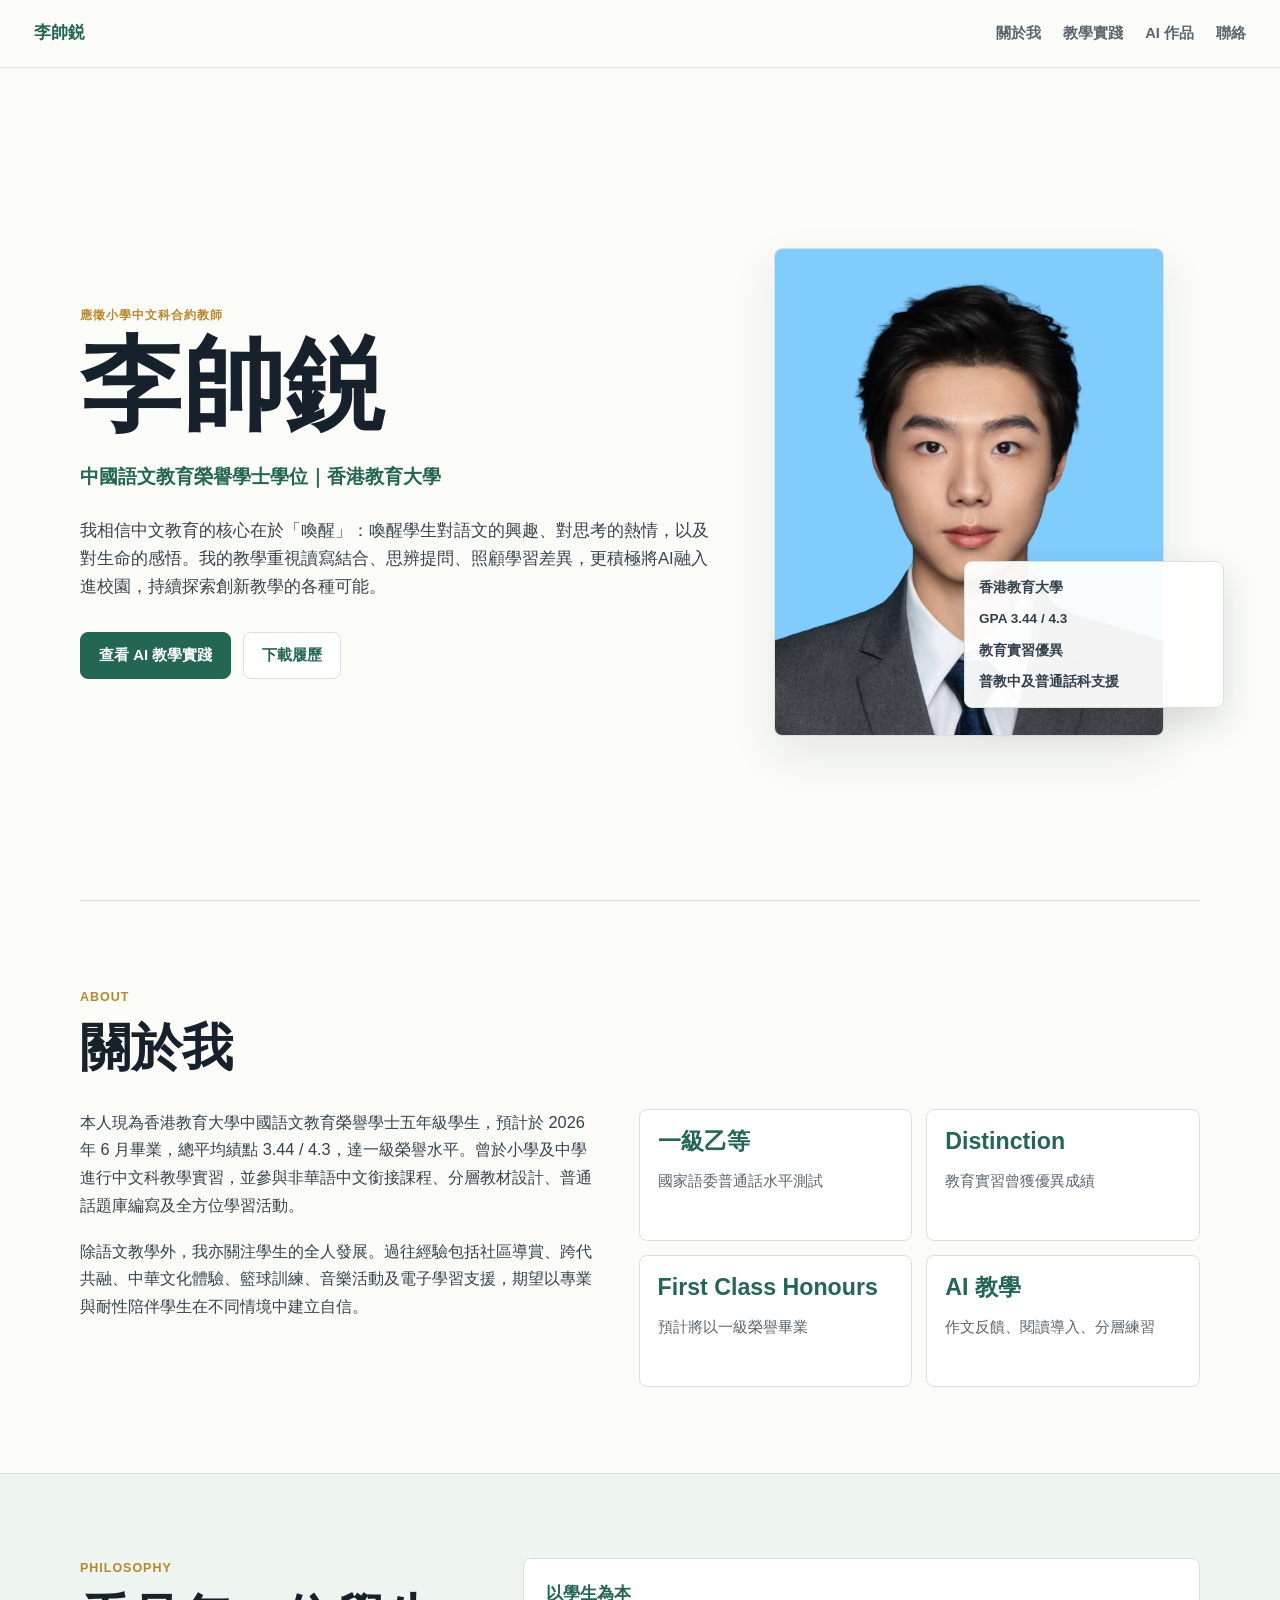
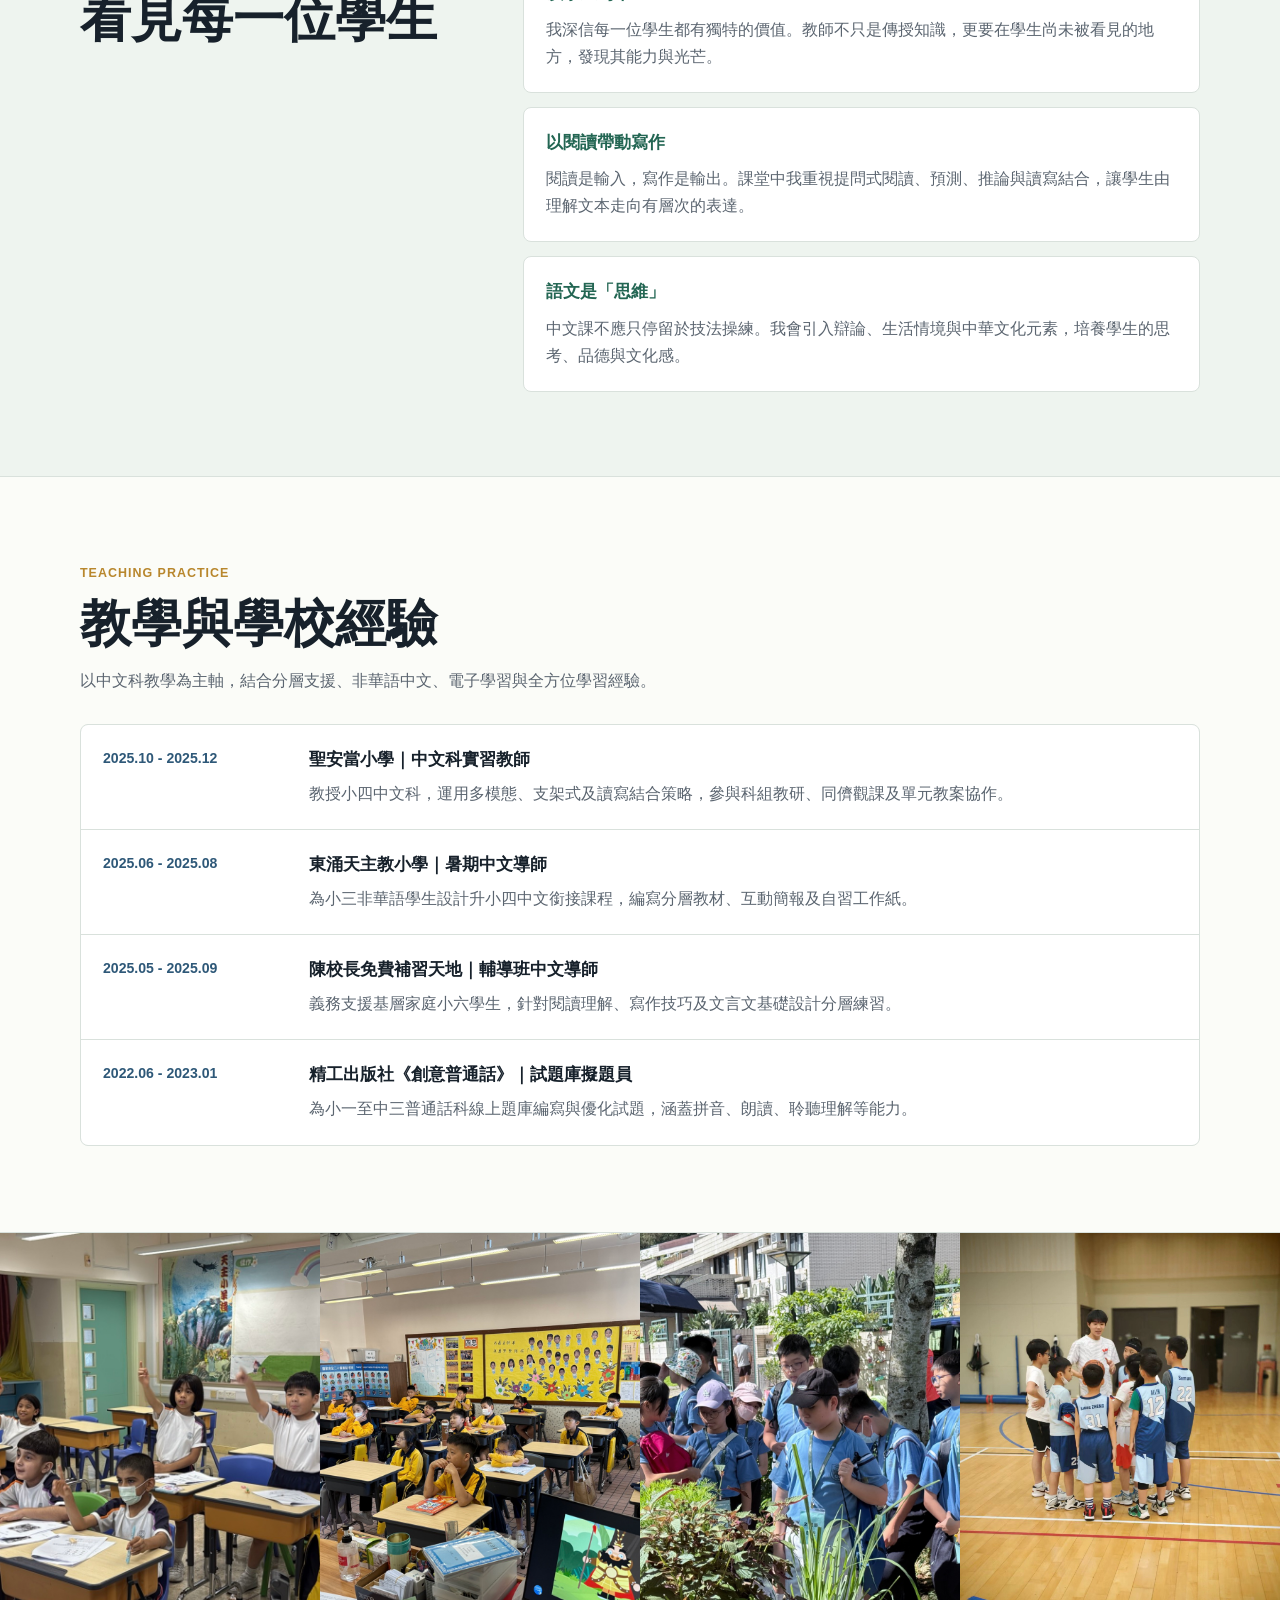
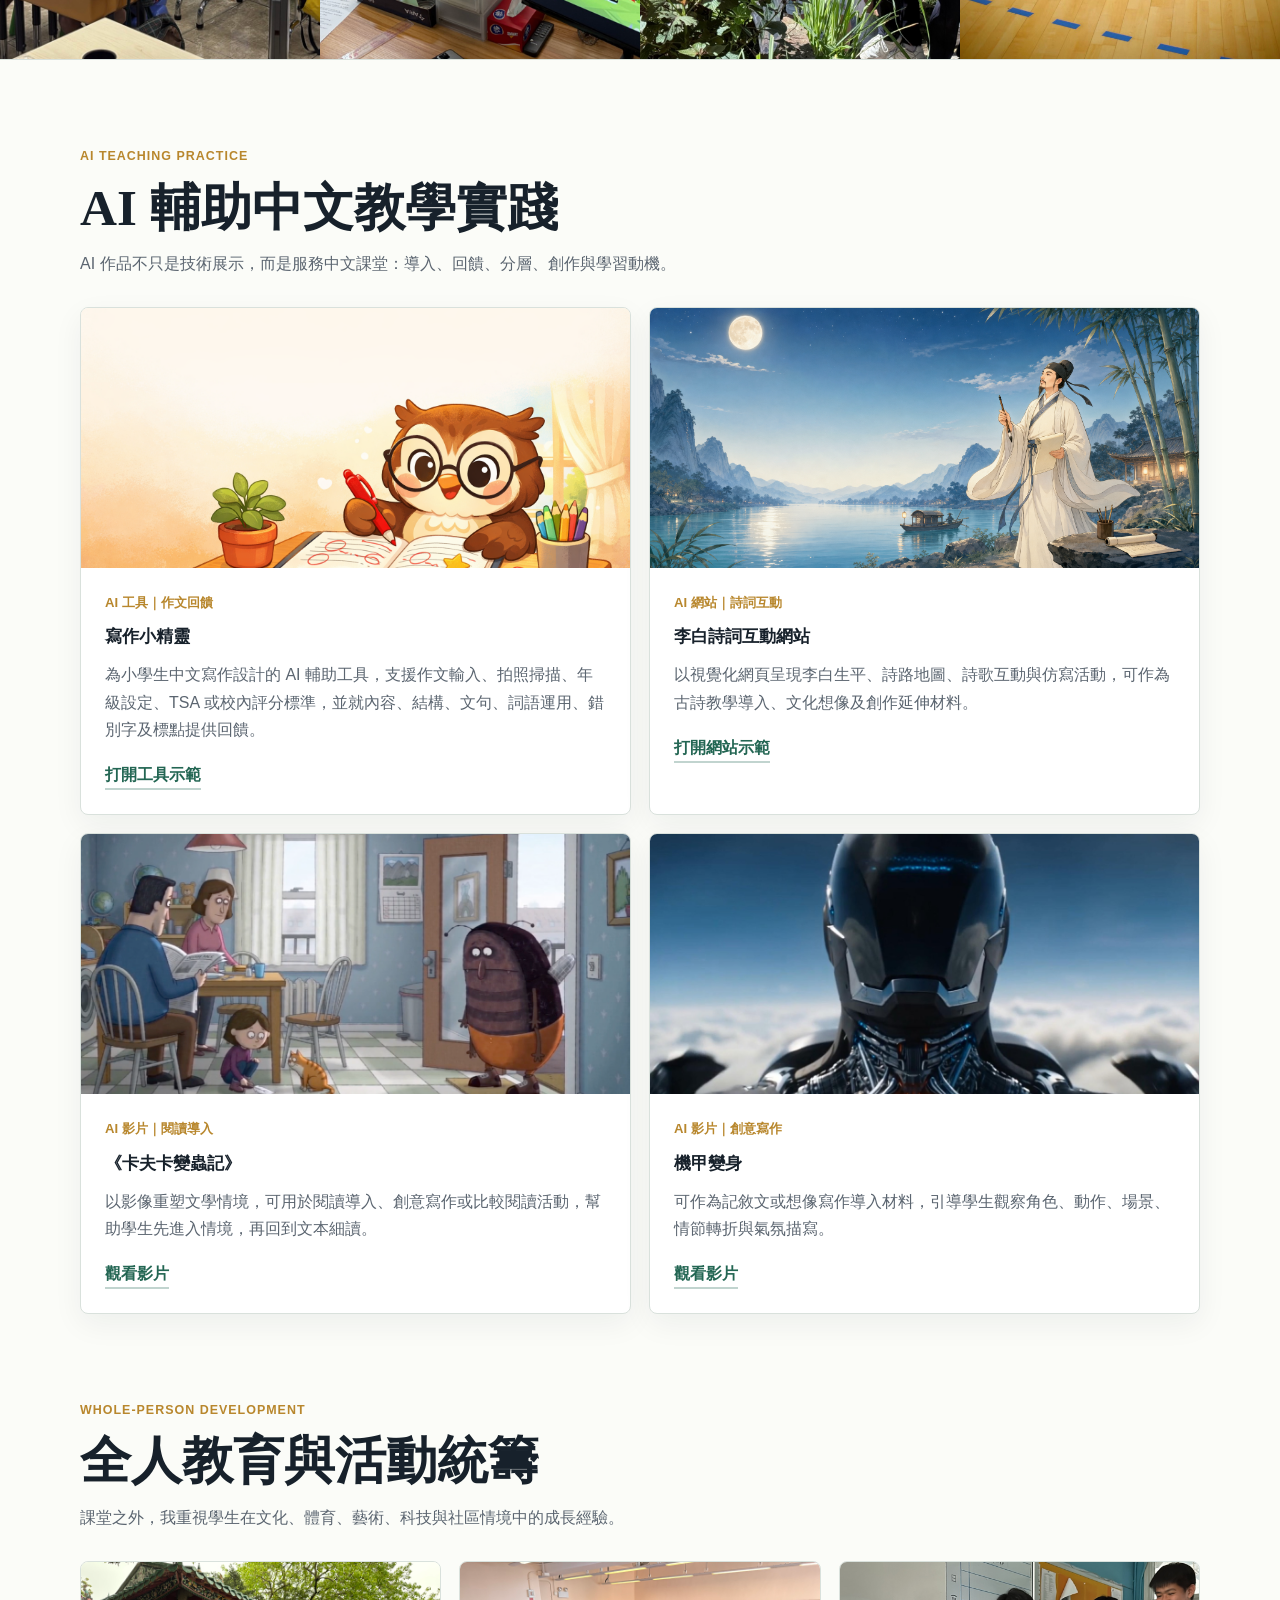
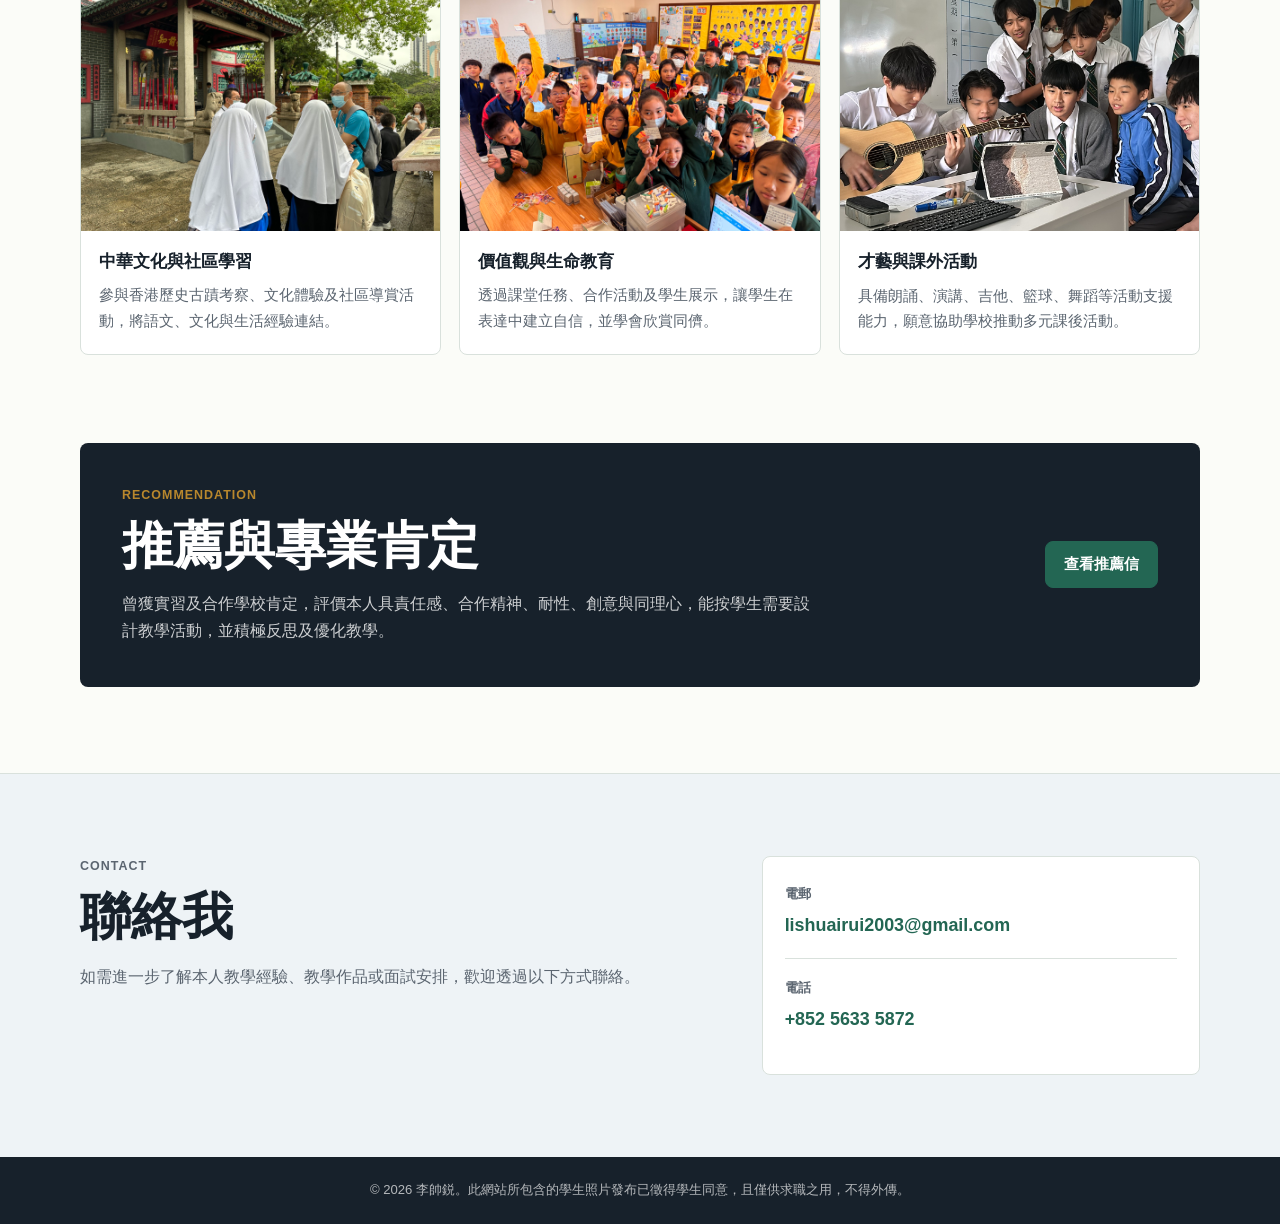
<file: index.html>
<!DOCTYPE html>
<html lang="zh-HK">
<head>
  <meta charset="UTF-8">
  <meta name="viewport" content="width=device-width, initial-scale=1.0">
  <title>李帥鋭｜小學中文科教師申請作品集</title>
  <meta name="description" content="李帥鋭小學中文科教師申請作品集，展示中文教學經驗、教育理念、AI 輔助教學實踐與全人發展活動經驗。">
  <link rel="stylesheet" href="styles.css">
</head>
<body>
  <header class="site-header">
    <a class="brand" href="#top" aria-label="返回首頁">李帥鋭</a>
    <nav class="main-nav" aria-label="主要導覽">
      <a href="#about">關於我</a>
      <a href="#practice">教學實踐</a>
      <a href="#ai">AI 作品</a>
      <a href="#contact">聯絡</a>
    </nav>
  </header>

  <main id="top">
    <section class="hero section-shell">
      <div class="hero-copy">
        <p class="eyebrow">應徵小學中文科合約教師</p>
        <h1>李帥鋭</h1>
        <p class="hero-lead">中國語文教育榮譽學士學位｜香港教育大學</p>
        <p class="hero-text">
          我相信中文教育的核心在於「喚醒」：喚醒學生對語文的興趣、對思考的熱情，以及對生命的感悟。我的教學重視讀寫結合、思辨提問、照顧學習差異，更積極將AI融入進校園，持續探索創新教學的各種可能。
        </p>
        <div class="hero-actions" aria-label="主要操作">
          <a class="button primary" href="#ai">查看 AI 教學實踐</a>
          <a class="button secondary" href="assets/docs/resume.pdf">下載履歷</a>
        </div>
      </div>
      <div class="hero-visual" aria-label="個人形象照與重點資歷">
        <img class="portrait" src="assets/images/formal-photo.jpg" alt="李帥鋭正式個人照">
        <div class="hero-facts">
          <span>香港教育大學</span>
          <span>GPA 3.44 / 4.3</span>
          <span>教育實習優異</span>
          <span>普教中及普通話科支援</span>
        </div>
      </div>
    </section>

    <section id="about" class="about section-shell">
      <div class="section-heading">
        <p class="eyebrow">About</p>
        <h2>關於我</h2>
      </div>
      <div class="about-layout">
        <div class="about-copy">
          <p>
            本人現為香港教育大學中國語文教育榮譽學士五年級學生，預計於 2026 年 6 月畢業，總平均績點 3.44 / 4.3，達一級榮譽水平。曾於小學及中學進行中文科教學實習，並參與非華語中文銜接課程、分層教材設計、普通話題庫編寫及全方位學習活動。
          </p>
          <p>
            除語文教學外，我亦關注學生的全人發展。過往經驗包括社區導賞、跨代共融、中華文化體驗、籃球訓練、音樂活動及電子學習支援，期望以專業與耐性陪伴學生在不同情境中建立自信。
          </p>
        </div>
        <div class="strength-grid">
          <article class="stat-card">
            <strong>一級乙等</strong>
            <span>國家語委普通話水平測試</span>
          </article>
          <article class="stat-card">
            <strong>Distinction</strong>
            <span>教育實習曾獲優異成績</span>
          </article>
          <article class="stat-card">
            <strong>First Class Honours</strong>
            <span>預計將以一級榮譽畢業</span>
          </article>
          <article class="stat-card">
            <strong>AI 教學</strong>
            <span>作文反饋、閱讀導入、分層練習</span>
          </article>
        </div>
      </div>
    </section>

    <section class="philosophy">
      <div class="section-shell split-section">
        <div class="section-heading">
          <p class="eyebrow">Philosophy</p>
          <h2>看見每一位學生</h2>
        </div>
        <div class="philosophy-grid">
          <article class="info-card">
            <h3>以學生為本</h3>
            <p>我深信每一位學生都有獨特的價值。教師不只是傳授知識，更要在學生尚未被看見的地方，發現其能力與光芒。</p>
          </article>
          <article class="info-card">
            <h3>以閱讀帶動寫作</h3>
            <p>閱讀是輸入，寫作是輸出。課堂中我重視提問式閱讀、預測、推論與讀寫結合，讓學生由理解文本走向有層次的表達。</p>
          </article>
          <article class="info-card">
            <h3>語文是「思維」</h3>
            <p>中文課不應只停留於技法操練。我會引入辯論、生活情境與中華文化元素，培養學生的思考、品德與文化感。</p>
          </article>
        </div>
      </div>
    </section>

    <section id="practice" class="section-shell">
      <div class="section-heading wide-heading">
        <p class="eyebrow">Teaching Practice</p>
        <h2>教學與學校經驗</h2>
        <p>以中文科教學為主軸，結合分層支援、非華語中文、電子學習與全方位學習經驗。</p>
      </div>
      <div class="timeline">
        <article class="timeline-item">
          <span>2025.10 - 2025.12</span>
          <div>
            <h3>聖安當小學｜中文科實習教師</h3>
            <p>教授小四中文科，運用多模態、支架式及讀寫結合策略，參與科組教研、同儕觀課及單元教案協作。</p>
          </div>
        </article>
        <article class="timeline-item">
          <span>2025.06 - 2025.08</span>
          <div>
            <h3>東涌天主教小學｜暑期中文導師</h3>
            <p>為小三非華語學生設計升小四中文銜接課程，編寫分層教材、互動簡報及自習工作紙。</p>
          </div>
        </article>
        <article class="timeline-item">
          <span>2025.05 - 2025.09</span>
          <div>
            <h3>陳校長免費補習天地｜輔導班中文導師</h3>
            <p>義務支援基層家庭小六學生，針對閱讀理解、寫作技巧及文言文基礎設計分層練習。</p>
          </div>
        </article>
        <article class="timeline-item">
          <span>2022.06 - 2023.01</span>
          <div>
            <h3>精工出版社《創意普通話》｜試題庫擬題員</h3>
            <p>為小一至中三普通話科線上題庫編寫與優化試題，涵蓋拼音、朗讀、聆聽理解等能力。</p>
          </div>
        </article>
      </div>
    </section>

    <section class="photo-band">
      <div class="photo-band-track" aria-label="教學場景照片">
        <img src="assets/images/chinese-reading-class.jpg" alt="中文課堂閱讀導入情境">
        <img src="assets/images/classroom-vr.jpg" alt="學生在課堂中使用 VR 進行學習">
        <img src="assets/images/outdoor-learning.jpg" alt="戶外學習與學生觀察植物">
        <img src="assets/images/basketball-coaching.jpg" alt="籃球訓練中與小學生講解活動">
      </div>
    </section>

    <section id="ai" class="section-shell">
      <div class="section-heading wide-heading">
        <p class="eyebrow">AI Teaching Practice</p>
        <h2>AI 輔助中文教學實踐</h2>
        <p>AI 作品不只是技術展示，而是服務中文課堂：導入、回饋、分層、創作與學習動機。</p>
      </div>
      <div class="work-grid">
        <article class="work-card">
          <div class="work-media tool-preview">
            <img src="assets/images/writing-fairy-revised.jpeg" alt="寫作小精靈作文回饋介面">
          </div>
          <div class="work-body">
            <p class="work-type">AI 工具｜作文回饋</p>
            <h3>寫作小精靈</h3>
            <p>為小學生中文寫作設計的 AI 輔助工具，支援作文輸入、拍照掃描、年級設定、TSA 或校內評分標準，並就內容、結構、文句、詞語運用、錯別字及標點提供回饋。</p>
            <a class="text-link" href="assets/tools/chinese-writing-tool.html">打開工具示範</a>
          </div>
        </article>
        <article class="work-card">
          <div class="work-media">
            <img src="assets/tools/li-bai-website/assets/li-bai-hero.png" alt="李白互動詩詞網站封面">
          </div>
          <div class="work-body">
            <p class="work-type">AI 網站｜詩詞互動</p>
            <h3>李白詩詞互動網站</h3>
            <p>以視覺化網頁呈現李白生平、詩路地圖、詩歌互動與仿寫活動，可作為古詩教學導入、文化想像及創作延伸材料。</p>
            <a class="text-link" href="assets/tools/li-bai-website/index.html">打開網站示範</a>
          </div>
        </article>
        <article class="work-card">
          <div class="work-media">
            <img src="assets/images/kafka-cover.png" alt="卡夫卡變蟲記 AI 影片封面">
          </div>
          <div class="work-body">
            <p class="work-type">AI 影片｜閱讀導入</p>
            <h3>《卡夫卡變蟲記》</h3>
            <p>以影像重塑文學情境，可用於閱讀導入、創意寫作或比較閱讀活動，幫助學生先進入情境，再回到文本細讀。</p>
            <a class="text-link" href="https://drive.google.com/file/d/1OxRETeHeD7f1GomCMQ-46sCEz4XbDshi/view?usp=sharing" target="_blank" rel="noopener">觀看影片</a>
          </div>
        </article>
        <article class="work-card">
          <div class="work-media">
            <img src="assets/images/mecha-cover.jpg" alt="機甲變身 AI 影片封面">
          </div>
          <div class="work-body">
            <p class="work-type">AI 影片｜創意寫作</p>
            <h3>機甲變身</h3>
            <p>可作為記敘文或想像寫作導入材料，引導學生觀察角色、動作、場景、情節轉折與氣氛描寫。</p>
            <a class="text-link" href="https://drive.google.com/file/d/1rdvP7veJWL3ZlYqtC1KH3fPCLOTjq5Hy/view?usp=sharing" target="_blank" rel="noopener">觀看影片</a>
          </div>
        </article>
      </div>
    </section>

    <section class="section-shell">
      <div class="section-heading wide-heading">
        <p class="eyebrow">Whole-person Development</p>
        <h2>全人教育與活動統籌</h2>
        <p>課堂之外，我重視學生在文化、體育、藝術、科技與社區情境中的成長經驗。</p>
      </div>
      <div class="activity-grid">
        <article class="activity-card">
          <img src="assets/images/cultural-visit.jpg" alt="中華文化考察活動">
          <h3>中華文化與社區學習</h3>
          <p>參與香港歷史古蹟考察、文化體驗及社區導賞活動，將語文、文化與生活經驗連結。</p>
        </article>
        <article class="activity-card">
          <img src="assets/images/classroom-celebration.jpg" alt="學生展示課堂成果">
          <h3>價值觀與生命教育</h3>
          <p>透過課堂任務、合作活動及學生展示，讓學生在表達中建立自信，並學會欣賞同儕。</p>
        </article>
        <article class="activity-card">
          <img src="assets/images/music-learning.jpg" alt="音樂活動與學生互動">
          <h3>才藝與課外活動</h3>
          <p>具備朗誦、演講、吉他、籃球、舞蹈等活動支援能力，願意協助學校推動多元課後活動。</p>
        </article>
      </div>
    </section>

    <section class="recommendation section-shell">
      <div class="recommendation-copy">
        <p class="eyebrow">Recommendation</p>
        <h2>推薦與專業肯定</h2>
        <p>曾獲實習及合作學校肯定，評價本人具責任感、合作精神、耐性、創意與同理心，能按學生需要設計教學活動，並積極反思及優化教學。</p>
      </div>
      <div class="doc-actions">
        <a class="button primary" href="assets/docs/recommendation.pdf">查看推薦信</a>
      </div>
    </section>

    <section id="contact" class="contact-section">
      <div class="section-shell contact-layout">
        <div>
          <p class="eyebrow">Contact</p>
          <h2>聯絡我</h2>
          <p>如需進一步了解本人教學經驗、教學作品或面試安排，歡迎透過以下方式聯絡。</p>
        </div>
        <div class="contact-panel">
          <a class="contact-link" href="mailto:lishuairui2003@gmail.com">
            <span>電郵</span>
            lishuairui2003@gmail.com
          </a>
          <a class="contact-link" href="tel:+85256335872">
            <span>電話</span>
            +852 5633 5872
          </a>
        </div>
      </div>
    </section>
  </main>

  <footer class="site-footer">
    <p>© 2026 李帥鋭。此網站所包含的學生照片發布已徵得學生同意，且僅供求職之用，不得外傳。</p>
  </footer>
</body>
</html>
</file>
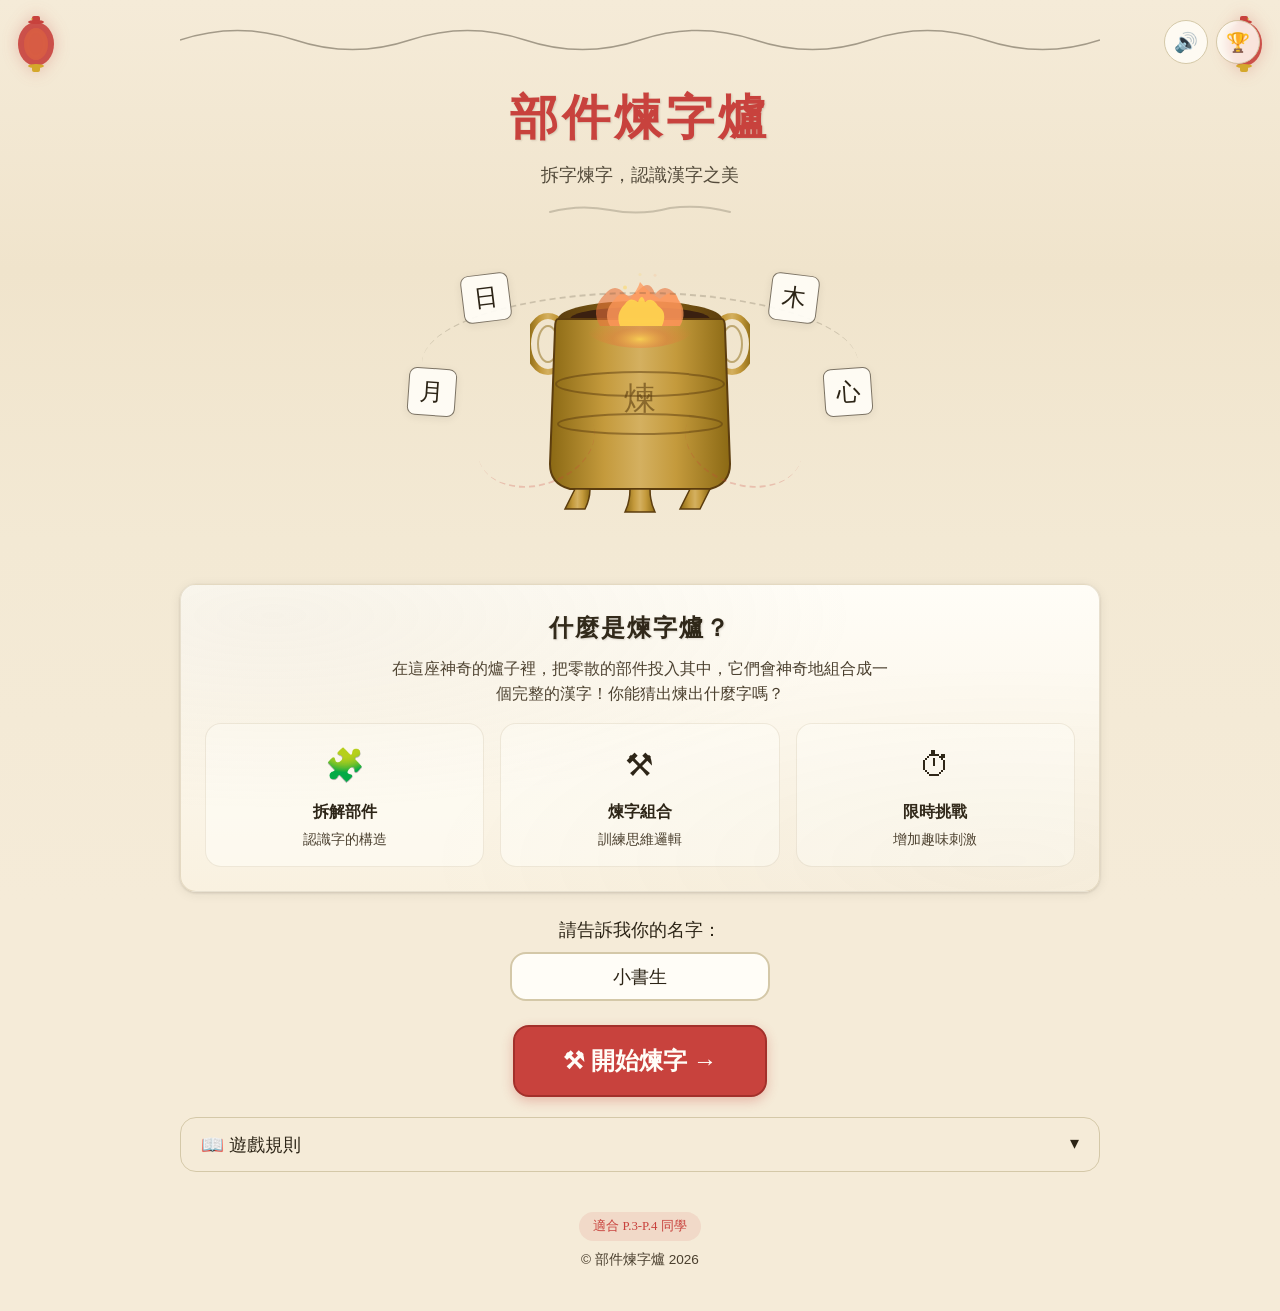
<file: bu-jian-lian-zi-lu/index.html>
<!DOCTYPE html>
<html lang="zh-HK">
<head>
<meta charset="UTF-8">
<meta name="viewport" content="width=device-width, initial-scale=1.0">
<title>部件煉字爐 — 拆字煉字，認識漢字之美</title>
<style>
/* ============================================================
   CSS 變數系統
   ============================================================ */
:root {
  --paper-cream: #F5EBD8;
  --paper-dark: #E8DCC8;
  --paper-darker: #D4C8A8;
  --ink-black: #2C2416;
  --ink-light: #4A3F2E;
  --cinnabar-red: #C8423D;
  --cinnabar-dark: #A3302B;
  --bamboo-green: #6B8E4E;
  --bamboo-light: #8AB86A;
  --tea-gold: #D4A82C;
  --tea-gold-light: #E8C44A;
  --blue-porcelain: #3A6B8C;
  --forge-orange: #E8743C;
  --forge-orange-bright: #FF9A5C;
  --forge-orange-dark: #C55A2A;
  --flame-yellow: #FFD54F;
  --white: #FFFDF7;
  --shadow-light: rgba(44,36,22,0.08);
  --shadow-medium: rgba(44,36,22,0.15);
  --shadow-heavy: rgba(44,36,22,0.25);
  --radius-sm: 8px;
  --radius-md: 16px;
  --radius-lg: 24px;
  --font-brush: '標楷體','DFKai-SB','KaiTi','STKaiti','TW-Kai',serif;
  --font-body: '思源黑體','Noto Sans TC','微軟正黑體','Microsoft JhengHei','PingFang TC',sans-serif;
  --transition-normal: 0.3s ease;
  --transition-slow: 0.6s ease;
}

/* ============================================================
   全域 Reset & 基礎
   ============================================================ */
*, *::before, *::after {
  box-sizing: border-box;
  margin: 0;
  padding: 0;
}

html {
  font-size: 16px;
  scroll-behavior: smooth;
}

body {
  font-family: var(--font-body);
  background-color: var(--paper-cream);
  color: var(--ink-black);
  min-height: 100vh;
  overflow-x: hidden;
  line-height: 1.6;
  -webkit-font-smoothing: antialiased;
}

/* 宣紙紋理背景 */
body::before {
  content: '';
  position: fixed;
  inset: 0;
  z-index: 0;
  pointer-events: none;
  background:
    /* 底層米白 */
    linear-gradient(180deg, #F5EBD8 0%, #F0E4CC 30%, #F3E9D4 60%, #F5EBD8 100%),
    /* 紙張纖維紋理 */
    repeating-linear-gradient(
      0deg,
      transparent,
      transparent 2px,
      rgba(180,160,120,0.03) 2px,
      rgba(180,160,120,0.03) 4px
    ),
    /* 泛黃斑點 */
    radial-gradient(ellipse at 15% 20%, rgba(180,150,100,0.08) 0%, transparent 50%),
    radial-gradient(ellipse at 85% 60%, rgba(160,130,80,0.06) 0%, transparent 50%),
    radial-gradient(ellipse at 40% 80%, rgba(170,140,90,0.05) 0%, transparent 40%),
    radial-gradient(circle at 60% 15%, rgba(180,150,100,0.04) 0%, transparent 30%),
    /* 細微噪點 */
    url("data:image/svg+xml,%3Csvg width='200' height='200' xmlns='http://www.w3.org/2000/svg'%3E%3Cfilter id='n'%3E%3CfeTurbulence type='fractalNoise' baseFrequency='0.65' numOctaves='3' stitchTiles='stitch'/%3E%3C/filter%3E%3Crect width='100%25' height='100%25' filter='url(%23n)' opacity='0.03'/%3E%3C/svg%3E");
  background-size: 100% 100%, 100% 8px, 100% 100%, 100% 100%, 100% 100%, 100% 100%, 200px 200px;
}

/* ============================================================
   共用 Class
   ============================================================ */
.paper-card {
  background: linear-gradient(180deg, #FFFDF7 0%, #F9F1E0 100%);
  border: 1px solid rgba(180,160,120,0.3);
  border-radius: var(--radius-md);
  padding: 24px;
  box-shadow: 0 2px 12px var(--shadow-light), 0 1px 3px var(--shadow-medium);
  position: relative;
}

.paper-card::after {
  content: '';
  position: absolute;
  inset: 0;
  border-radius: inherit;
  pointer-events: none;
  background:
    radial-gradient(ellipse at 10% 10%, rgba(180,160,120,0.1) 0%, transparent 50%),
    radial-gradient(ellipse at 90% 90%, rgba(180,160,120,0.06) 0%, transparent 50%);
}

.ink-button {
  display: inline-flex;
  align-items: center;
  justify-content: center;
  gap: 8px;
  font-family: var(--font-brush);
  font-size: 1.25rem;
  font-weight: bold;
  color: var(--white);
  background: var(--cinnabar-red);
  border: 2px solid var(--cinnabar-dark);
  border-radius: var(--radius-md);
  padding: 14px 32px;
  cursor: pointer;
  position: relative;
  overflow: hidden;
  transition: all var(--transition-normal);
  box-shadow: 0 4px 12px rgba(200,66,61,0.3);
  min-height: 48px;
  min-width: 48px;
  user-select: none;
  -webkit-tap-highlight-color: transparent;
}

.ink-button:hover {
  background: var(--cinnabar-dark);
  transform: translateY(-2px) rotate(-1deg);
  box-shadow: 0 6px 20px rgba(200,66,61,0.4);
}

.ink-button:active {
  transform: translateY(1px) scale(0.97);
  box-shadow: 0 2px 6px rgba(200,66,61,0.3);
  transition: all 0.1s ease;
}

/* 印章效果 */
.seal-stamp {
  display: inline-flex;
  align-items: center;
  justify-content: center;
  font-family: var(--font-brush);
  color: var(--cinnabar-red);
  border: 3px solid var(--cinnabar-red);
  border-radius: var(--radius-sm);
  padding: 8px 18px;
  position: relative;
  transform: rotate(-3deg);
  box-shadow:
    inset 0 0 0 2px var(--paper-cream),
    inset 0 0 0 3px var(--cinnabar-red);
}

.brush-title {
  font-family: var(--font-brush);
  font-weight: bold;
  letter-spacing: 0.08em;
  text-shadow: 1px 1px 2px rgba(44,36,22,0.15);
}

.child-friendly {
  border-radius: var(--radius-md);
  font-size: 1.1rem;
  min-height: 48px;
  min-width: 48px;
}

.flame-border {
  position: relative;
}

.flame-border::before {
  content: '';
  position: absolute;
  inset: -4px;
  border-radius: inherit;
  padding: 4px;
  background: linear-gradient(180deg, var(--forge-orange), var(--flame-yellow), var(--forge-orange));
  -webkit-mask: linear-gradient(#fff 0 0) content-box, linear-gradient(#fff 0 0);
  -webkit-mask-composite: xor;
  mask-composite: exclude;
  pointer-events: none;
  animation: flameBorderPulse 2s ease-in-out infinite;
}

/* ============================================================
   佈局容器
   ============================================================ */
.app-container {
  position: relative;
  z-index: 1;
  max-width: 960px;
  margin: 0 auto;
  padding: 20px;
  min-height: 100vh;
}

.screen {
  display: none;
  animation: fadeIn 0.4s ease;
}

.screen.active {
  display: block;
}

body:has(#screen-game.active) .lantern-container {
  display: none;
}

@keyframes fadeIn {
  from { opacity: 0; transform: translateY(12px); }
  to   { opacity: 1; transform: translateY(0); }
}

/* ============================================================
   雲紋 + 燈籠裝飾
   ============================================================ */
.cloud-pattern {
  width: 100%;
  height: 40px;
  overflow: hidden;
  opacity: 0.25;
}

.cloud-pattern svg {
  width: 100%;
  height: 100%;
}

.lantern-container {
  position: fixed;
  top: 16px;
  z-index: 10;
  pointer-events: none;
}

.lantern-container.left  { left: 16px; }
.lantern-container.right { right: 16px; }

.lantern {
  width: 40px;
  height: 56px;
  animation: lanternSway 5s ease-in-out infinite;
  transform-origin: top center;
  filter: drop-shadow(0 0 8px rgba(200,66,61,0.3));
}

.lantern-container.right .lantern {
  animation-delay: -2.5s;
}

@keyframes lanternSway {
  0%, 100% { transform: rotate(-5deg); }
  50%      { transform: rotate(5deg); }
}

@media (max-width: 600px) {
  .lantern { width: 28px; height: 42px; }
  .lantern-container.left  { left: 4px; }
  .lantern-container.right { right: 4px; }
}

/* ============================================================
   首頁
   ============================================================ */
.home-header {
  text-align: center;
  padding: 20px 0 10px;
}

.home-title {
  font-size: 3rem;
  color: var(--cinnabar-red);
  margin-bottom: 4px;
}

.home-subtitle {
  font-size: 1.15rem;
  color: var(--ink-black);
  font-family: var(--font-brush);
  opacity: 0.8;
}

.brush-divider {
  width: 200px;
  height: 20px;
  margin: 12px auto;
  opacity: 0.4;
}

/* 煉字爐視覺 */
.forge-visual {
  display: flex;
  justify-content: center;
  align-items: center;
  padding: 20px 0;
  position: relative;
  height: 320px;
}

.forge-svg {
  width: 220px;
  height: 280px;
  position: relative;
  z-index: 2;
}

/* 火焰動畫 */
.flame-layer {
  animation: flicker 0.8s ease-in-out infinite alternate;
  transform-origin: center bottom;
}

.flame-layer:nth-child(2) {
  animation-duration: 0.6s;
  animation-delay: -0.2s;
}

.flame-layer:nth-child(3) {
  animation-duration: 1s;
  animation-delay: -0.4s;
}

@keyframes flicker {
  0%   { transform: scaleY(1) scaleX(1); opacity: 0.9; }
  25%  { transform: scaleY(1.08) scaleX(0.95); opacity: 1; }
  50%  { transform: scaleY(0.95) scaleX(1.05); opacity: 0.85; }
  75%  { transform: scaleY(1.1) scaleX(0.92); opacity: 1; }
  100% { transform: scaleY(1.02) scaleX(1.02); opacity: 0.9; }
}

/* 部件投入路徑 */
.part-stream {
  position: absolute;
  width: 520px;
  height: 210px;
  top: 8px;
  left: 50%;
  transform: translateX(-50%);
  pointer-events: none;
  z-index: 3;
}

.stream-track {
  position: absolute;
  inset: 20px 42px 48px;
  border-top: 2px dashed rgba(74,63,46,0.22);
  border-radius: 50% 50% 0 0;
  transform: translateY(20px);
}

.stream-track::before,
.stream-track::after {
  content: '';
  position: absolute;
  bottom: -52px;
  width: 120px;
  height: 88px;
  border-bottom: 2px dashed rgba(200,66,61,0.24);
  border-radius: 0 0 50% 50%;
}

.stream-track::before {
  left: 54px;
  transform: rotate(-18deg);
}

.stream-track::after {
  right: 54px;
  transform: rotate(18deg);
}

.stream-part {
  position: absolute;
  width: 48px;
  height: 48px;
  display: flex;
  align-items: center;
  justify-content: center;
  font-family: var(--font-brush);
  font-size: 1.5rem;
  color: var(--ink-black);
  background: rgba(255,253,247,0.92);
  border: 1.5px solid rgba(74,63,46,0.72);
  border-radius: 8px;
  box-shadow: 0 2px 8px var(--shadow-light);
  animation: streamFloat 3.2s ease-in-out infinite;
}

.part-left-top {
  top: 22px;
  left: 82px;
  transform: rotate(-7deg);
}

.part-left-mid {
  top: 116px;
  left: 28px;
  transform: rotate(4deg);
  animation-delay: -0.8s;
}

.part-right-top {
  top: 22px;
  right: 82px;
  transform: rotate(7deg);
  animation-delay: -1.6s;
}

.part-right-mid {
  top: 116px;
  right: 28px;
  transform: rotate(-4deg);
  animation-delay: -2.4s;
}

@keyframes streamFloat {
  0%, 100% { translate: 0 0; }
  50%      { translate: 0 -8px; }
}

/* 介紹卡片 */
.intro-section {
  margin: 20px 0;
}

.intro-section .paper-card {
  text-align: center;
}

.intro-section h3 {
  font-family: var(--font-brush);
  font-size: 1.5rem;
  margin-bottom: 8px;
  color: var(--ink-black);
}

.intro-section p {
  font-size: 1rem;
  color: var(--ink-light);
  max-width: 500px;
  margin: 0 auto 16px;
}

.feature-cards {
  display: grid;
  grid-template-columns: repeat(3, 1fr);
  gap: 16px;
  margin-top: 16px;
}

.feature-card {
  text-align: center;
  padding: 16px 12px;
  background: rgba(255,253,247,0.6);
  border-radius: var(--radius-md);
  border: 1px solid rgba(180,160,120,0.2);
}

.feature-card .icon {
  font-size: 2rem;
  margin-bottom: 8px;
}

.feature-card h4 {
  font-family: var(--font-brush);
  font-size: 1rem;
  color: var(--ink-black);
  margin-bottom: 4px;
}

.feature-card p {
  font-size: 0.85rem;
  color: var(--ink-light);
  margin: 0;
}

/* 名稱輸入 */
.name-section {
  margin: 24px 0;
  text-align: center;
}

.name-section label {
  display: block;
  font-family: var(--font-brush);
  font-size: 1.1rem;
  margin-bottom: 8px;
  color: var(--ink-black);
}

.name-input {
  font-family: var(--font-body);
  font-size: 1.1rem;
  padding: 12px 20px;
  border: 2px solid var(--paper-darker);
  border-radius: var(--radius-md);
  background: var(--white);
  color: var(--ink-black);
  text-align: center;
  width: 100%;
  max-width: 260px;
  transition: border-color var(--transition-normal);
  outline: none;
}

.name-input:focus {
  border-color: var(--cinnabar-red);
  box-shadow: 0 0 0 3px rgba(200,66,61,0.1);
}

/* 開始按鈕 */
.start-section {
  text-align: center;
  margin: 20px 0;
}

.start-button {
  font-size: 1.5rem;
  padding: 18px 48px;
  animation: breathePulse 2.5s ease-in-out infinite;
}

@keyframes breathePulse {
  0%, 100% { box-shadow: 0 4px 12px rgba(200,66,61,0.3); }
  50%      { box-shadow: 0 6px 28px rgba(200,66,61,0.55), 0 0 0 8px rgba(200,66,61,0.08); }
}

/* 規則區 */
.rules-section {
  margin: 20px 0;
}

.rules-toggle {
  width: 100%;
  font-family: var(--font-brush);
  font-size: 1.15rem;
  color: var(--ink-black);
  background: transparent;
  border: 1px solid var(--paper-darker);
  border-radius: var(--radius-md);
  padding: 14px 20px;
  cursor: pointer;
  text-align: left;
  transition: background var(--transition-normal);
  min-height: 48px;
}

.rules-toggle:hover {
  background: rgba(180,160,120,0.1);
}

.rules-toggle::after {
  content: ' ▾';
  float: right;
  transition: transform var(--transition-normal);
}

.rules-toggle.open::after {
  transform: rotate(180deg);
}

.rules-content {
  max-height: 0;
  overflow: hidden;
  transition: max-height 0.5s ease, padding 0.5s ease;
  background: rgba(255,253,247,0.5);
  border-radius: 0 0 var(--radius-md) var(--radius-md);
}

.rules-content[hidden] {
  display: none;
}

.rules-content.open {
  max-height: 400px;
  padding: 16px 20px;
  border: 1px solid var(--paper-darker);
  border-top: none;
}

.rules-content ul {
  list-style: none;
  padding: 0;
}

.rules-content li {
  padding: 6px 0;
  padding-left: 24px;
  position: relative;
  font-size: 0.95rem;
}

.rules-content li::before {
  content: '◆';
  position: absolute;
  left: 0;
  color: var(--cinnabar-red);
  font-size: 0.6rem;
  top: 12px;
}

/* 歷史成績 */
.scores-section {
  margin: 20px 0;
  display: flex;
  gap: 16px;
  justify-content: center;
  flex-wrap: wrap;
}

.score-badge {
  display: flex;
  align-items: center;
  gap: 8px;
  font-family: var(--font-brush);
  font-size: 1.05rem;
  padding: 10px 20px;
  background: rgba(255,253,247,0.7);
  border-radius: var(--radius-md);
  border: 1px solid var(--paper-darker);
}

.score-badge .highlight {
  color: var(--cinnabar-red);
  font-size: 1.3rem;
  font-weight: bold;
}

/* 設定列 */
.settings-bar {
  position: fixed;
  top: 20px;
  right: 20px;
  z-index: 20;
  display: flex;
  gap: 8px;
}

.settings-btn {
  width: 44px;
  height: 44px;
  border-radius: 50%;
  border: 1.5px solid var(--paper-darker);
  background: rgba(255,253,247,0.85);
  cursor: pointer;
  font-size: 1.2rem;
  display: flex;
  align-items: center;
  justify-content: center;
  transition: all var(--transition-normal);
  backdrop-filter: blur(4px);
  -webkit-backdrop-filter: blur(4px);
}

.settings-btn:hover {
  background: var(--white);
  box-shadow: 0 2px 8px var(--shadow-medium);
}

.settings-btn.sound-off {
  opacity: 0.5;
}

/* 成就 Modal */
.modal-overlay {
  display: none;
  position: fixed;
  inset: 0;
  background: rgba(44,36,22,0.5);
  z-index: 100;
  justify-content: center;
  align-items: center;
  backdrop-filter: blur(2px);
  -webkit-backdrop-filter: blur(2px);
}

.modal-overlay.open {
  display: flex;
}

.modal {
  background: var(--white);
  border: 2px solid var(--paper-darker);
  border-radius: var(--radius-lg);
  padding: 28px;
  max-width: 400px;
  width: 90%;
  max-height: 80vh;
  display: flex;
  flex-direction: column;
  overflow: hidden;
  box-shadow: 0 8px 40px var(--shadow-heavy);
  animation: modalIn 0.3s ease;
}

@keyframes modalIn {
  from { opacity: 0; transform: scale(0.9) translateY(20px); }
  to   { opacity: 1; transform: scale(1) translateY(0); }
}

.modal h3 {
  font-family: var(--font-brush);
  font-size: 1.5rem;
  margin-bottom: 16px;
  text-align: center;
  flex: 0 0 auto;
}

.modal-body {
  min-height: 0;
  max-height: min(54vh, 520px);
  overflow-y: auto;
  padding-right: 4px;
  overscroll-behavior: contain;
}

.modal .achievement-item {
  display: flex;
  align-items: center;
  gap: 12px;
  padding: 10px;
  border-bottom: 1px solid var(--paper-darker);
}

.modal .achievement-item.locked {
  opacity: 0.4;
}

.modal .achievement-icon {
  font-size: 1.8rem;
}

.modal .achievement-info h4 {
  font-family: var(--font-brush);
  font-size: 1rem;
  margin: 0;
}

.modal .achievement-info p {
  font-size: 0.8rem;
  color: var(--ink-light);
  margin: 2px 0 0;
}

.modal-close {
  display: block;
  flex: 0 0 auto;
  margin: 16px auto 0;
  font-family: var(--font-brush);
  font-size: 1rem;
  color: var(--white);
  background: var(--ink-black);
  border: none;
  border-radius: var(--radius-sm);
  padding: 10px 28px;
  cursor: pointer;
  min-height: 44px;
  transition: background var(--transition-normal);
}

.modal-close:hover {
  background: var(--ink-light);
}

/* 底部 */
.home-footer {
  text-align: center;
  padding: 20px 0;
  color: var(--ink-light);
  font-size: 0.85rem;
  opacity: 0.7;
}

.home-footer .tag {
  display: inline-block;
  background: rgba(200,66,61,0.1);
  color: var(--cinnabar-red);
  padding: 4px 14px;
  border-radius: 20px;
  font-size: 0.8rem;
  font-family: var(--font-brush);
  margin-bottom: 8px;
}

/* ============================================================
   遊戲與結算畫面 (佔位)
   ============================================================ */
.placeholder-screen {
  display: flex;
  flex-direction: column;
  align-items: center;
  justify-content: center;
  min-height: 60vh;
  text-align: center;
}

.placeholder-screen h2 {
  font-family: var(--font-brush);
  font-size: 2rem;
  color: var(--ink-light);
  margin-bottom: 12px;
}

.placeholder-screen p {
  font-size: 1.1rem;
  color: var(--ink-light);
  opacity: 0.7;
}

.back-home-btn {
  margin-top: 20px;
  font-family: var(--font-brush);
  font-size: 1rem;
  color: var(--white);
  background: var(--ink-black);
  border: none;
  border-radius: var(--radius-sm);
  padding: 10px 28px;
  cursor: pointer;
  min-height: 48px;
  transition: background var(--transition-normal);
}

.back-home-btn:hover {
  background: var(--ink-light);
}

/* ============================================================
   stagger 載入動畫
   ============================================================ */
.stagger-item {
  opacity: 0;
  animation: staggerFadeIn 0.5s ease forwards;
}

@keyframes staggerFadeIn {
  from { opacity: 0; transform: translateY(16px); }
  to   { opacity: 1; transform: translateY(0); }
}

/* ============================================================
   無障礙 focus 樣式
   ============================================================ */
:focus-visible {
  outline: 3px solid var(--blue-porcelain);
  outline-offset: 3px;
}

/* ============================================================
   RWD
   ============================================================ */
@media (max-width: 768px) {
  .home-title {
    font-size: 2.2rem;
  }

  .home-subtitle {
    font-size: 1rem;
  }

  .feature-cards {
    grid-template-columns: 1fr;
    gap: 10px;
  }

  .forge-visual {
    height: 260px;
  }

  .forge-svg {
    width: 160px;
    height: 210px;
  }

  .part-stream {
    width: 360px;
    height: 176px;
    top: 4px;
  }

  .stream-track {
    inset: 18px 38px 44px;
  }

  .stream-track::before,
  .stream-track::after {
    width: 86px;
    height: 68px;
    bottom: -42px;
  }

  .stream-track::before { left: 34px; }
  .stream-track::after { right: 34px; }

  .stream-part {
    width: 40px;
    height: 40px;
    font-size: 1.2rem;
  }

  .part-left-top { top: 18px; left: 52px; }
  .part-left-mid { top: 96px; left: 18px; }
  .part-right-top { top: 18px; right: 52px; }
  .part-right-mid { top: 96px; right: 18px; }

  .settings-bar {
    top: 10px;
    right: 10px;
  }

  .lantern-container.left  { left: 2px; }
  .lantern-container.right { right: 2px; }
}

@media (max-width: 980px) {
  #screen-game .game-status-bar {
    padding-right: 106px;
  }
}

@media (max-width: 480px) {
  .app-container {
    padding: 12px;
  }

  .home-title {
    font-size: 1.8rem;
  }

  .home-subtitle {
    font-size: 0.9rem;
  }

  .forge-visual {
    height: 220px;
  }

  .forge-svg {
    width: 130px;
    height: 170px;
  }

  .part-stream {
    width: 190px;
    height: 122px;
    top: 16px;
  }

  .stream-track {
    inset: 12px 26px 30px;
  }

  .stream-track::before,
  .stream-track::after {
    display: none;
  }

  .stream-part {
    width: 34px;
    height: 34px;
    font-size: 1rem;
  }

  .part-left-top { top: 8px; left: 0; }
  .part-left-mid { top: 70px; left: 18px; }
  .part-right-top { top: 8px; right: 0; }
  .part-right-mid { top: 70px; right: 18px; }

  .ink-button {
    font-size: 1.1rem;
    padding: 12px 24px;
  }

  .start-button {
    font-size: 1.2rem;
    padding: 14px 32px;
  }

  .scores-section {
    flex-direction: column;
    align-items: center;
  }
}

/* ============================================================
   遊戲畫面 CSS
   ============================================================ */

/* -- 遊戲狀態列 -- */
.game-status-bar {
  display: flex;
  align-items: center;
  justify-content: space-between;
  gap: 12px;
  padding: 10px 0;
  flex-wrap: wrap;
}
.game-back-btn {
  font-size: 0.95rem;
  padding: 8px 18px;
  background: var(--ink-black);
  border-color: var(--ink-black);
  box-shadow: none;
}
.game-back-btn:hover { background: var(--ink-light); }
.q-counter {
  font-family: var(--font-brush);
  font-size: 1.1rem;
  color: var(--ink-black);
}
.q-counter strong { color: var(--cinnabar-red); font-size: 1.3rem; }
.score-display {
  font-family: var(--font-brush);
  font-size: 1.05rem;
  color: var(--ink-black);
}
.score-display strong { color: var(--cinnabar-red); font-size: 1.3rem; }

/* -- 倒數計時 -- */
.timer-section {
  margin: 12px 0 8px;
  text-align: center;
}
.timer-digit {
  font-family: var(--font-brush);
  font-size: 2.25rem;
  color: var(--ink-black);
  transition: color 0.3s;
  line-height: 1.2;
}
.timer-digit.warning { color: var(--tea-gold); }
.timer-digit.danger {
  color: var(--cinnabar-red);
  animation: pulseFast 0.5s ease-in-out infinite;
}
.timer-bar-outer {
  width: 100%;
  height: 18px;
  background: rgba(180,160,120,0.2);
  border-radius: 10px;
  overflow: hidden;
  margin-top: 4px;
  border: 1px solid var(--paper-darker);
}
.timer-bar-inner {
  height: 100%;
  width: 100%;
  border-radius: 10px;
  transition: width 0.95s linear, background 0.5s;
  background: var(--bamboo-green);
}
.timer-bar-inner.gold { background: var(--tea-gold); }
.timer-bar-inner.red  { background: var(--cinnabar-red); }
.timer-bar-inner.danger {
  animation: barPulse 0.4s ease-in-out infinite;
  background: linear-gradient(90deg, var(--cinnabar-red), var(--forge-orange), var(--cinnabar-red));
  background-size: 200% 100%;
}
@keyframes barPulse {
  0%, 100% { filter: brightness(1); }
  50%      { filter: brightness(1.4); }
}

/* -- 連擊徽章 -- */
.combo-badge {
  position: absolute;
  top: 10px;
  right: 10px;
  font-family: var(--font-brush);
  font-size: 1rem;
  color: var(--white);
  background: linear-gradient(135deg, var(--forge-orange), var(--tea-gold));
  padding: 6px 16px;
  border-radius: 20px;
  box-shadow: 0 2px 12px rgba(212,168,44,0.4);
  animation: comboJump 0.5s ease;
  z-index: 5;
}
@keyframes comboJump {
  0%   { transform: scale(0.5); opacity: 0; }
  60%  { transform: scale(1.2); }
  100% { transform: scale(1); opacity: 1; }
}

/* -- 題目區域 -- */
.question-area {
  position: relative;
  margin: 12px 0;
  padding: 20px 16px;
  text-align: center;
  min-height: 380px;
}
.parts-display h3 {
  font-family: var(--font-brush);
  font-size: 1.2rem;
  color: var(--ink-black);
  margin-bottom: 14px;
}
.parts-row {
  display: flex;
  align-items: center;
  justify-content: center;
  gap: 10px;
  flex-wrap: wrap;
  margin-bottom: 10px;
}
.part-card {
  display: flex;
  align-items: center;
  justify-content: center;
  width: 80px;
  height: 80px;
  font-family: var(--font-brush);
  font-size: 3rem;
  color: var(--ink-black);
  background: linear-gradient(180deg, #FFFDF7, #F5EBD8);
  border: 2px solid var(--cinnabar-red);
  border-radius: var(--radius-sm);
  box-shadow: 0 0 12px rgba(232,116,60,0.25);
  transition: all 0.5s ease;
  position: relative;
}
.part-card.fly-to-forge {
  animation: flyDown 0.5s ease-in forwards;
  pointer-events: none;
}
@keyframes flyDown {
  0%   { transform: translateY(0) scale(1); opacity: 1; }
  50%  { transform: translateY(30px) scale(0.7); opacity: 0.7; }
  100% { transform: translateY(60px) scale(0.3); opacity: 0; }
}
.plus-sign {
  font-family: var(--font-brush);
  font-size: 2rem;
  color: var(--cinnabar-red);
  font-weight: bold;
  user-select: none;
}

/* -- 迷你煉字爐 -- */
.mini-forge-area {
  position: relative;
  display: flex;
  flex-direction: column;
  align-items: center;
  margin-top: 6px;
}
.mini-forge-svg {
  width: 140px;
  height: 85px;
}
.forge-char-result {
  font-family: var(--font-brush);
  font-size: 3.5rem;
  color: var(--cinnabar-red);
  min-height: 70px;
  display: flex;
  align-items: center;
  justify-content: center;
  transition: all 0.4s ease;
}
.forge-char-result.revealed {
  animation: charReveal 0.6s ease;
}
@keyframes charReveal {
  0%   { transform: scale(0); opacity: 0; }
  60%  { transform: scale(1.3); }
  100% { transform: scale(1); opacity: 1; }
}
.forge-char-result .seal-stamp-mini {
  display: inline-block;
  font-size: 0.8rem;
  padding: 2px 10px;
  margin-left: 8px;
  vertical-align: middle;
  animation: stampDown 0.4s ease 0.3s both;
}
@keyframes stampDown {
  0%   { transform: scale(2) rotate(-15deg); opacity: 0; }
  100% { transform: scale(1) rotate(-3deg); opacity: 1; }
}

/* -- 選項網格 -- */
.options-grid {
  display: grid;
  grid-template-columns: repeat(3, 1fr);
  gap: 12px;
  margin-top: 16px;
}
.option-btn {
  position: relative;
  font-family: var(--font-brush);
  font-size: 2.5rem;
  padding: 14px 8px;
  min-height: 96px;
  background: linear-gradient(180deg, #FFFDF7, #F5EBD8);
  border: 2px solid var(--cinnabar-red);
  border-radius: var(--radius-md);
  cursor: pointer;
  transition: all 0.2s ease;
  color: var(--ink-black);
  box-shadow: 0 2px 8px var(--shadow-light);
  user-select: none;
  -webkit-tap-highlight-color: transparent;
}
.option-btn:hover:not(:disabled) {
  transform: translateY(-4px);
  box-shadow: 0 6px 16px rgba(200,66,61,0.25);
  border-color: var(--forge-orange);
}
.option-btn:active:not(:disabled) {
  transform: scale(0.95);
  transition: all 0.08s ease;
}
.option-btn:disabled {
  cursor: not-allowed;
}
.option-btn .key-hint {
  position: absolute;
  top: 4px;
  left: 8px;
  font-family: var(--font-body);
  font-size: 0.7rem;
  color: var(--ink-light);
  opacity: 0.5;
}
.option-btn.correct-pick {
  border-color: var(--bamboo-green) !important;
  background: linear-gradient(180deg, #E8F5E0, #C8E6C0) !important;
  animation: correctGlow 0.5s ease;
}
@keyframes correctGlow {
  0%, 100% { box-shadow: 0 0 8px rgba(107,142,78,0.3); }
  50%      { box-shadow: 0 0 24px rgba(107,142,78,0.7); }
}
.option-btn.wrong-pick {
  border-color: var(--cinnabar-red) !important;
  background: linear-gradient(180deg, #FDE8E8, #F8C8C8) !important;
  animation: shake 0.5s ease;
}
.option-btn.highlight-correct {
  border-color: var(--bamboo-green) !important;
  background: linear-gradient(180deg, #E8F5E0, #C8E6C0) !important;
  animation: correctPulse 0.8s ease 3;
}
@keyframes correctPulse {
  0%, 100% { box-shadow: 0 0 8px rgba(107,142,78,0.4); }
  50%      { box-shadow: 0 0 20px rgba(107,142,78,0.8); }
}
.option-btn.dimmed {
  opacity: 0.25;
  transform: scale(0.95);
}
@keyframes shake {
  0%, 100% { transform: translateX(0); }
  15%      { transform: translateX(-8px); }
  30%      { transform: translateX(8px); }
  45%      { transform: translateX(-6px); }
  60%      { transform: translateX(6px); }
  75%      { transform: translateX(-3px); }
  90%      { transform: translateX(3px); }
}

/* -- 工具列 -- */
.toolbar {
  display: flex;
  gap: 12px;
  justify-content: center;
  margin-top: 14px;
  flex-wrap: wrap;
}
.tool-btn {
  font-family: var(--font-brush);
  font-size: 1rem;
  padding: 10px 22px;
  min-height: 48px;
  border-radius: var(--radius-md);
  border: 1.5px solid var(--paper-darker);
  cursor: pointer;
  background: rgba(255,253,247,0.7);
  color: var(--ink-black);
  transition: all var(--transition-normal);
}
.tool-btn:hover:not(:disabled) {
  background: var(--white);
  box-shadow: 0 2px 8px var(--shadow-medium);
}
.tool-btn:disabled {
  opacity: 0.4;
  cursor: not-allowed;
}
.hint-btn { border-color: var(--blue-porcelain); color: var(--blue-porcelain); }
.skip-btn  { border-color: var(--ink-light); color: var(--ink-light); }

/* -- 逾時覆蓋層 -- */
.timeout-overlay {
  position: absolute;
  inset: 0;
  display: flex;
  align-items: center;
  justify-content: center;
  background: rgba(245,235,216,0.85);
  z-index: 10;
  border-radius: var(--radius-md);
  pointer-events: none;
}
.timeout-text {
  font-family: var(--font-brush);
  font-size: 3rem;
  color: var(--cinnabar-red);
  animation: pulseFast 0.6s ease-in-out 3;
}
@keyframes pulseFast {
  0%, 100% { transform: scale(1); opacity: 1; }
  50%      { transform: scale(1.1); opacity: 0.7; }
}

/* -- 解析卡片 -- */
.analysis-card {
  background: var(--white);
  border: 2px solid var(--paper-darker);
  border-radius: var(--radius-lg);
  padding: 28px 24px;
  max-width: 420px;
  width: 90%;
  max-height: 85vh;
  overflow-y: auto;
  text-align: center;
  box-shadow: 0 8px 40px var(--shadow-heavy);
  animation: modalIn 0.35s ease;
  position: relative;
}
.analysis-card .ac-seal {
  display: inline-block;
  font-family: var(--font-brush);
  color: var(--cinnabar-red);
  border: 2.5px solid var(--cinnabar-red);
  padding: 6px 16px;
  transform: rotate(-3deg);
  font-size: 1.1rem;
  margin-bottom: 10px;
  border-radius: var(--radius-sm);
}
.analysis-card .ac-char {
  font-family: var(--font-brush);
  font-size: 5rem;
  color: var(--cinnabar-red);
  line-height: 1.1;
}
.analysis-card .ac-divider {
  width: 60%;
  height: 1.5px;
  background: var(--paper-darker);
  margin: 10px auto;
}
.analysis-card .ac-detail {
  text-align: left;
  font-size: 0.95rem;
  color: var(--ink-black);
  line-height: 1.8;
}
.analysis-card .ac-detail span {
  display: inline-block;
  margin-right: 4px;
}
.analysis-card .ac-score {
  font-family: var(--font-brush);
  font-size: 1.3rem;
  color: var(--bamboo-green);
  margin: 10px 0;
}
.analysis-card .ac-score.zero {
  color: var(--cinnabar-red);
}
.analysis-card .ac-next-btn {
  display: inline-block;
  margin-top: 8px;
  font-family: var(--font-brush);
  font-size: 1.1rem;
  color: var(--white);
  background: var(--cinnabar-red);
  border: none;
  border-radius: var(--radius-md);
  padding: 12px 32px;
  cursor: pointer;
  min-height: 48px;
  transition: all var(--transition-normal);
}
.analysis-card .ac-next-btn:hover {
  background: var(--cinnabar-dark);
  transform: translateY(-2px);
}

/* -- 金粉粒子 -- */
.gold-particles {
  position: absolute;
  top: 50%;
  left: 50%;
  pointer-events: none;
  z-index: 15;
}
.gold-particle {
  position: absolute;
  border-radius: 50%;
  background: var(--tea-gold);
  animation: particleBurst 0.8s ease-out forwards;
}
@keyframes particleBurst {
  0%   { transform: translate(0, 0) scale(1); opacity: 1; }
  100% { transform: translate(var(--px), var(--py)) scale(0); opacity: 0; }
}

/* -- 提示浮層 -- */
.hint-popup {
  position: fixed;
  top: 50%;
  left: 50%;
  transform: translate(-50%, -50%);
  z-index: 80;
  background: var(--white);
  border: 2px solid var(--blue-porcelain);
  border-radius: var(--radius-lg);
  padding: 24px;
  text-align: center;
  box-shadow: 0 8px 40px var(--shadow-heavy);
  animation: modalIn 0.3s ease;
  max-width: 320px;
  width: 85%;
}
.hint-popup .hint-icon {
  font-size: 2.5rem;
}
.hint-popup .hint-text {
  font-family: var(--font-brush);
  font-size: 1.15rem;
  margin: 10px 0;
  color: var(--ink-black);
  line-height: 1.6;
}
.hint-popup .hint-close {
  font-family: var(--font-brush);
  font-size: 0.95rem;
  padding: 8px 20px;
  min-height: 44px;
  border: none;
  border-radius: var(--radius-sm);
  background: var(--blue-porcelain);
  color: var(--white);
  cursor: pointer;
}

/* -- 離開確認 Modal -- */
#leave-modal .modal {
  text-align: center;
}
#leave-modal .modal-btns {
  display: flex;
  gap: 12px;
  justify-content: center;
  margin-top: 16px;
}
#btn-leave-yes {
  font-family: var(--font-brush);
  font-size: 1rem;
  color: var(--white);
  background: var(--ink-black);
  border: none;
  border-radius: var(--radius-sm);
  padding: 10px 24px;
  cursor: pointer;
  min-height: 44px;
}
#btn-leave-no {
  font-family: var(--font-brush);
  font-size: 1rem;
  color: var(--white);
  background: var(--cinnabar-red);
  border: none;
  border-radius: var(--radius-sm);
  padding: 10px 24px;
  cursor: pointer;
  min-height: 44px;
}

/* -- Game RWD -- */
@media (max-width: 768px) {
  .game-status-bar {
    gap: 8px;
    font-size: 0.9rem;
  }
  .game-back-btn { font-size: 0.85rem; padding: 6px 14px; }
  .timer-digit { font-size: 1.8rem; }
  .part-card { width: 64px; height: 64px; font-size: 2.2rem; }
  .plus-sign { font-size: 1.5rem; }
  .options-grid {
    grid-template-columns: repeat(2, 1fr);
    gap: 10px;
  }
  .option-btn {
    font-size: 2rem;
    min-height: 80px;
    padding: 12px 6px;
  }
  .mini-forge-svg { width: 110px; height: 70px; }
  .forge-char-result { font-size: 2.5rem; min-height: 56px; }
  .timeout-text { font-size: 2.2rem; }
  .analysis-card .ac-char { font-size: 3.5rem; }
}

@media (max-width: 480px) {
  .game-status-bar {
    display: grid;
    grid-template-columns: 72px minmax(0, 1fr) 96px;
    grid-template-areas:
      "back question spacer"
      "back score spacer";
    gap: 2px 8px;
    min-height: 66px;
    font-size: 0.8rem;
    padding-right: 0;
  }
  .game-back-btn {
    grid-area: back;
    align-self: center;
    font-size: 0.8rem;
    padding: 5px 10px;
  }
  .q-counter {
    grid-area: question;
    text-align: center;
  }
  .score-display {
    grid-area: score;
    text-align: center;
  }
  .timer-digit { font-size: 1.5rem; }
  .q-counter, .score-display { font-size: 0.85rem; }
  .q-counter strong, .score-display strong { font-size: 1rem; }
  .part-card { width: 52px; height: 52px; font-size: 1.8rem; }
  .parts-display h3 { font-size: 1rem; }
  .options-grid { gap: 8px; }
  .option-btn {
    font-size: 1.6rem;
    min-height: 66px;
    padding: 10px 4px;
  }
  .option-btn .key-hint { font-size: 0.6rem; top: 2px; left: 4px; }
  .tool-btn { font-size: 0.9rem; padding: 8px 16px; }
  .mini-forge-svg { width: 90px; height: 58px; }
  .forge-char-result { font-size: 2rem; min-height: 46px; }
  .timeout-text { font-size: 1.8rem; }
  .combo-badge { font-size: 0.85rem; padding: 4px 12px; top: 6px; right: 6px; }
  .analysis-card { padding: 20px 16px; }
  .analysis-card .ac-char { font-size: 2.8rem; }
  .analysis-card .ac-detail { font-size: 0.85rem; }
}

/* ============================================================
   載入畫面 (Loading)
   ============================================================ */
.loading-overlay {
  position: fixed;
  inset: 0;
  z-index: 9999;
  background: var(--paper-cream);
  display: flex;
  flex-direction: column;
  align-items: center;
  justify-content: center;
  transition: opacity 0.5s ease, visibility 0.5s ease;
}
.loading-overlay.hide {
  opacity: 0;
  visibility: hidden;
  pointer-events: none;
}
.loading-forge {
  width: 100px;
  height: 120px;
  margin-bottom: 16px;
}
.loading-text {
  font-family: var(--font-brush);
  font-size: 1.4rem;
  color: var(--cinnabar-red);
  animation: pulseFast 1s ease-in-out infinite;
}
.loading-flame {
  animation: flicker 0.6s ease-in-out infinite alternate;
  transform-origin: center bottom;
}

/* ============================================================
   結算頁 #screen-result
   ============================================================ */
.result-header {
  text-align: center;
  padding: 20px 0 0;
  position: relative;
}
.result-title {
  font-family: var(--font-brush);
  font-size: 2.6rem;
  margin-bottom: 4px;
  animation: bounceIn 0.6s ease;
}
.result-title.grade-s  { color: var(--cinnabar-red); }
.result-title.grade-a  { color: var(--tea-gold); }
.result-title.grade-b  { color: var(--bamboo-green); }
.result-title.grade-c  { color: var(--blue-porcelain); }
.result-title.grade-d  { color: var(--ink-light); }

@keyframes bounceIn {
  0%   { transform: scale(0.3); opacity: 0; }
  50%  { transform: scale(1.08); }
  70%  { transform: scale(0.95); }
  100% { transform: scale(1); opacity: 1; }
}

/* -- 分數卡 -- */
.result-score-card {
  text-align: center;
  padding: 28px 20px;
  margin: 16px 0;
  position: relative;
  overflow: hidden;
}
.rs-player {
  font-family: var(--font-brush);
  font-size: 1.2rem;
  color: var(--ink-light);
  margin-bottom: 4px;
}
.rs-big-score {
  font-family: var(--font-brush);
  font-size: 5.5rem;
  color: var(--cinnabar-red);
  line-height: 1;
  animation: countUp 0.8s ease;
}
@keyframes countUp {
  from { transform: translateY(20px); opacity: 0; }
  to   { transform: translateY(0); opacity: 1; }
}
.rs-out-of {
  font-size: 1.1rem;
  color: var(--ink-light);
}
.rs-grade {
  display: inline-block;
  margin-top: 10px;
  font-family: var(--font-brush);
  font-size: 1.3rem;
  padding: 8px 24px;
  border-radius: 20px;
  animation: bounceIn 0.6s ease 0.3s both;
}
.rs-grade.s { background: linear-gradient(135deg, #FFD700, #FFA000); color: #fff; }
.rs-grade.ap { background: var(--cinnabar-red); color: #fff; }
.rs-grade.a { background: var(--tea-gold); color: #fff; }
.rs-grade.b { background: var(--bamboo-green); color: #fff; }
.rs-grade.c { background: var(--blue-porcelain); color: #fff; }
.rs-grade.d { background: var(--ink-light); color: #fff; }

/* 火焰邊框（高分用） */
.result-score-card.flame-glow::before {
  content: '';
  position: absolute;
  inset: -3px;
  border-radius: inherit;
  padding: 3px;
  background: linear-gradient(180deg, var(--forge-orange), var(--flame-yellow), var(--forge-orange));
  -webkit-mask: linear-gradient(#fff 0 0) content-box, linear-gradient(#fff 0 0);
  -webkit-mask-composite: xor;
  mask-composite: exclude;
  pointer-events: none;
  animation: flameBorderPulse 2s ease-in-out infinite;
}
@keyframes flameBorderPulse {
  0%, 100% { opacity: 0.6; }
  50%      { opacity: 1; }
}

/* -- 統計小卡 -- */
.result-stats {
  display: grid;
  grid-template-columns: repeat(4, 1fr);
  gap: 12px;
  margin: 16px 0;
}
.stat-card {
  text-align: center;
  padding: 14px 8px;
  background: rgba(255,253,247,0.7);
  border: 1px solid var(--paper-darker);
  border-radius: var(--radius-md);
  animation: staggerFadeIn 0.5s ease forwards;
}
.stat-card .stat-icon { font-size: 1.6rem; margin-bottom: 4px; }
.stat-card .stat-value { font-family: var(--font-brush); font-size: 1.5rem; font-weight: bold; color: var(--cinnabar-red); }
.stat-card .stat-label { font-size: 0.8rem; color: var(--ink-light); margin-top: 2px; }

/* -- 煉字成果 -- */
.result-chars-section {
  margin: 20px 0;
}
.result-chars-section h3 {
  font-family: var(--font-brush);
  font-size: 1.2rem;
  text-align: center;
  margin-bottom: 12px;
  color: var(--ink-black);
}
.result-chars-grid {
  display: flex;
  flex-wrap: wrap;
  gap: 10px;
  justify-content: center;
}
.char-chip {
  display: flex;
  flex-direction: column;
  align-items: center;
  justify-content: center;
  width: 64px;
  height: 80px;
  background: linear-gradient(180deg, #FFFDF7, #F5EBD8);
  border: 1.5px solid var(--cinnabar-red);
  border-radius: var(--radius-sm);
  cursor: pointer;
  transition: all 0.25s ease;
  position: relative;
}
.char-chip:hover {
  transform: translateY(-4px) scale(1.1);
  box-shadow: 0 4px 12px rgba(200,66,61,0.25);
  z-index: 2;
}
.char-chip .chip-char {
  font-family: var(--font-brush);
  font-size: 2rem;
  color: var(--ink-black);
  line-height: 1;
}
.char-chip .chip-jp {
  font-size: 0.6rem;
  color: var(--ink-light);
  margin-top: 2px;
}
.no-chars-msg {
  text-align: center;
  color: var(--ink-light);
  font-size: 0.95rem;
  padding: 12px;
}

/* -- 操作按鈕 -- */
.result-actions {
  display: flex;
  gap: 14px;
  justify-content: center;
  flex-wrap: wrap;
  margin: 24px 0 30px;
}
.result-actions .ra-btn {
  font-family: var(--font-brush);
  font-size: 1.15rem;
  padding: 14px 28px;
  min-height: 52px;
  min-width: 160px;
  border-radius: var(--radius-md);
  border: none;
  cursor: pointer;
  transition: all var(--transition-normal);
}
.ra-replay {
  background: var(--cinnabar-red);
  color: var(--white);
  box-shadow: 0 4px 12px rgba(200,66,61,0.3);
}
.ra-replay:hover { background: var(--cinnabar-dark); transform: translateY(-2px); }
.ra-home {
  background: var(--ink-black);
  color: var(--white);
}
.ra-home:hover { background: var(--ink-light); transform: translateY(-2px); }
.ra-share {
  background: var(--blue-porcelain);
  color: var(--white);
}
.ra-share:hover { background: #2E5A78; transform: translateY(-2px); }

/* -- 分享 Toast -- */
.share-toast {
  position: fixed;
  bottom: 30px;
  left: 50%;
  transform: translateX(-50%);
  z-index: 200;
  background: var(--ink-black);
  color: var(--white);
  font-family: var(--font-body);
  font-size: 0.95rem;
  padding: 12px 28px;
  border-radius: 30px;
  box-shadow: 0 4px 20px var(--shadow-heavy);
  animation: toastIn 0.4s ease, toastOut 0.4s ease 1.6s forwards;
}
@keyframes toastIn {
  from { transform: translateX(-50%) translateY(20px); opacity: 0; }
  to   { transform: translateX(-50%) translateY(0); opacity: 1; }
}
@keyframes toastOut {
  from { opacity: 1; }
  to   { opacity: 0; transform: translateX(-50%) translateY(-10px); }
}

/* -- 成就通知 -- */
.ach-notification-container {
  position: fixed;
  top: 80px;
  right: 16px;
  z-index: 150;
  display: flex;
  flex-direction: column;
  gap: 8px;
  pointer-events: none;
}
.ach-notification {
  display: flex;
  align-items: center;
  gap: 10px;
  background: var(--white);
  border: 2px solid var(--tea-gold);
  border-radius: var(--radius-md);
  padding: 12px 18px;
  box-shadow: 0 4px 20px rgba(212,168,44,0.3);
  animation: slideInRight 0.5s ease, slideOutRight 0.4s ease 4.5s forwards;
  max-width: 280px;
}
.ach-notification .ach-n-icon { font-size: 1.8rem; }
.ach-notification .ach-n-info h4 {
  font-family: var(--font-brush);
  font-size: 0.95rem;
  margin: 0;
  color: var(--ink-black);
}
.ach-notification .ach-n-info p {
  font-size: 0.75rem;
  color: var(--ink-light);
  margin: 2px 0 0;
}
@keyframes slideInRight {
  from { transform: translateX(120%); opacity: 0; }
  to   { transform: translateX(0); opacity: 1; }
}
@keyframes slideOutRight {
  from { transform: translateX(0); opacity: 1; }
  to   { transform: translateX(120%); opacity: 0; }
}

/* -- 星星動畫 (中等分數) -- */
.stars-container {
  position: absolute;
  inset: 0;
  pointer-events: none;
  overflow: hidden;
  z-index: 1;
}
.star-particle {
  position: absolute;
  animation: starTwinkle 1.5s ease-in-out infinite;
}
@keyframes starTwinkle {
  0%, 100% { opacity: 0.3; transform: scale(0.8); }
  50%      { opacity: 1; transform: scale(1.3); }
}

/* -- 煙火粒子 (高分) -- */
.firework-particle {
  position: absolute;
  width: 6px;
  height: 6px;
  border-radius: 50%;
  animation: fireworkBurst 1.2s ease-out forwards;
  pointer-events: none;
}
@keyframes fireworkBurst {
  0%   { transform: translate(0, 0) scale(1); opacity: 1; }
  100% { transform: translate(var(--fx), var(--fy)) scale(0); opacity: 0; }
}

/* -- 鼓勵動畫 (低分) -- */
.encourage-emoji {
  position: absolute;
  font-size: 2rem;
  animation: encourageJump 1s ease-in-out infinite;
  pointer-events: none;
}
@keyframes encourageJump {
  0%, 100% { transform: translateY(0) rotate(0deg); }
  25%      { transform: translateY(-20px) rotate(-10deg); }
  75%      { transform: translateY(-10px) rotate(10deg); }
}

/* -- 結算頁 RWD -- */
@media (max-width: 768px) {
  .result-title { font-size: 1.8rem; }
  .rs-big-score { font-size: 3.5rem; }
  .result-stats { grid-template-columns: repeat(2, 1fr); }
  .result-actions { flex-direction: column; align-items: center; }
  .result-actions .ra-btn { width: 100%; max-width: 280px; }
  .char-chip { width: 52px; height: 66px; }
  .char-chip .chip-char { font-size: 1.5rem; }
  .ach-notification-container { top: 60px; right: 8px; }
  .ach-notification { max-width: 240px; padding: 10px 14px; }
}
@media (max-width: 480px) {
  .result-title { font-size: 1.5rem; }
  .rs-big-score { font-size: 2.8rem; }
  .rs-grade { font-size: 1rem; }
  .stat-card .stat-value { font-size: 1.2rem; }
  .stat-card .stat-icon { font-size: 1.2rem; }
  .char-chip { width: 44px; height: 56px; }
  .char-chip .chip-char { font-size: 1.2rem; }
}
</style>
</head>
<body>

<!-- ============================================================
     載入畫面
     ============================================================ -->
<div class="loading-overlay" id="loading-overlay">
  <svg class="loading-forge" viewBox="0 0 100 120" xmlns="http://www.w3.org/2000/svg">
    <ellipse cx="50" cy="35" rx="35" ry="10" fill="#8B6914"/>
    <ellipse cx="50" cy="35" rx="28" ry="7" fill="#3A2010"/>
    <path d="M18,35 L14,90 Q14,95 22,97 L78,97 Q86,95 86,90 L82,35 Z" fill="#C49A3C" stroke="#5C3D0E" stroke-width="1.5"/>
    <ellipse cx="50" cy="55" rx="32" ry="6" fill="none" stroke="#5C3D0E" stroke-width="1" opacity="0.4"/>
    <g class="loading-flame">
      <path d="M32,33 Q28,18 38,8 Q42,2 48,8 Q50,3 52,8 Q58,2 62,8 Q72,18 68,33 Z" fill="#E8743C" opacity="0.7"/>
      <path d="M38,33 Q36,22 44,14 Q47,9 50,14 Q53,9 56,14 Q64,22 62,33 Z" fill="#FF9A5C" opacity="0.8"/>
      <path d="M43,33 Q42,25 48,19 Q50,16 52,19 Q58,25 57,33 Z" fill="#FFD54F" opacity="0.9"/>
    </g>
  </svg>
  <div class="loading-text">煉字爐預熱中…</div>
</div>

<!-- ============================================================
     燈籠 + 雲紋裝飾
     ============================================================ -->
<div class="lantern-container left">
  <svg class="lantern" viewBox="0 0 40 56" xmlns="http://www.w3.org/2000/svg">
    <rect x="16" y="0" width="8" height="6" rx="2" fill="#C8423D"/>
    <ellipse cx="20" cy="6" rx="8" ry="2" fill="#C8423D"/>
    <ellipse cx="20" cy="28" rx="18" ry="22" fill="#C8423D" opacity="0.9"/>
    <ellipse cx="20" cy="28" rx="12" ry="16" fill="#E8743C" opacity="0.4"/>
    <rect x="16" y="50" width="8" height="6" rx="2" fill="#D4A82C"/>
    <ellipse cx="20" cy="50" rx="8" ry="2" fill="#D4A82C"/>
    <line x1="16" y1="2" x2="16" y2="4" stroke="#D4A82C" stroke-width="1"/>
  </svg>
</div>

<div class="lantern-container right">
  <svg class="lantern" viewBox="0 0 40 56" xmlns="http://www.w3.org/2000/svg">
    <rect x="16" y="0" width="8" height="6" rx="2" fill="#C8423D"/>
    <ellipse cx="20" cy="6" rx="8" ry="2" fill="#C8423D"/>
    <ellipse cx="20" cy="28" rx="18" ry="22" fill="#C8423D" opacity="0.9"/>
    <ellipse cx="20" cy="28" rx="12" ry="16" fill="#E8743C" opacity="0.4"/>
    <rect x="16" y="50" width="8" height="6" rx="2" fill="#D4A82C"/>
    <ellipse cx="20" cy="50" rx="8" ry="2" fill="#D4A82C"/>
    <line x1="24" y1="2" x2="24" y2="4" stroke="#D4A82C" stroke-width="1"/>
  </svg>
</div>

<!-- ============================================================
     設定列
     ============================================================ -->
<div class="settings-bar">
  <button class="settings-btn" id="btn-sound" aria-label="切換音效開關" title="音效開關">🔊</button>
  <button class="settings-btn" id="btn-achievements" aria-label="查看成就" title="成就列表">🏆</button>
</div>

<!-- ============================================================
     成就 Modal
     ============================================================ -->
<div class="modal-overlay" id="achievement-modal" role="dialog" aria-modal="true" aria-labelledby="achievement-title" aria-hidden="true">
  <div class="modal">
    <h3 id="achievement-title">🏆 成就列表</h3>
    <div class="modal-body" id="achievement-modal-body">
    <div id="achievement-list">
      <div class="achievement-item locked">
        <span class="achievement-icon">⭐</span>
        <div class="achievement-info">
          <h4>初次煉字</h4>
          <p>完成第一次挑戰</p>
        </div>
      </div>
      <div class="achievement-item locked">
        <span class="achievement-icon">🔥</span>
        <div class="achievement-info">
          <h4>連擊大師</h4>
          <p>達成 5 連擊</p>
        </div>
      </div>
      <div class="achievement-item locked">
        <span class="achievement-icon">💯</span>
        <div class="achievement-info">
          <h4>滿分達人</h4>
          <p>取得滿分 100 分</p>
        </div>
      </div>
      <div class="achievement-item locked">
        <span class="achievement-icon">⚡</span>
        <div class="achievement-info">
          <h4>神速煉字</h4>
          <p>平均每題用時少於 5 秒</p>
        </div>
      </div>
      <div class="achievement-item locked">
        <span class="achievement-icon">🧠</span>
        <div class="achievement-info">
          <h4>不需提示</h4>
          <p>不使用提示完成挑戰</p>
        </div>
      </div>
    </div>
    </div>
    <button class="modal-close" id="btn-modal-close" aria-label="關閉">關閉</button>
  </div>
</div>

<!-- ============================================================
     主內容容器
     ============================================================ -->
<div class="app-container">

  <!-- ==================== 首頁 ==================== -->
  <div class="screen active" id="screen-home">

    <!-- 雲紋 -->
    <div class="cloud-pattern stagger-item" style="animation-delay: 0s;">
      <svg viewBox="0 0 960 40" xmlns="http://www.w3.org/2000/svg">
        <path d="M0 20 Q60 0 120 20 Q180 40 240 20 Q300 0 360 20 Q420 40 480 20 Q540 0 600 20 Q660 40 720 20 Q780 0 840 20 Q900 40 960 20"
              fill="none" stroke="#2C2416" stroke-width="1.5" opacity="0.4"/>
      </svg>
    </div>

    <!-- 主標題區 -->
    <div class="home-header stagger-item" style="animation-delay: 0.1s;">
      <h1 class="home-title brush-title">部件煉字爐</h1>
      <p class="home-subtitle">拆字煉字，認識漢字之美</p>
      <div class="brush-divider">
        <svg viewBox="0 0 200 20" xmlns="http://www.w3.org/2000/svg">
          <path d="M10 10 Q40 2 70 8 Q100 14 130 6 Q160 2 190 10"
                fill="none" stroke="#2C2416" stroke-width="2" stroke-linecap="round" opacity="0.5"/>
        </svg>
      </div>
    </div>

    <!-- 煉字爐視覺 -->
    <div class="forge-visual stagger-item" style="animation-delay: 0.2s;">

      <!-- 部件投入路徑 -->
      <div class="part-stream" aria-hidden="true">
        <div class="stream-track"></div>
        <div class="stream-part part-left-top">日</div>
        <div class="stream-part part-left-mid">月</div>
        <div class="stream-part part-right-top">木</div>
        <div class="stream-part part-right-mid">心</div>
      </div>

      <!-- 煉字爐 SVG -->
      <svg class="forge-svg" viewBox="0 0 220 280" xmlns="http://www.w3.org/2000/svg">
        <defs>
          <linearGradient id="bronze" x1="0" y1="0" x2="1" y2="0">
            <stop offset="0%" stop-color="#8B6914"/>
            <stop offset="30%" stop-color="#C49A3C"/>
            <stop offset="50%" stop-color="#D4B060"/>
            <stop offset="70%" stop-color="#C49A3C"/>
            <stop offset="100%" stop-color="#8B6914"/>
          </linearGradient>
          <linearGradient id="bronze-dark" x1="0" y1="0" x2="1" y2="0">
            <stop offset="0%" stop-color="#5C3D0E"/>
            <stop offset="50%" stop-color="#8B6914"/>
            <stop offset="100%" stop-color="#5C3D0E"/>
          </linearGradient>
          <radialGradient id="flame-glow" cx="50%" cy="80%" r="50%">
            <stop offset="0%" stop-color="#FFD54F" stop-opacity="0.8"/>
            <stop offset="50%" stop-color="#E8743C" stop-opacity="0.4"/>
            <stop offset="100%" stop-color="#E8743C" stop-opacity="0"/>
          </radialGradient>
        </defs>

        <!-- 爐耳左 -->
        <ellipse cx="18" cy="80" rx="20" ry="28" fill="none" stroke="url(#bronze)" stroke-width="6"/>
        <ellipse cx="18" cy="80" rx="10" ry="18" fill="none" stroke="#8B6914" stroke-width="2" opacity="0.5"/>

        <!-- 爐耳右 -->
        <ellipse cx="202" cy="80" rx="20" ry="28" fill="none" stroke="url(#bronze)" stroke-width="6"/>
        <ellipse cx="202" cy="80" rx="10" ry="18" fill="none" stroke="#8B6914" stroke-width="2" opacity="0.5"/>

        <!-- 爐口上緣 -->
        <ellipse cx="110" cy="55" rx="82" ry="18" fill="url(#bronze-dark)"/>
        <ellipse cx="110" cy="55" rx="70" ry="12" fill="#3A2010"/>

        <!-- 爐身主體 -->
        <path d="M28 55 Q25 55 25 65 L20 200 Q20 220 40 225 L180 225 Q200 220 200 200 L195 65 Q195 55 192 55 Z"
              fill="url(#bronze)" stroke="#5C3D0E" stroke-width="2"/>

        <!-- 爐身裝飾環 -->
        <ellipse cx="110" cy="120" rx="84" ry="12" fill="none" stroke="#5C3D0E" stroke-width="2" opacity="0.5"/>
        <ellipse cx="110" cy="160" rx="82" ry="10" fill="none" stroke="#5C3D0E" stroke-width="2" opacity="0.5"/>

        <!-- 爐身文字「煉」 -->
        <text x="110" y="145" text-anchor="middle" font-family="KaiTi, serif"
              font-size="32" fill="#5C3D0E" opacity="0.6">煉</text>

        <!-- 爐腳左 -->
        <path d="M45 225 Q40 235 35 245 L55 245 Q60 235 60 225 Z"
              fill="url(#bronze)" stroke="#5C3D0E" stroke-width="1.5"/>

        <!-- 爐腳中 -->
        <path d="M100 225 Q100 238 95 248 L125 248 Q120 238 120 225 Z"
              fill="url(#bronze)" stroke="#5C3D0E" stroke-width="1.5"/>

        <!-- 爐腳右 -->
        <path d="M160 225 Q155 235 150 245 L170 245 Q175 235 180 225 Z"
              fill="url(#bronze)" stroke="#5C3D0E" stroke-width="1.5"/>

        <!-- 火焰底部發光 -->
        <ellipse cx="110" cy="62" rx="55" ry="22" fill="url(#flame-glow)"/>

        <!-- 火焰圖層 3 (最外層) -->
        <g class="flame-layer" style="animation-delay: 0s;">
          <path d="M70 62 Q60 45 75 30 Q85 18 95 30 Q100 35 110 25 Q120 15 125 30 Q135 18 145 30 Q155 45 150 62 Z"
                fill="#E8743C" opacity="0.6"/>
        </g>

        <!-- 火焰圖層 2 (中層) -->
        <g class="flame-layer" style="animation-delay: -0.2s;">
          <path d="M80 62 Q72 48 85 35 Q92 25 100 35 Q108 25 110 18 Q118 28 130 35 Q145 22 148 35 Q158 48 150 62 Z"
                fill="#FF9A5C" opacity="0.75"/>
        </g>

        <!-- 火焰圖層 1 (最內層) -->
        <g class="flame-layer" style="animation-delay: -0.4s;">
          <path d="M90 62 Q85 50 95 40 Q100 32 108 38 Q112 28 115 38 Q122 32 128 42 Q138 48 132 62 Z"
                fill="#FFD54F" opacity="0.9"/>
        </g>

        <!-- 火星粒子 -->
        <circle cx="95" cy="28" r="2" fill="#FFD54F" opacity="0.7">
          <animate attributeName="cy" values="28;15;28" dur="1.5s" repeatCount="indefinite"/>
          <animate attributeName="opacity" values="0.7;0;0.7" dur="1.5s" repeatCount="indefinite"/>
        </circle>
        <circle cx="125" cy="22" r="1.5" fill="#FF9A5C" opacity="0.6">
          <animate attributeName="cy" values="22;8;22" dur="2s" repeatCount="indefinite"/>
          <animate attributeName="opacity" values="0.6;0;0.6" dur="2s" repeatCount="indefinite"/>
        </circle>
        <circle cx="110" cy="20" r="1.5" fill="#FFD54F" opacity="0.5">
          <animate attributeName="cy" values="20;5;20" dur="1.8s" repeatCount="indefinite"/>
          <animate attributeName="opacity" values="0.5;0;0.5" dur="1.8s" repeatCount="indefinite"/>
        </circle>
      </svg>
    </div>

    <!-- 介紹文字 -->
    <div class="intro-section stagger-item" style="animation-delay: 0.3s;">
      <div class="paper-card">
        <h3 class="brush-title">什麼是煉字爐？</h3>
        <p>在這座神奇的爐子裡，把零散的部件投入其中，它們會神奇地組合成一個完整的漢字！你能猜出煉出什麼字嗎？</p>
        <div class="feature-cards">
          <div class="feature-card">
            <div class="icon">🧩</div>
            <h4>拆解部件</h4>
            <p>認識字的構造</p>
          </div>
          <div class="feature-card">
            <div class="icon">⚒</div>
            <h4>煉字組合</h4>
            <p>訓練思維邏輯</p>
          </div>
          <div class="feature-card">
            <div class="icon">⏱</div>
            <h4>限時挑戰</h4>
            <p>增加趣味刺激</p>
          </div>
        </div>
      </div>
    </div>

    <!-- 玩家名稱 -->
    <div class="name-section stagger-item" style="animation-delay: 0.4s;">
      <label for="input-name">請告訴我你的名字：</label>
      <input type="text" id="input-name" class="name-input" maxlength="8"
             value="小書生" aria-label="輸入你的名字" placeholder="輸入名字">
    </div>

    <!-- 開始按鈕 -->
    <div class="start-section stagger-item" style="animation-delay: 0.5s;">
      <button class="ink-button start-button flame-border" id="btn-start"
              aria-label="開始煉字遊戲">
        ⚒ 開始煉字 →
      </button>
    </div>

    <!-- 規則說明 -->
    <div class="rules-section stagger-item" style="animation-delay: 0.55s;">
      <button class="rules-toggle" id="btn-rules" aria-label="展開遊戲規則" aria-expanded="false" aria-controls="rules-content">
        📖 遊戲規則
      </button>
      <div class="rules-content" id="rules-content" hidden>
        <ul>
          <li>從 <strong>20 題</strong>題庫中隨機抽選 <strong>10 題</strong>挑戰</li>
          <li>每題有 <strong>20 秒</strong>倒數時間</li>
          <li>給你 2-3 個部件，從 <strong>6 個漢字</strong>選項中選出正確答案</li>
          <li>答對得 <strong>基礎分 + 速度獎勵</strong></li>
          <li><strong>連續答對</strong>（連擊）有額外獎勵分數</li>
          <li>可使用<strong>提示</strong>功能，但會扣減分數</li>
        </ul>
      </div>
    </div>

    <!-- 歷史成績 -->
    <div class="scores-section stagger-item" id="history-scores" style="animation-delay: 0.6s; display: none;">
      <div class="score-badge">
        🏆 最高分：<span class="highlight" id="display-highscore">0</span> 分
      </div>
      <div class="score-badge">
        📊 已完成挑戰：<span class="highlight" id="display-played">0</span> 次
      </div>
    </div>

    <!-- 底部 -->
    <div class="home-footer stagger-item" style="animation-delay: 0.7s;">
      <span class="tag">適合 P.3-P.4 同學</span>
      <p>© 部件煉字爐 2026</p>
    </div>
  </div>

  <!-- ==================== 遊戲畫面 ==================== -->
  <div class="screen" id="screen-game">

    <!-- 狀態列 -->
    <div class="game-status-bar">
      <button class="ink-button game-back-btn" id="btn-game-back" aria-label="返回首頁">← 返回</button>
      <span class="q-counter">第 <strong id="q-curr">1</strong> / 10 題</span>
      <span class="score-display">得分：<strong id="score-live">0</strong> 分</span>
    </div>

    <!-- 倒數計時 -->
    <div class="timer-section">
      <div class="timer-digit" id="timer-digit">⏱ 20</div>
      <div class="timer-bar-outer">
        <div class="timer-bar-inner" id="timer-bar"></div>
      </div>
    </div>

    <!-- 題目區域 -->
    <div class="question-area paper-card" id="question-area">

      <!-- 連擊徽章 -->
      <div class="combo-badge" id="combo-badge" style="display:none;">
        🔥 連擊 <span id="combo-count">0</span>
      </div>

      <!-- 逾時覆蓋 -->
      <div class="timeout-overlay" id="timeout-overlay" style="display:none;">
        <div class="timeout-text">⏰ 時間到！</div>
      </div>

      <!-- 部件展示 -->
      <div class="parts-display" id="parts-display">
        <h3>⚒ 投入這些部件，煉成什麼字？</h3>
        <div class="parts-row" id="parts-row"></div>
        <div class="mini-forge-area" id="mini-forge-area">
          <svg class="mini-forge-svg" viewBox="0 0 160 100" xmlns="http://www.w3.org/2000/svg">
            <defs>
              <linearGradient id="mbronze" x1="0" y1="0" x2="1" y2="0">
                <stop offset="0%" stop-color="#8B6914"/>
                <stop offset="30%" stop-color="#C49A3C"/>
                <stop offset="50%" stop-color="#D4B060"/>
                <stop offset="70%" stop-color="#C49A3C"/>
                <stop offset="100%" stop-color="#8B6914"/>
              </linearGradient>
              <linearGradient id="mbronze-dark" x1="0" y1="0" x2="1" y2="0">
                <stop offset="0%" stop-color="#5C3D0E"/>
                <stop offset="50%" stop-color="#8B6914"/>
                <stop offset="100%" stop-color="#5C3D0E"/>
              </linearGradient>
            </defs>
            <!-- 爐身 -->
            <path d="M35,65 L25,95 L135,95 L125,65 Z" fill="url(#mbronze)" stroke="#5C3D0E" stroke-width="1.5"/>
            <!-- 爐口 -->
            <ellipse cx="80" cy="65" rx="45" ry="8" fill="url(#mbronze-dark)"/>
            <ellipse cx="80" cy="65" rx="36" ry="5" fill="#3A2010"/>
            <!-- 火焰 -->
            <g class="flame-layer" style="animation-duration:0.7s;">
              <path d="M52,63 Q46,42 58,30 Q62,22 68,32 Q73,28 78,18 Q83,28 88,32 Q94,22 98,30 Q110,42 104,63 Z" fill="#E8743C" opacity="0.65"/>
            </g>
            <g class="flame-layer" style="animation-duration:0.5s;animation-delay:-0.15s;">
              <path d="M64,63 Q60,48 68,36 Q72,28 78,36 Q80,30 84,36 Q90,28 94,36 Q102,48 98,63 Z" fill="#FF9A5C" opacity="0.8"/>
            </g>
            <g class="flame-layer" style="animation-duration:0.85s;animation-delay:-0.35s;">
              <path d="M72,63 Q69,52 76,42 Q79,36 82,42 Q84,38 87,42 Q94,52 90,63 Z" fill="#FFD54F" opacity="0.9"/>
            </g>
          </svg>
          <div class="forge-char-result" id="forge-char-result">?</div>
          <!-- 金粉容器 -->
          <div class="gold-particles" id="gold-particles"></div>
        </div>
      </div>

      <!-- 候選字 -->
      <div class="options-grid" id="options-grid"></div>
    </div>

    <!-- 工具列 -->
    <div class="toolbar">
      <button class="tool-btn hint-btn" id="btn-hint" aria-label="使用提示">💡 提示（剩 1 次）</button>
      <button class="tool-btn skip-btn" id="btn-skip" aria-label="跳過此題">⏭ 跳過</button>
    </div>

    <!-- 解析卡片 Modal -->
    <div class="modal-overlay" id="analysis-overlay">
      <div class="analysis-card" id="analysis-card"></div>
    </div>

    <!-- 離開確認 Modal -->
    <div class="modal-overlay" id="leave-modal">
      <div class="modal">
        <h3>⚠️ 確定要放棄煉字嗎？</h3>
        <p>目前的煉字進度將會消失喔！</p>
        <div class="modal-btns">
          <button class="ink-button" id="btn-leave-no">繼續煉字</button>
          <button id="btn-leave-yes">確定離開</button>
        </div>
      </div>
    </div>

  </div>

  <!-- ==================== 結算畫面 ==================== -->
  <div class="screen" id="screen-result">

    <!-- 特效容器 -->
    <div class="stars-container" id="stars-container"></div>

    <!-- 標題 -->
    <div class="result-header">
      <div class="result-title brush-title" id="result-title">煉字大師！</div>
    </div>

    <!-- 分數卡 -->
    <div class="result-score-card paper-card" id="result-score-card">
      <div class="rs-player" id="rs-player"></div>
      <div class="rs-big-score" id="rs-big-score">0</div>
      <div class="rs-out-of">/ 300 分</div>
      <div class="rs-grade" id="rs-grade"></div>
    </div>

    <!-- 統計小卡 -->
    <div class="result-stats" id="result-stats">
      <div class="stat-card" style="animation-delay:0.1s">
        <div class="stat-icon">✓</div>
        <div class="stat-value" id="stat-correct">0/10</div>
        <div class="stat-label">答對題數</div>
      </div>
      <div class="stat-card" style="animation-delay:0.2s">
        <div class="stat-icon">⏱</div>
        <div class="stat-value" id="stat-avgtime">--</div>
        <div class="stat-label">平均用時</div>
      </div>
      <div class="stat-card" style="animation-delay:0.3s">
        <div class="stat-icon">🔥</div>
        <div class="stat-value" id="stat-combo">0</div>
        <div class="stat-label">最高連擊</div>
      </div>
      <div class="stat-card" style="animation-delay:0.4s">
        <div class="stat-icon">💡</div>
        <div class="stat-value" id="stat-hints">0 次</div>
        <div class="stat-label">提示使用</div>
      </div>
    </div>

    <!-- 煉字成果 -->
    <div class="result-chars-section">
      <h3>⚒ 你今天煉成了這些字</h3>
      <div class="result-chars-grid" id="result-chars"></div>
    </div>

    <!-- 操作按鈕 -->
    <div class="result-actions">
      <button class="ra-btn ra-replay" id="btn-replay" aria-label="再煉一次">🔄 再煉一次</button>
      <button class="ra-btn ra-home" id="btn-result-home" aria-label="回到首頁">🏠 回到首頁</button>
      <button class="ra-btn ra-share" id="btn-share" aria-label="分享成績">📤 分享成績</button>
    </div>

    <!-- 成就通知容器 -->
    <div class="ach-notification-container" id="ach-notifications"></div>

    <!-- 漢字詳情 Modal -->
    <div class="modal-overlay" id="char-detail-modal">
      <div class="analysis-card" id="char-detail-card"></div>
    </div>
  </div>

</div><!-- /.app-container -->

<script>
/* ============================================================
   全域 GameState
   ============================================================ */
const GameState = {
  currentScreen: 'home',
  playerName: '小書生',
  highScore: 0,
  totalPlayed: 0,
  unlockedAchievements: [],
  soundOn: true,
  // 當前遊戲狀態
  currentQuestion: 0,
  score: 0,
  combo: 0,
  maxCombo: 0,
  correctCount: 0,
  collectedChars: [],
  hintsUsed: 0,
  totalTimeUsed: 0
};

/* ============================================================
   畫面切換
   ============================================================ */
function switchScreen(screenId) {
  // 移除所有 active
  document.querySelectorAll('.screen').forEach(s => s.classList.remove('active'));
  // 加入目標 screen
  const target = document.getElementById(screenId);
  if (target) {
    target.classList.add('active');
    GameState.currentScreen = screenId.replace('screen-', '');
  }
}

/* ============================================================
   音效系統 (Web Audio API)
   ============================================================ */
let audioCtx = null;

function getAudioCtx() {
  if (!audioCtx) {
    audioCtx = new (window.AudioContext || window.webkitAudioContext)();
  }
  return audioCtx;
}

function playTone(freq, type, duration, volume = 0.3, rampDown = true) {
  if (!GameState.soundOn) return;
  try {
    const ctx = getAudioCtx();
    const osc = ctx.createOscillator();
    const gain = ctx.createGain();
    osc.type = type;
    osc.frequency.setValueAtTime(freq, ctx.currentTime);
    gain.gain.setValueAtTime(volume, ctx.currentTime);
    if (rampDown) {
      gain.gain.exponentialRampToValueAtTime(0.001, ctx.currentTime + duration);
    }
    osc.connect(gain);
    gain.connect(ctx.destination);
    osc.start(ctx.currentTime);
    osc.stop(ctx.currentTime + duration);
  } catch (e) {
    // 忽略音效錯誤
  }
}

function playClickSound() {
  // 短促木魚聲，220Hz
  playTone(220, 'sine', 0.12, 0.4);
}

function playCorrectSound() {
  // 清脆三連音上行
  if (!GameState.soundOn) return;
  try {
    const ctx = getAudioCtx();
    const notes = [523, 659, 784]; // C5, E5, G5
    notes.forEach((freq, i) => {
      const osc = ctx.createOscillator();
      const gain = ctx.createGain();
      osc.type = 'sine';
      osc.frequency.setValueAtTime(freq, ctx.currentTime + i * 0.12);
      gain.gain.setValueAtTime(0.3, ctx.currentTime + i * 0.12);
      gain.gain.exponentialRampToValueAtTime(0.001, ctx.currentTime + i * 0.12 + 0.2);
      osc.connect(gain);
      gain.connect(ctx.destination);
      osc.start(ctx.currentTime + i * 0.12);
      osc.stop(ctx.currentTime + i * 0.12 + 0.25);
    });
  } catch (e) { /* ignore */ }
}

function playWrongSound() {
  // 低沉鼓聲，110Hz
  playTone(110, 'triangle', 0.3, 0.35);
}

function playTickSound() {
  // 心跳聲
  playTone(80, 'sine', 0.08, 0.5);
}

function playForgeSound() {
  // 金屬鏗鏘聲
  if (!GameState.soundOn) return;
  try {
    const ctx = getAudioCtx();
    const notes = [880, 1320, 1760];
    notes.forEach((freq, i) => {
      const osc = ctx.createOscillator();
      const gain = ctx.createGain();
      osc.type = 'square';
      osc.frequency.setValueAtTime(freq * 0.5, ctx.currentTime + i * 0.06);
      osc.frequency.setValueAtTime(freq, ctx.currentTime + i * 0.06 + 0.03);
      gain.gain.setValueAtTime(0.15, ctx.currentTime + i * 0.06);
      gain.gain.exponentialRampToValueAtTime(0.001, ctx.currentTime + i * 0.06 + 0.25);
      osc.connect(gain);
      gain.connect(ctx.destination);
      osc.start(ctx.currentTime + i * 0.06);
      osc.stop(ctx.currentTime + i * 0.06 + 0.3);
    });
  } catch (e) { /* ignore */ }
}

/* ============================================================
   音效開關
   ============================================================ */
const btnSound = document.getElementById('btn-sound');

function updateSoundButton() {
  if (GameState.soundOn) {
    btnSound.textContent = '🔊';
    btnSound.classList.remove('sound-off');
    btnSound.setAttribute('aria-label', '關閉音效');
  } else {
    btnSound.textContent = '🔇';
    btnSound.classList.add('sound-off');
    btnSound.setAttribute('aria-label', '開啟音效');
  }
}

btnSound.addEventListener('click', () => {
  GameState.soundOn = !GameState.soundOn;
  updateSoundButton();
  playClickSound();
});

/* ============================================================
   儲存 / 載入
   ============================================================ */
const STORAGE_KEY = 'forge_char_state';

function saveState() {
  const toSave = {
    playerName: GameState.playerName,
    highScore: GameState.highScore,
    totalPlayed: GameState.totalPlayed,
    unlockedAchievements: GameState.unlockedAchievements,
    soundOn: GameState.soundOn
  };
  try {
    localStorage.setItem(STORAGE_KEY, JSON.stringify(toSave));
  } catch (e) { /* ignore */ }
}

function loadState() {
  try {
    const raw = localStorage.getItem(STORAGE_KEY);
    if (raw) {
      const saved = JSON.parse(raw);
      if (saved.playerName) GameState.playerName = saved.playerName;
      if (typeof saved.highScore === 'number') GameState.highScore = saved.highScore;
      if (typeof saved.totalPlayed === 'number') GameState.totalPlayed = saved.totalPlayed;
      if (Array.isArray(saved.unlockedAchievements)) GameState.unlockedAchievements = saved.unlockedAchievements;
      if (typeof saved.soundOn === 'boolean') GameState.soundOn = saved.soundOn;
    }
  } catch (e) { /* ignore */ }
}

loadState();

/* ============================================================
   玩家名稱
   ============================================================ */
const inputName = document.getElementById('input-name');
inputName.value = GameState.playerName;

inputName.addEventListener('input', () => {
  GameState.playerName = inputName.value.trim() || '小書生';
  saveState();
});

/* ============================================================
   題庫資料
   ============================================================ */
const gameData = [
  {
    parts: ['日', '月'], answer: '明',
    options: ['明', '日', '月', '冒', '昌', '盟'],
    meaning: '光亮、明白',
    explain: '日月同輝 = 明亮',
    jyutping: 'ming4', strokes: 8,
    type: '會意字'
  },
  {
    parts: ['木', '木'], answer: '林',
    options: ['林', '森', '木', '本', '末', '相'],
    meaning: '樹林',
    explain: '兩棵樹並排 = 樹林',
    jyutping: 'lam4', strokes: 8,
    type: '會意字'
  },
  {
    parts: ['人', '木'], answer: '休',
    options: ['休', '伙', '什', '呆', '本', '体'],
    meaning: '休息',
    explain: '人靠在樹旁 = 休息',
    jyutping: 'jau1', strokes: 6,
    type: '會意字'
  },
  {
    parts: ['木', '木', '木'], answer: '森',
    options: ['森', '林', '淼', '焱', '晶', '品'],
    meaning: '樹木茂密',
    explain: '三棵樹 = 茂密的森林',
    jyutping: 'sam1', strokes: 12,
    type: '會意字'
  },
  {
    parts: ['木', '目', '心'], answer: '想',
    options: ['想', '相', '思', '愁', '愛', '忘'],
    meaning: '思考、想念',
    explain: '用眼看樹（相），心中思量 = 想',
    jyutping: 'soeng2', strokes: 13,
    type: '形聲字'
  },
  {
    parts: ['立', '日', '心'], answer: '意',
    options: ['意', '思', '想', '音', '志', '念'],
    meaning: '心意、想法',
    explain: '心中發出的聲音 = 意思',
    jyutping: 'ji3', strokes: 13,
    type: '會意字'
  },
  {
    parts: ['宀', '子'], answer: '字',
    options: ['字', '安', '完', '家', '宇', '它'],
    meaning: '文字',
    explain: '在屋子下教導孩子 = 學文字',
    jyutping: 'zi6', strokes: 6,
    type: '會意字'
  },
  {
    parts: ['田', '力'], answer: '男',
    options: ['男', '田', '力', '甲', '由', '畏'],
    meaning: '男人',
    explain: '在田裡出力工作 = 男人',
    jyutping: 'naam4', strokes: 7,
    type: '會意字'
  },
  {
    parts: ['小', '大'], answer: '尖',
    options: ['尖', '大', '小', '少', '尚', '夾'],
    meaning: '尖銳',
    explain: '上小下大 = 尖尖形狀',
    jyutping: 'zim1', strokes: 6,
    type: '會意字'
  },
  {
    parts: ['不', '正'], answer: '歪',
    options: ['歪', '正', '不', '止', '此', '步'],
    meaning: '歪斜',
    explain: '不 + 正 = 不正即歪',
    jyutping: 'waai1', strokes: 9,
    type: '會意字'
  },
  // === 進階題（4-5 個部件） ===
  {
    parts: ['木', '十', '豆', '寸'], answer: '樹',
    options: ['樹', '林', '森', '村', '機', '棵'],
    meaning: '樹木',
    explain: '木 + 十 + 豆 + 寸 → 一棵樹',
    jyutping: 'syu6', strokes: 16,
    type: '形聲字'
  },
  {
    parts: ['亡', '口', '月', '貝', '凡'], answer: '贏',
    options: ['贏', '敗', '輸', '勝', '負', '財'],
    meaning: '贏得、勝利',
    explain: '亡 + 口 + 月 + 貝 + 凡 → 比賽獲勝',
    jyutping: 'jeng4', strokes: 20,
    type: '形聲字'
  },
  {
    parts: ['口', '口', '犬', '口', '口'], answer: '器',
    options: ['器', '品', '呂', '回', '昌', '哭'],
    meaning: '器具、工具',
    explain: '四口圍一犬 → 器皿用具',
    jyutping: 'hei3', strokes: 16,
    type: '會意字'
  },
  {
    parts: ['日', '刀', '口', '火'], answer: '照',
    options: ['照', '昭', '召', '烈', '煮', '然'],
    meaning: '照亮、照射',
    explain: '日（太陽）+ 刀 + 口 + 火 → 光照四方',
    jyutping: 'ziu3', strokes: 13,
    type: '形聲字'
  },
  {
    parts: ['艹', '臣', '皿'], answer: '藍',
    options: ['藍', '籃', '監', '草', '盆', '盤'],
    meaning: '藍色',
    explain: '艹（植物）+ 監（臣 + 皿）→ 藍草提煉的顏色',
    jyutping: 'laam4', strokes: 18,
    type: '形聲字'
  },
  {
    parts: ['角', '刀', '牛'], answer: '解',
    options: ['解', '角', '確', '觸', '分解', '爭'],
    meaning: '了解、解開',
    explain: '用刀分解牛角 → 解開、明白',
    jyutping: 'gaai2', strokes: 13,
    type: '會意字'
  },
  {
    parts: ['自', '田', '艹'], answer: '鼻',
    options: ['鼻', '自', '臭', '息', '思', '胃'],
    meaning: '鼻子',
    explain: '自（鼻子象形）＋ 田 ＋ 艹 → 我們的鼻子',
    jyutping: 'bei6', strokes: 14,
    type: '形聲字'
  },
  {
    parts: ['王', '白', '石'], answer: '碧',
    options: ['碧', '王', '珀', '岩', '碧綠', '璧'],
    meaning: '碧綠色',
    explain: '王（玉）+ 白 + 石 → 青綠色的寶石',
    jyutping: 'bik1', strokes: 14,
    type: '會意字'
  },
  {
    parts: ['竹', '目', '廾'], answer: '算',
    options: ['算', '筆', '等', '答', '箱', '笑'],
    meaning: '計算',
    explain: '竹（算籌）+ 目 + 廾（雙手）→ 用竹籤來數數',
    jyutping: 'syun3', strokes: 14,
    type: '會意字'
  },
  {
    parts: ['雨', '足', '各'], answer: '露',
    options: ['露', '雷', '霧', '路', '霞', '霜'],
    meaning: '露水',
    explain: '雨 + 足 + 各 → 夜晚凝結的水珠',
    jyutping: 'lou6', strokes: 21,
    type: '形聲字'
  }
];

/* ============================================================
   遊戲變數
   ============================================================ */
let questionOrder = [];
let timerInterval = null;
let timeRemaining = 20;
let isAnswerLocked = false;
let hintUsedThisQ = false;
let currentQData = null;
let currentShuffledOptions = [];

const TOTAL_QUESTIONS = 10;
const TIME_PER_Q = 20;

/* ============================================================
   畫面切換 (含 Timer 清理)
   ============================================================ */
function scrollToTop() {
  window.scrollTo({ top: 0, left: 0, behavior: 'auto' });
}

function switchScreen(screenId) {
  // 清理遊戲 timer
  if (screenId !== 'screen-game') {
    stopTimer();
  }
  document.querySelectorAll('.screen').forEach(s => s.classList.remove('active'));
  const target = document.getElementById(screenId);
  if (target) {
    target.classList.add('active');
    scrollToTop();
    GameState.currentScreen = screenId.replace('screen-', '');
  }
}

/* ============================================================
   Fisher-Yates 洗牌
   ============================================================ */
function shuffleArray(arr) {
  const a = [...arr];
  for (let i = a.length - 1; i > 0; i--) {
    const j = Math.floor(Math.random() * (i + 1));
    [a[i], a[j]] = [a[j], a[i]];
  }
  return a;
}

/* ============================================================
   startGame()
   ============================================================ */
function startGame() {
  GameState.currentQuestion = 0;
  GameState.score = 0;
  GameState.combo = 0;
  GameState.maxCombo = 0;
  GameState.correctCount = 0;
  GameState.collectedChars = [];
  GameState.hintsUsed = 0;
  GameState.totalTimeUsed = 0;
  questionOrder = shuffleArray([...Array(gameData.length).keys()]).slice(0, TOTAL_QUESTIONS);
  isAnswerLocked = false;
  hintUsedThisQ = false;

  switchScreen('screen-game');
  updateScoreDisplay();
  updateComboBadge();
  renderQuestion(0);
}

/* ============================================================
   renderQuestion(index)
   ============================================================ */
function renderQuestion(index) {
  isAnswerLocked = false;
  hintUsedThisQ = false;
  timeRemaining = TIME_PER_Q;

  const data = gameData[questionOrder[index]];
  currentQData = data;
  currentShuffledOptions = shuffleArray(data.options);

  // 更新題號
  document.getElementById('q-curr').textContent = index + 1;

  // 渲染部件
  const partsRow = document.getElementById('parts-row');
  partsRow.innerHTML = '';
  data.parts.forEach((part, i) => {
    if (i > 0) {
      const plus = document.createElement('span');
      plus.className = 'plus-sign';
      plus.textContent = '+';
      partsRow.appendChild(plus);
    }
    const card = document.createElement('div');
    card.className = 'part-card';
    card.textContent = part;
    card.setAttribute('data-part-index', i);
    partsRow.appendChild(card);
  });

  // 重置熔爐結果
  const forgeResult = document.getElementById('forge-char-result');
  forgeResult.textContent = '?';
  forgeResult.className = 'forge-char-result';

  // 清空金粉
  document.getElementById('gold-particles').innerHTML = '';

  // 隱藏逾時覆蓋
  document.getElementById('timeout-overlay').style.display = 'none';

  // 渲染選項
  const optionsGrid = document.getElementById('options-grid');
  optionsGrid.innerHTML = '';
  currentShuffledOptions.forEach((char, i) => {
    const btn = document.createElement('button');
    btn.className = 'option-btn';
    btn.textContent = char;
    btn.setAttribute('data-char', char);
    btn.setAttribute('aria-label', '選項 ' + (i + 1) + '：' + char);
    btn.addEventListener('click', () => handleAnswer(char, btn));
    // 鍵盤提示
    const hint = document.createElement('span');
    hint.className = 'key-hint';
    hint.textContent = (i + 1);
    btn.appendChild(hint);
    optionsGrid.appendChild(btn);
  });

  // 更新提示按鈕
  const hintBtn = document.getElementById('btn-hint');
  hintBtn.textContent = '💡 提示（剩 1 次）';
  hintBtn.disabled = false;
  hintBtn.classList.remove('used');

  // 更新 combo badge
  updateComboBadge();

  // 啟動計時
  startTimer();
}

/* ============================================================
   計時器
   ============================================================ */
function startTimer() {
  stopTimer();
  timeRemaining = TIME_PER_Q;
  updateTimerDisplay();
  updateTimerBar();

  timerInterval = setInterval(() => {
    timeRemaining--;
    updateTimerDisplay();
    updateTimerBar();

    if (timeRemaining <= 5 && timeRemaining > 0) {
      playTickSound();
    }

    if (timeRemaining <= 0) {
      stopTimer();
      handleTimeout();
    }
  }, 1000);
}

function stopTimer() {
  if (timerInterval) {
    clearInterval(timerInterval);
    timerInterval = null;
  }
}

function updateTimerDisplay() {
  const el = document.getElementById('timer-digit');
  el.textContent = '⏱ ' + timeRemaining;
  el.classList.remove('warning', 'danger');
  if (timeRemaining <= 5) {
    el.classList.add('danger');
  } else if (timeRemaining <= 10) {
    el.classList.add('warning');
  }
}

function updateTimerBar() {
  const bar = document.getElementById('timer-bar');
  const pct = (timeRemaining / TIME_PER_Q) * 100;
  bar.style.width = pct + '%';
  bar.classList.remove('gold', 'red', 'danger');
  if (timeRemaining <= 5) {
    bar.classList.add('red', 'danger');
  } else if (timeRemaining <= 10) {
    bar.classList.add('gold');
  }
}

/* ============================================================
   calculateScore(isCorrect, timeRem, combo, hintUsed)
   ============================================================ */
function calculateScore(isCorrect, timeRem, combo, hintUsed) {
  if (!isCorrect) return 0;
  let score = hintUsed ? 5 : 10;
  if (!hintUsed) {
    score += Math.floor(timeRem * 0.5);
  }
  if (combo >= 10) score += 20;
  else if (combo >= 5) score += 10;
  else if (combo >= 3) score += 5;
  else if (combo >= 2) score += 2;
  return score;
}

/* ============================================================
   handleAnswer(selectedChar, btnEl)
   ============================================================ */
function handleAnswer(selectedChar, btnEl) {
  if (isAnswerLocked) return;
  isAnswerLocked = true;
  stopTimer();

  const isCorrect = selectedChar === currentQData.answer;
  const allBtns = document.querySelectorAll('#options-grid .option-btn');

  // 禁用所有按鈕
  allBtns.forEach(b => b.disabled = true);

  if (isCorrect) {
    GameState.combo++;
    if (GameState.combo > GameState.maxCombo) GameState.maxCombo = GameState.combo;
    GameState.correctCount++;
    GameState.collectedChars.push(currentQData.answer);

    const qScore = calculateScore(true, timeRemaining, GameState.combo, hintUsedThisQ);
    GameState.score += qScore;
    GameState.totalTimeUsed += (TIME_PER_Q - timeRemaining);

    updateScoreDisplay();
    updateComboBadge();

    // 動畫序列
    btnEl.classList.add('correct-pick');
    allBtns.forEach(b => {
      if (b !== btnEl) b.classList.add('dimmed');
    });

    playCorrectSound();

    // 部件飛入動畫
    setTimeout(() => {
      document.querySelectorAll('#parts-row .part-card').forEach((card, i) => {
        card.style.animationDelay = (i * 0.1) + 's';
        card.classList.add('fly-to-forge');
      });
    }, 300);

    // 金粉 + 揭曉
    setTimeout(() => {
      spawnGoldParticles();
      playForgeSound();
      const forgeResult = document.getElementById('forge-char-result');
      forgeResult.textContent = currentQData.answer;
      forgeResult.className = 'forge-char-result revealed';
    }, 800);

    // 顯示解析
    setTimeout(() => {
      showAnalysis(true, qScore);
    }, 1500);

  } else {
    GameState.combo = 0;
    GameState.totalTimeUsed += (TIME_PER_Q - timeRemaining);
    updateComboBadge();

    btnEl.classList.add('wrong-pick');
    // 高亮正確答案
    allBtns.forEach(b => {
      if (b.getAttribute('data-char') === currentQData.answer) {
        b.classList.add('highlight-correct');
      } else if (b !== btnEl) {
        b.classList.add('dimmed');
      }
    });

    playWrongSound();

    setTimeout(() => {
      showAnalysis(false, 0);
    }, 800);
  }
}

/* ============================================================
   handleTimeout()
   ============================================================ */
function handleTimeout() {
  if (isAnswerLocked) return;
  isAnswerLocked = true;

  GameState.combo = 0;
  GameState.totalTimeUsed += TIME_PER_Q;
  updateComboBadge();

  const allBtns = document.querySelectorAll('#options-grid .option-btn');
  allBtns.forEach(b => {
    b.disabled = true;
    if (b.getAttribute('data-char') === currentQData.answer) {
      b.classList.add('highlight-correct');
    } else {
      b.classList.add('dimmed');
    }
  });

  // 顯示逾時文字
  const overlay = document.getElementById('timeout-overlay');
  overlay.style.display = 'flex';
  playWrongSound();

  setTimeout(() => {
    overlay.style.display = 'none';
    showAnalysis(false, 0);
  }, 1200);
}

/* ============================================================
   handleSkip()
   ============================================================ */
function handleSkip() {
  if (isAnswerLocked) return;
  isAnswerLocked = true;
  stopTimer();

  GameState.combo = 0;
  GameState.totalTimeUsed += (TIME_PER_Q - timeRemaining);
  updateComboBadge();

  const allBtns = document.querySelectorAll('#options-grid .option-btn');
  allBtns.forEach(b => {
    b.disabled = true;
    if (b.getAttribute('data-char') === currentQData.answer) {
      b.classList.add('highlight-correct');
    } else {
      b.classList.add('dimmed');
    }
  });

  playClickSound();

  setTimeout(() => {
    showAnalysis(false, 0, true);
  }, 600);
}

/* ============================================================
   handleHint()
   ============================================================ */
function handleHint() {
  if (isAnswerLocked || hintUsedThisQ) return;
  hintUsedThisQ = true;
  GameState.hintsUsed++;

  const btn = document.getElementById('btn-hint');
  btn.textContent = '💡 已使用提示';
  btn.disabled = true;
  btn.classList.add('used');

  const hints = [
    { icon: '✏', text: '這個字有 <strong>' + currentQData.strokes + '</strong> 畫' },
    { icon: '🔊', text: '粵語拼音：<strong>' + currentQData.jyutping + '</strong>' },
    { icon: '📖', text: '字義線索：' + currentQData.meaning },
    { icon: '📚', text: '字類：<strong>' + currentQData.type + '</strong>' }
  ];
  const hint = hints[Math.floor(Math.random() * hints.length)];

  // 顯示提示 popup
  const popup = document.createElement('div');
  popup.className = 'hint-popup';
  popup.id = 'hint-popup';
  popup.innerHTML = `
    <div class="hint-icon">${hint.icon}</div>
    <div class="hint-text">${hint.text}</div>
    <button class="hint-close" id="hint-close-btn">知道了！</button>
  `;
  document.body.appendChild(popup);

  document.getElementById('hint-close-btn').addEventListener('click', () => {
    popup.remove();
  });

  playClickSound();
}

/* ============================================================
   金粉粒子
   ============================================================ */
function spawnGoldParticles() {
  const container = document.getElementById('gold-particles');
  container.innerHTML = '';
  const count = 18;
  for (let i = 0; i < count; i++) {
    const particle = document.createElement('div');
    particle.className = 'gold-particle';
    const angle = (Math.PI * 2 * i) / count + (Math.random() - 0.5) * 0.5;
    const dist = 40 + Math.random() * 70;
    const px = Math.cos(angle) * dist;
    const py = Math.sin(angle) * dist - 20;
    const size = 3 + Math.random() * 7;
    particle.style.cssText = `
      width:${size}px; height:${size}px;
      --px:${px}px; --py:${py}px;
      animation-delay:${Math.random() * 0.2}s;
      animation-duration:${0.5 + Math.random() * 0.5}s;
    `;
    container.appendChild(particle);
  }
}

/* ============================================================
   顯示解析卡片
   ============================================================ */
function showAnalysis(isCorrect, qScore, isSkipped = false) {
  const overlay = document.getElementById('analysis-overlay');
  const card = document.getElementById('analysis-card');
  const d = currentQData;

  let sealHTML = '';
  let charHTML = '';
  let scoreHTML = '';

  if (isCorrect) {
    sealHTML = '<div class="ac-seal">⚒ 煉成</div>';
    charHTML = '<div class="ac-char">' + d.answer + '</div>';
    scoreHTML = '<div class="ac-score">本題得分：+' + qScore + ' 分</div>';
  } else {
    charHTML = '<div class="ac-char">' + d.answer + '</div>';
    const label = isSkipped ? '已跳過' : '答錯/逾時';
    scoreHTML = '<div class="ac-score zero">' + label + '：+0 分</div>';
  }

  const isLastQ = GameState.currentQuestion >= TOTAL_QUESTIONS - 1;
  const nextLabel = isLastQ ? '🏆 查看成績 →' : '下一題 →';

  card.innerHTML = `
    ${sealHTML}
    ${charHTML}
    <div class="ac-divider"></div>
    <div class="ac-detail">
      📖 字義：${d.meaning}<br>
      ⚒ 組字：${d.explain}<br>
      🔊 粵拼：${d.jyutping}　✏ 筆畫：${d.strokes} 畫<br>
      📚 字類：${d.type}
    </div>
    <div class="ac-divider"></div>
    ${scoreHTML}
    <button class="ac-next-btn" id="ac-next-btn">${nextLabel}</button>
  `;

  overlay.classList.add('open');

  // 綁定下一題
  document.getElementById('ac-next-btn').addEventListener('click', () => {
    overlay.classList.remove('open');
    playClickSound();
    nextQuestion();
  });

  // ESC 也可關閉（但會自動跳到下一題）
  const escHandler = (e) => {
    if (e.key === 'Escape') {
      overlay.classList.remove('open');
      playClickSound();
      nextQuestion();
      document.removeEventListener('keydown', escHandler);
    }
  };
  document.addEventListener('keydown', escHandler);
  // 在 nextQuestion 或關閉時清理
  const origNext = nextQuestion;
  // 使用 cleanup 確保 ESC handler 被移除
  overlay._escCleanup = () => document.removeEventListener('keydown', escHandler);
}

/* ============================================================
   nextQuestion()
   ============================================================ */
function nextQuestion() {
  // 清理 ESC handler
  const overlay = document.getElementById('analysis-overlay');
  if (overlay._escCleanup) { overlay._escCleanup(); overlay._escCleanup = null; }
  overlay.classList.remove('open');

  GameState.currentQuestion++;

  if (GameState.currentQuestion >= TOTAL_QUESTIONS) {
    endGame();
  } else {
    renderQuestion(GameState.currentQuestion);
  }
}

/* ============================================================
   成就清單定義
   ============================================================ */
const allAchievements = [
  { id: 'first_play', name: '初入煉字爐', desc: '完成第一次挑戰', icon: '🌱' },
  { id: 'play_5', name: '勤學煉字', desc: '完成 5 次挑戰', icon: '📚' },
  { id: 'play_10', name: '煉字常客', desc: '完成 10 次挑戰', icon: '🎓' },
  { id: 'score_180', name: '初窺門徑', desc: '單次得分達 180 分', icon: '⭐' },
  { id: 'score_240', name: '煉字大師', desc: '單次得分達 240 分', icon: '🏆' },
  { id: 'perfect', name: '煉字仙人', desc: '單次答對全部 10 題', icon: '👑' },
  { id: 'combo_5', name: '連擊高手', desc: '達成 5 連對', icon: '🔥' },
  { id: 'combo_10', name: '煉字如神', desc: '達成 10 連對', icon: '⚡' },
  { id: 'no_hint', name: '獨立思考', desc: '完成挑戰且不使用提示', icon: '🧠' },
  { id: 'speed', name: '雷霆速度', desc: '平均答題用時 < 5 秒', icon: '💨' }
];

/* ============================================================
   endGame()
   ============================================================ */
function endGame() {
  stopTimer();
  isAnswerLocked = true;

  GameState.totalPlayed++;
  if (GameState.score > GameState.highScore) {
    GameState.highScore = GameState.score;
  }

  // 檢查成就
  const newlyUnlocked = checkAchievements();
  saveState();

  // 進入結算頁
  switchScreen('screen-result');
  renderResultScreen(newlyUnlocked);
}

/* ============================================================
   checkAchievements() — 回傳新解鎖的成就清單
   ============================================================ */
function checkAchievements() {
  const newlyUnlocked = [];
  const avgTime = GameState.correctCount > 0 ? GameState.totalTimeUsed / GameState.correctCount : 999;

  const conditions = {
    first_play: GameState.totalPlayed >= 1,
    play_5: GameState.totalPlayed >= 5,
    play_10: GameState.totalPlayed >= 10,
    score_180: GameState.score >= 180,
    score_240: GameState.score >= 240,
    perfect: GameState.correctCount === TOTAL_QUESTIONS,
    combo_5: GameState.maxCombo >= 5,
    combo_10: GameState.maxCombo >= 10,
    no_hint: GameState.hintsUsed === 0 && GameState.correctCount > 0,
    speed: avgTime < 5 && GameState.correctCount >= 8
  };

  allAchievements.forEach(ach => {
    if (conditions[ach.id] && !GameState.unlockedAchievements.includes(ach.id)) {
      GameState.unlockedAchievements.push(ach.id);
      newlyUnlocked.push(ach);
    }
  });

  return newlyUnlocked;
}

/* ============================================================
   評等計算
   ============================================================ */
function getGrade(score) {
  if (score >= 270) return { grade: 'S', label: '煉字仙人', stars: '⭐⭐⭐⭐⭐', cls: 's' };
  if (score >= 240) return { grade: 'A+', label: '煉字大師', stars: '⭐⭐⭐⭐', cls: 'ap' };
  if (score >= 180) return { grade: 'A', label: '初窺門徑', stars: '⭐⭐⭐', cls: 'a' };
  if (score >= 120) return { grade: 'B', label: '努力學習', stars: '⭐⭐', cls: 'b' };
  if (score >= 60)  return { grade: 'C', label: '需要練習', stars: '⭐', cls: 'c' };
  return { grade: 'D', label: '再接再厲', stars: '', cls: 'd' };
}

/* ============================================================
   renderResultScreen(newlyUnlocked)
   ============================================================ */
function renderResultScreen(newlyUnlocked) {
  const score = GameState.score;
  const g = getGrade(score);

  // 標題
  let titleText, titleCls;
  if (score >= 240)      { titleText = '煉字大師！'; titleCls = 'grade-s'; }
  else if (score >= 180) { titleText = '煉字有成！'; titleCls = 'grade-a'; }
  else if (score >= 120) { titleText = '不錯喔！'; titleCls = 'grade-b'; }
  else if (score >= 60)  { titleText = '繼續加油！'; titleCls = 'grade-c'; }
  else                   { titleText = '再接再厲！'; titleCls = 'grade-d'; }

  const titleEl = document.getElementById('result-title');
  titleEl.textContent = titleText;
  titleEl.className = 'result-title brush-title ' + titleCls;

  // 玩家名稱
  document.getElementById('rs-player').textContent = GameState.playerName;

  // 分數
  const scoreEl = document.getElementById('rs-big-score');
  scoreEl.textContent = score;
  scoreEl.style.animation = 'none';
  scoreEl.offsetHeight;
  scoreEl.style.animation = 'countUp 0.8s ease';

  // 評等
  const gradeEl = document.getElementById('rs-grade');
  gradeEl.textContent = g.grade + ' 級 — ' + g.label + ' ' + g.stars;
  gradeEl.className = 'rs-grade ' + g.cls;
  gradeEl.style.animation = 'none';
  gradeEl.offsetHeight;
  gradeEl.style.animation = 'bounceIn 0.6s ease 0.3s both';

  // 火焰邊框（高分限定）
  const scoreCard = document.getElementById('result-score-card');
  scoreCard.classList.toggle('flame-glow', score >= 240);

  // 統計
  const avgTime = GameState.correctCount > 0 ? (GameState.totalTimeUsed / GameState.correctCount).toFixed(1) : '--';
  document.getElementById('stat-correct').textContent = GameState.correctCount + ' / ' + TOTAL_QUESTIONS;
  document.getElementById('stat-avgtime').textContent = avgTime !== '--' ? avgTime + ' 秒' : '--';
  document.getElementById('stat-combo').textContent = GameState.maxCombo + ' 連對';
  document.getElementById('stat-hints').textContent = GameState.hintsUsed + ' 次';

  // 特效
  document.getElementById('stars-container').innerHTML = '';
  if (score >= 240) {
    spawnFireworks();
  } else if (score >= 120) {
    spawnStars();
  } else {
    spawnEncouragement();
  }

  // 煉字成果
  renderCollectedChars();

  // 成就通知
  if (newlyUnlocked && newlyUnlocked.length > 0) {
    newlyUnlocked.forEach((ach, i) => {
      setTimeout(() => showAchievementNotification(ach), i * 1200);
    });
  }
}

/* ============================================================
   煙火特效 (≥ 240 分)
   ============================================================ */
function spawnFireworks() {
  const container = document.getElementById('result-score-card');
  const colors = ['#C8423D', '#D4A82C', '#FFD54F', '#E8743C', '#FF9A5C', '#6B8E4E', '#3A6B8C', '#FF6B6B'];
  const waves = 3;

  for (let w = 0; w < waves; w++) {
    setTimeout(() => {
      const cx = 30 + Math.random() * 40; // center x (%)
      const cy = 25 + Math.random() * 30; // center y (%)
      const count = 18 + Math.floor(Math.random() * 14);

      for (let i = 0; i < count; i++) {
        const p = document.createElement('div');
        p.className = 'firework-particle';
        const angle = (Math.PI * 2 * i) / count + (Math.random() - 0.5) * 0.3;
        const dist = 40 + Math.random() * 90;
        const size = 3 + Math.random() * 5;
        p.style.cssText = `
          left:${cx}%; top:${cy}%;
          width:${size}px; height:${size}px;
          background:${colors[Math.floor(Math.random() * colors.length)]};
          --fx:${Math.cos(angle) * dist}px; --fy:${Math.sin(angle) * dist}px;
          animation-delay:${Math.random() * 0.15}s;
          animation-duration:${0.8 + Math.random() * 0.6}s;
        `;
        container.appendChild(p);
        setTimeout(() => p.remove(), 1600);
      }
    }, w * 400);
  }
}

/* ============================================================
   星星特效 (120-239 分)
   ============================================================ */
function spawnStars() {
  const container = document.getElementById('stars-container');
  const emojis = ['⭐', '✨', '🌟', '💫'];
  for (let i = 0; i < 14; i++) {
    const star = document.createElement('div');
    star.className = 'star-particle';
    star.textContent = emojis[Math.floor(Math.random() * emojis.length)];
    star.style.cssText = `
      left:${5 + Math.random() * 90}%;
      top:${5 + Math.random() * 90}%;
      font-size:${1.2 + Math.random() * 1.8}rem;
      animation-delay:${Math.random() * 1.5}s;
      animation-duration:${1.2 + Math.random() * 1.8}s;
    `;
    container.appendChild(star);
  }
}

/* ============================================================
   鼓勵特效 (< 120 分)
   ============================================================ */
function spawnEncouragement() {
  const container = document.getElementById('stars-container');
  const emojis = ['💪', '加油', '🌟', '📖', '🎯'];
  for (let i = 0; i < 8; i++) {
    const el = document.createElement('div');
    el.className = 'encourage-emoji';
    el.textContent = emojis[i % emojis.length];
    el.style.cssText = `
      left:${8 + Math.random() * 84}%;
      top:${10 + Math.random() * 80}%;
      animation-delay:${Math.random() * 0.8}s;
      animation-duration:${0.8 + Math.random() * 1.2}s;
      font-size:${1.2 + Math.random() * 1.6}rem;
    `;
    container.appendChild(el);
  }
}

/* ============================================================
   煉字成果網格
   ============================================================ */
function renderCollectedChars() {
  const grid = document.getElementById('result-chars');
  const chars = GameState.collectedChars;

  if (chars.length === 0) {
    grid.innerHTML = '<div class="no-chars-msg">這次沒有煉成漢字，下次再加油！💪</div>';
    return;
  }

  grid.innerHTML = chars.map(char => {
    // 從題庫找對應資料
    const data = gameData.find(d => d.answer === char);
    const jp = data ? data.jyutping : '';
    return `
      <div class="char-chip" data-char="${char}" title="${data ? data.meaning : ''}">
        <span class="chip-char">${char}</span>
        <span class="chip-jp">${jp}</span>
      </div>`;
  }).join('');

  // 點擊查看詳情
  grid.querySelectorAll('.char-chip').forEach(chip => {
    chip.addEventListener('click', () => {
      const char = chip.getAttribute('data-char');
      const data = gameData.find(d => d.answer === char);
      if (data) showCharDetail(data);
    });
  });
}

/* ============================================================
   漢字詳情 Modal
   ============================================================ */
function showCharDetail(data) {
  const overlay = document.getElementById('char-detail-modal');
  const card = document.getElementById('char-detail-card');
  card.innerHTML = `
    <div class="ac-seal">⚒ 煉成</div>
    <div class="ac-char">${data.answer}</div>
    <div class="ac-divider"></div>
    <div class="ac-detail">
      📖 字義：${data.meaning}<br>
      ⚒ 組字：${data.explain}<br>
      🔊 粵拼：${data.jyutping}　✏ 筆畫：${data.strokes} 畫<br>
      📚 字類：${data.type}<br>
      🧩 部件：${data.parts.join(' + ')}
    </div>
    <button class="ac-next-btn" id="char-detail-close">關閉</button>
  `;
  overlay.classList.add('open');

  const closeBtn = document.getElementById('char-detail-close');
  closeBtn.addEventListener('click', () => overlay.classList.remove('open'));
  overlay.addEventListener('click', (e) => {
    if (e.target === overlay) overlay.classList.remove('open');
  });
}

/* ============================================================
   成就通知動畫
   ============================================================ */
function showAchievementNotification(ach) {
  const container = document.getElementById('ach-notifications');
  const el = document.createElement('div');
  el.className = 'ach-notification';
  el.innerHTML = `
    <span class="ach-n-icon">${ach.icon}</span>
    <div class="ach-n-info">
      <h4>🏆 解鎖成就：${ach.name}</h4>
      <p>${ach.desc}</p>
    </div>
  `;
  container.appendChild(el);

  // 5 秒後自動移除
  setTimeout(() => {
    if (el.parentNode) el.remove();
  }, 5200);
}

/* ============================================================
   分享成績
   ============================================================ */
function shareResult() {
  const g = getGrade(GameState.score);
  const avgTime = GameState.correctCount > 0 ? (GameState.totalTimeUsed / GameState.correctCount).toFixed(1) : '--';
  const text = `我在「部件煉字爐」獲得 ${GameState.score} 分！🎉
評等：${g.grade} 級 — ${g.label}
答對題數：${GameState.correctCount}/${TOTAL_QUESTIONS}
最高連擊：${GameState.maxCombo} 連對
平均用時：${avgTime} 秒
快來挑戰吧！⚒`;

  if (navigator.clipboard && navigator.clipboard.writeText) {
    navigator.clipboard.writeText(text).then(() => {
      showShareToast('✅ 已複製成績到剪貼板！');
    }).catch(() => {
      showShareToast('📤 ' + text);
    });
  } else {
    // Fallback
    const ta = document.createElement('textarea');
    ta.value = text;
    ta.style.position = 'fixed';
    ta.style.opacity = '0';
    document.body.appendChild(ta);
    ta.select();
    document.execCommand('copy');
    document.body.removeChild(ta);
    showShareToast('✅ 已複製成績到剪貼板！');
  }
}

function showShareToast(msg) {
  const existing = document.querySelector('.share-toast');
  if (existing) existing.remove();
  const toast = document.createElement('div');
  toast.className = 'share-toast';
  toast.textContent = msg;
  document.body.appendChild(toast);
  setTimeout(() => toast.remove(), 2200);
}

/* ============================================================
   UI 更新輔助
   ============================================================ */
function updateScoreDisplay() {
  document.getElementById('score-live').textContent = GameState.score;
}

function updateComboBadge() {
  const badge = document.getElementById('combo-badge');
  if (GameState.combo >= 2) {
    badge.style.display = 'block';
    document.getElementById('combo-count').textContent = GameState.combo;
    badge.style.animation = 'none';
    badge.offsetHeight;
    badge.style.animation = 'comboJump 0.5s ease';
  } else {
    badge.style.display = 'none';
  }
}

/* ============================================================
   開始按鈕
   ============================================================ */
function handleStartClick() {
  playClickSound();
  startGame();
}

document.getElementById('btn-start').addEventListener('click', handleStartClick);

/* ============================================================
   規則摺疊面板
   ============================================================ */
const btnRules = document.getElementById('btn-rules');
const rulesContent = document.getElementById('rules-content');

btnRules.addEventListener('click', () => {
  const isOpen = rulesContent.classList.contains('open');
  if (isOpen) {
    rulesContent.classList.remove('open');
    rulesContent.hidden = true;
    btnRules.classList.remove('open');
    btnRules.setAttribute('aria-expanded', 'false');
    btnRules.setAttribute('aria-label', '展開遊戲規則');
  } else {
    rulesContent.hidden = false;
    rulesContent.classList.add('open');
    btnRules.classList.add('open');
    btnRules.setAttribute('aria-expanded', 'true');
    btnRules.setAttribute('aria-label', '收合遊戲規則');
  }
  playClickSound();
});

/* ============================================================
   成就 Modal（更新版）
   ============================================================ */
const modalOverlay = document.getElementById('achievement-modal');
const btnAchievements = document.getElementById('btn-achievements');
const btnModalClose = document.getElementById('btn-modal-close');

function openAchievementModal() {
  updateAchievementList();
  modalOverlay.classList.add('open');
  modalOverlay.setAttribute('aria-hidden', 'false');
  const modalBody = document.getElementById('achievement-modal-body');
  if (modalBody) modalBody.scrollTop = 0;
  btnModalClose.focus();
}

function closeAchievementModal() {
  modalOverlay.classList.remove('open');
  modalOverlay.setAttribute('aria-hidden', 'true');
  btnAchievements.focus();
}

function updateAchievementList() {
  const unlockedCount = GameState.unlockedAchievements.length;
  const totalCount = allAchievements.length;
  const pct = Math.round((unlockedCount / totalCount) * 100);

  const list = document.getElementById('achievement-list');
  list.innerHTML = `
    <div style="text-align:center;margin-bottom:12px;">
      <span style="font-family:var(--font-brush);font-size:1rem;">已解鎖 ${unlockedCount} / ${totalCount}</span>
      <div style="width:100%;height:8px;background:rgba(180,160,120,0.2);border-radius:4px;margin-top:4px;overflow:hidden;">
        <div style="width:${pct}%;height:100%;background:var(--tea-gold);border-radius:4px;transition:width 0.5s;"></div>
      </div>
    </div>
    ${allAchievements.map(a => {
      const unlocked = GameState.unlockedAchievements.includes(a.id);
      return `
        <div class="achievement-item${unlocked ? '' : ' locked'}">
          <span class="achievement-icon">${a.icon}</span>
          <div class="achievement-info">
            <h4>${a.name}</h4>
            <p>${unlocked ? '✅ 已解鎖' : '🔒 ' + a.desc}</p>
          </div>
        </div>`;
    }).join('')}
  `;
}

btnAchievements.addEventListener('click', () => {
  playClickSound();
  openAchievementModal();
});

btnModalClose.addEventListener('click', () => {
  playClickSound();
  closeAchievementModal();
});

modalOverlay.addEventListener('click', (e) => {
  if (e.target === modalOverlay) closeAchievementModal();
});

/* ============================================================
   遊戲控制：返回按鈕 → 離開確認 Modal
   ============================================================ */
document.getElementById('btn-game-back').addEventListener('click', () => {
  if (isAnswerLocked === false && timerInterval) {
    document.getElementById('leave-modal').classList.add('open');
  } else {
    stopTimer();
    switchScreen('screen-home');
  }
});

document.getElementById('btn-leave-yes').addEventListener('click', () => {
  document.getElementById('leave-modal').classList.remove('open');
  stopTimer();
  switchScreen('screen-home');
  playClickSound();
});

document.getElementById('btn-leave-no').addEventListener('click', () => {
  document.getElementById('leave-modal').classList.remove('open');
  playClickSound();
});

document.getElementById('leave-modal').addEventListener('click', (e) => {
  if (e.target === e.currentTarget) {
    e.currentTarget.classList.remove('open');
  }
});

/* ============================================================
   遊戲控制：跳過 / 提示
   ============================================================ */
document.getElementById('btn-skip').addEventListener('click', () => {
  if (!isAnswerLocked) handleSkip();
});

document.getElementById('btn-hint').addEventListener('click', () => {
  if (!isAnswerLocked && !hintUsedThisQ) handleHint();
});

/* ============================================================
   鍵盤快捷鍵
   ============================================================ */
document.addEventListener('keydown', (e) => {
  // ESC 處理
  if (e.key === 'Escape') {
    const analysisOverlay = document.getElementById('analysis-overlay');
    const leaveModal = document.getElementById('leave-modal');
    const charModal = document.getElementById('char-detail-modal');
    if (leaveModal.classList.contains('open')) { leaveModal.classList.remove('open'); return; }
    if (charModal.classList.contains('open')) { charModal.classList.remove('open'); return; }
    if (modalOverlay.classList.contains('open')) { closeAchievementModal(); return; }
    if (analysisOverlay.classList.contains('open')) {
      analysisOverlay.classList.remove('open');
      playClickSound();
      nextQuestion();
      return;
    }
    return;
  }

  if (GameState.currentScreen !== 'game' || isAnswerLocked) return;

  const key = e.key.toLowerCase();
  if (key >= '1' && key <= '6') {
    const idx = parseInt(key) - 1;
    const btns = document.querySelectorAll('#options-grid .option-btn');
    if (btns[idx] && !btns[idx].disabled) {
      handleAnswer(btns[idx].getAttribute('data-char'), btns[idx]);
    }
  }
  if (key === 'h' && !hintUsedThisQ) handleHint();
  if (key === 's') handleSkip();
});

/* ============================================================
   結算頁按鈕
   ============================================================ */
document.getElementById('btn-replay').addEventListener('click', () => {
  playClickSound();
  startGame();
});

document.getElementById('btn-result-home').addEventListener('click', () => {
  playClickSound();
  switchScreen('screen-home');
  updateHistoryDisplay();
});

document.getElementById('btn-share').addEventListener('click', () => {
  playClickSound();
  shareResult();
});

/* ============================================================
   歷史成績顯示（含成就計數）
   ============================================================ */
function updateHistoryDisplay() {
  const section = document.getElementById('history-scores');
  if (GameState.totalPlayed > 0) {
    section.style.display = 'flex';
    document.getElementById('display-highscore').textContent = GameState.highScore;
    document.getElementById('display-played').textContent = GameState.totalPlayed;
    // 更新成就按鈕
    const achCount = GameState.unlockedAchievements.length;
    btnAchievements.setAttribute('title', '成就列表（' + achCount + '/' + allAchievements.length + '）');
    if (achCount > 0 && !btnAchievements.textContent.includes(achCount)) {
      btnAchievements.textContent = '🏆';
    }
  }
}

/* ============================================================
   初始設定
   ============================================================ */
updateHistoryDisplay();
updateSoundButton();
switchScreen('screen-home');

// 載入動畫
window.addEventListener('load', () => {
  setTimeout(() => {
    const loadingEl = document.getElementById('loading-overlay');
    if (loadingEl) loadingEl.classList.add('hide');
  }, 900);
});

console.log('🔥 部件煉字爐已就緒！');
console.log('   拆字煉字，認識漢字之美');
console.log('   玩家：' + GameState.playerName);
console.log('   音效：' + (GameState.soundOn ? '開啟' : '關閉'));
console.log('   題庫：' + gameData.length + ' 題備選');
console.log('   成就：' + allAchievements.length + ' 項可解鎖');
</script>

</body>
</html>
</file>
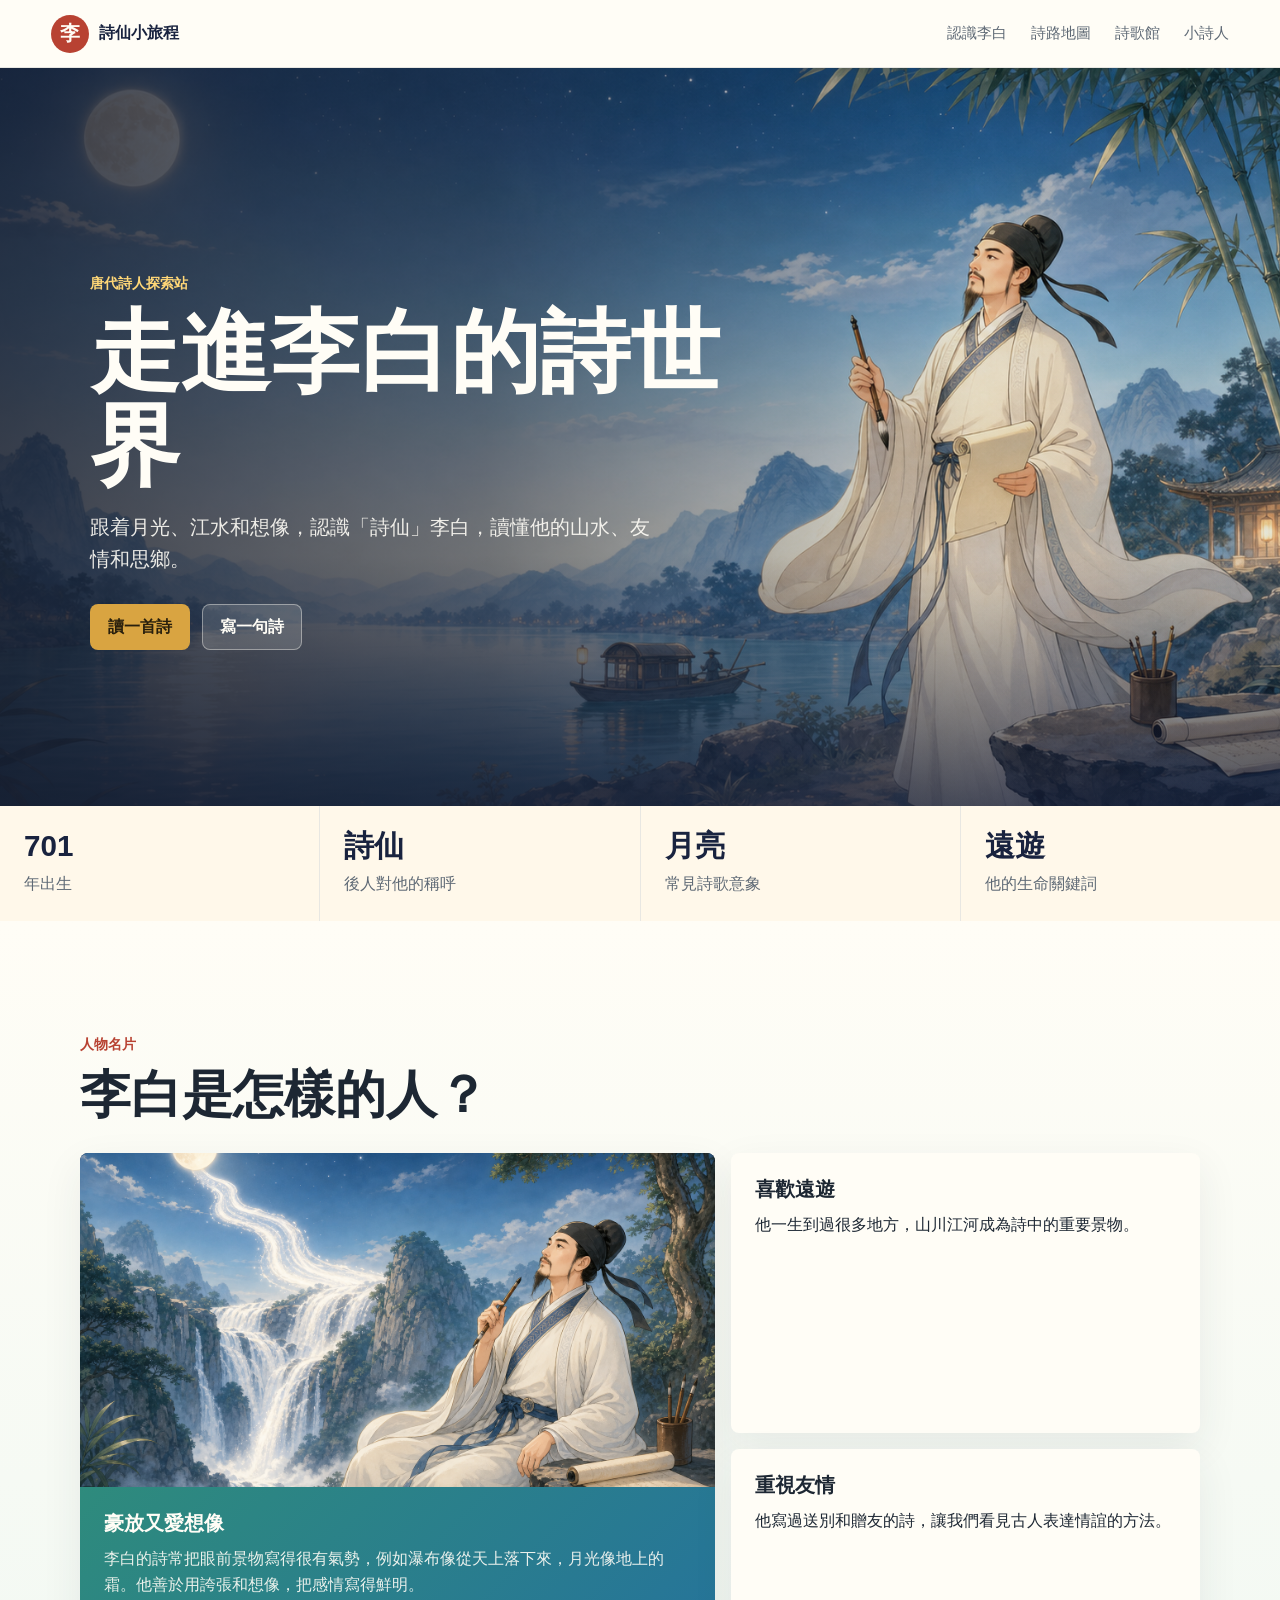
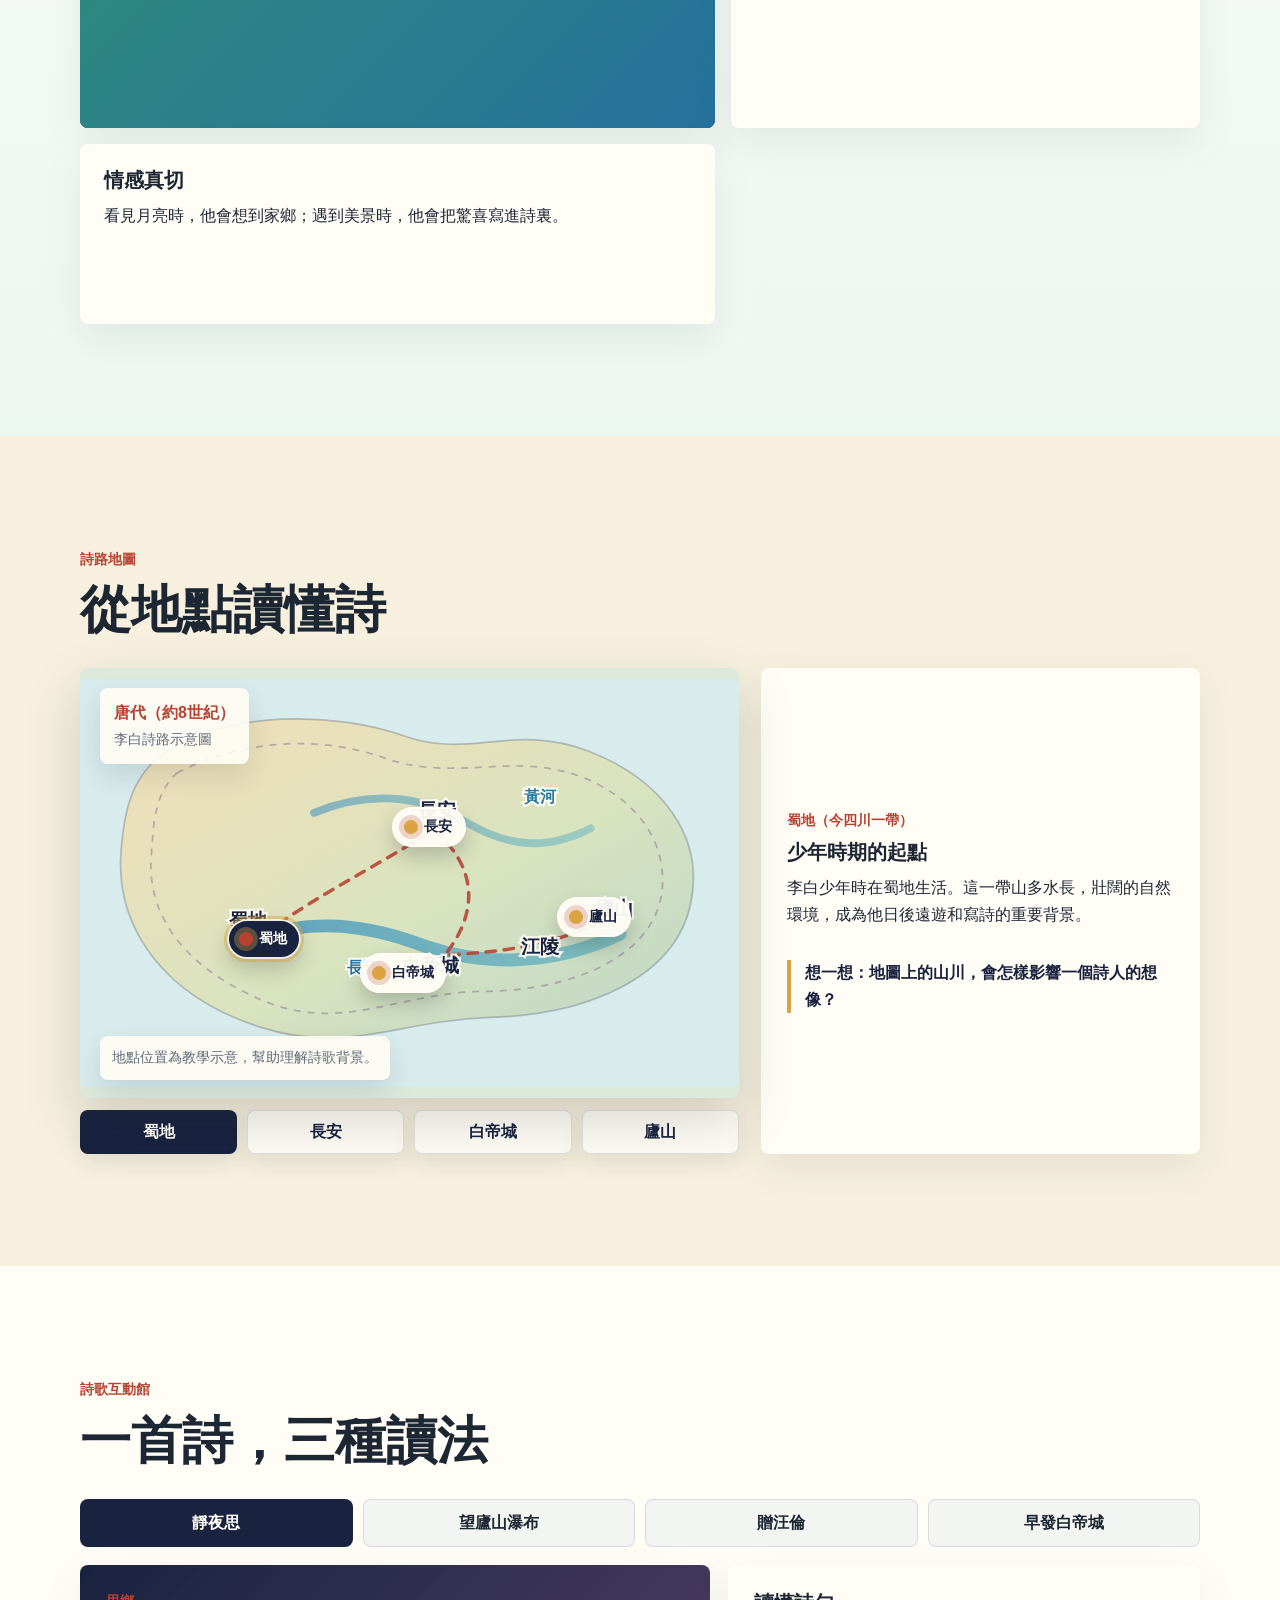
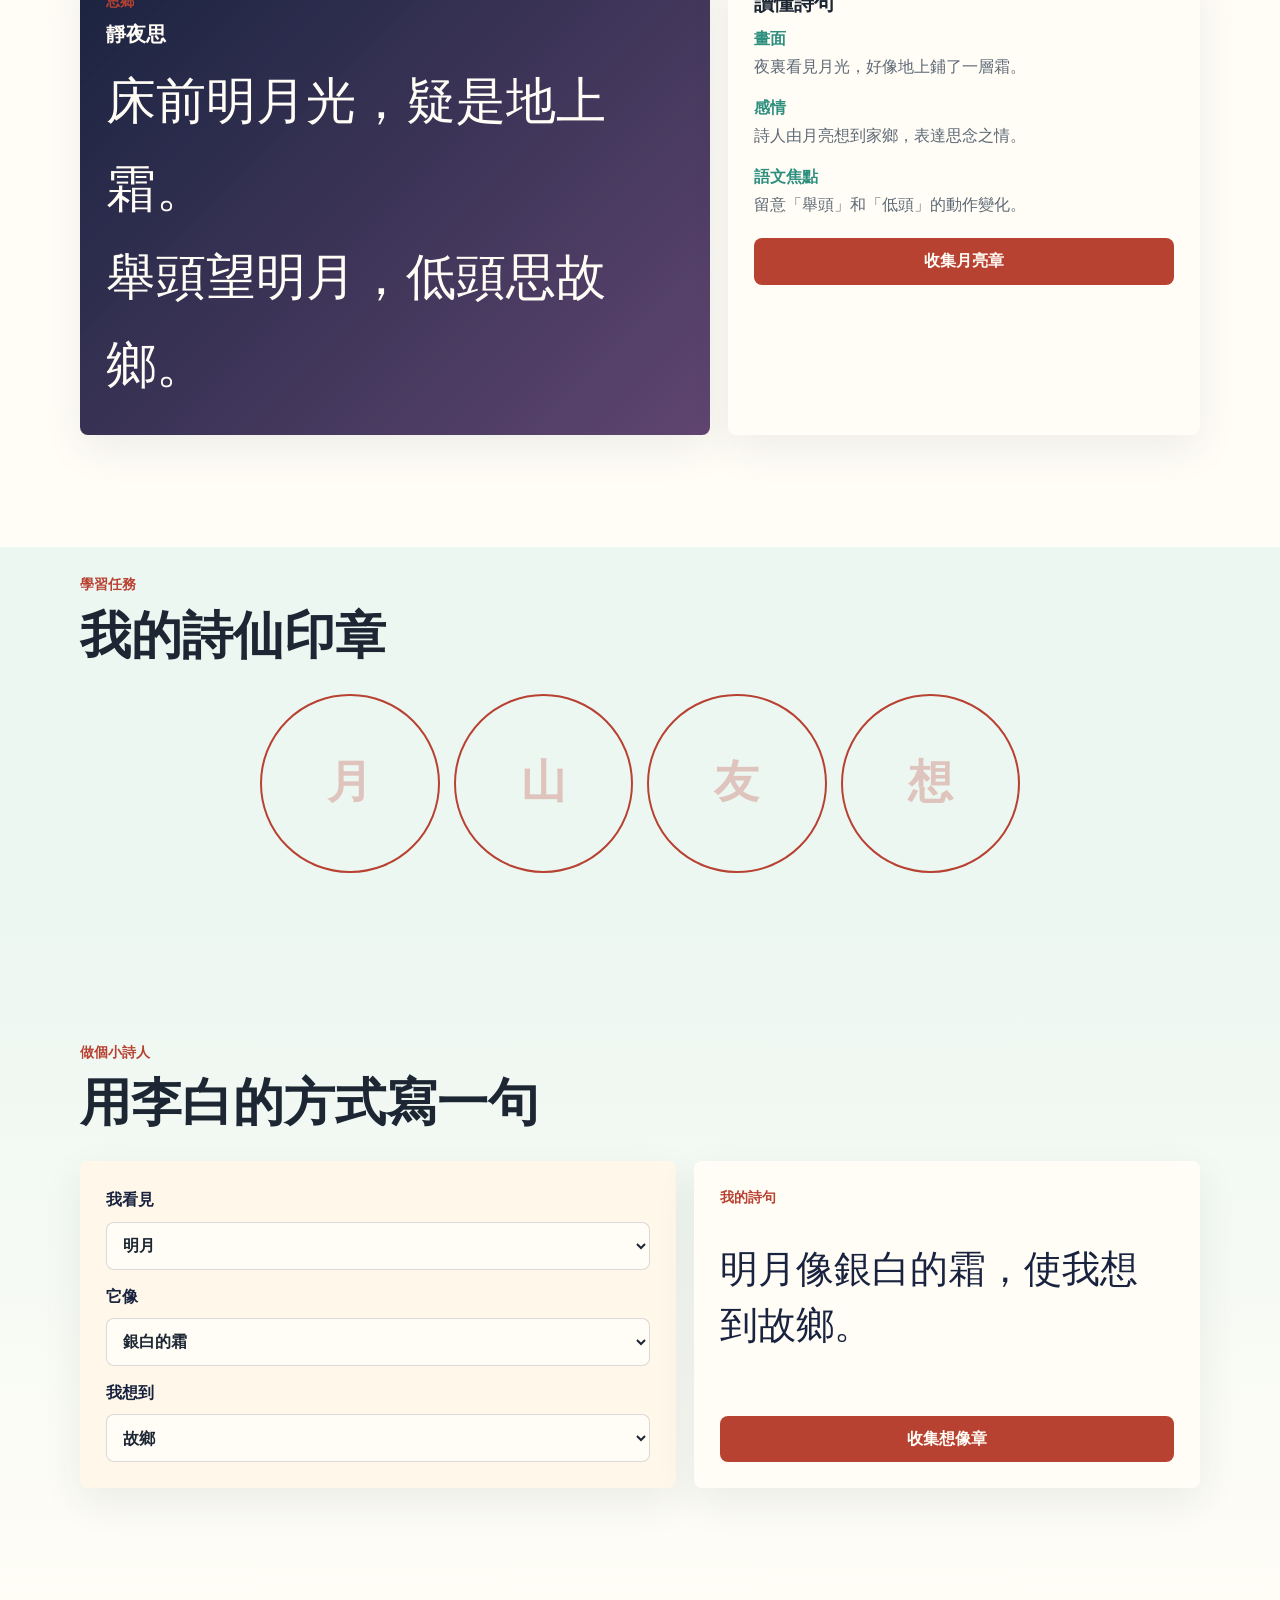
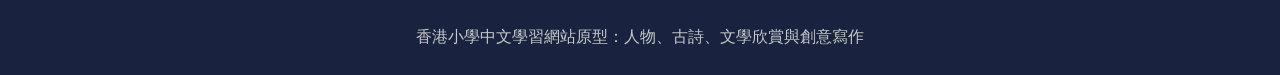
<file: assets/tools/li-bai-website/index.html>
<!doctype html>
<html lang="zh-Hant-HK">
  <head>
    <meta charset="utf-8">
    <meta name="viewport" content="width=device-width, initial-scale=1">
    <title>走進李白的詩世界</title>
    <link rel="stylesheet" href="styles.css">
  </head>
  <body>
    <header class="site-header">
      <a class="brand" href="#top" aria-label="回到首頁">
        <span class="brand-mark">李</span>
        <span>詩仙小旅程</span>
      </a>
      <nav class="nav" aria-label="主要內容">
        <a href="#profile">認識李白</a>
        <a href="#map">詩路地圖</a>
        <a href="#poems">詩歌館</a>
        <a href="#workshop">小詩人</a>
      </nav>
    </header>

    <main id="top">
      <section class="hero" aria-labelledby="hero-title">
        <img src="assets/li-bai-hero.png" alt="月夜江邊的李白插畫，有山水、明月和書卷" class="hero-image">
        <div class="hero-content">
          <p class="eyebrow">唐代詩人探索站</p>
          <h1 id="hero-title">走進李白的詩世界</h1>
          <p class="hero-copy">跟着月光、江水和想像，認識「詩仙」李白，讀懂他的山水、友情和思鄉。</p>
          <div class="hero-actions" aria-label="開始探索">
            <a href="#poems" class="primary-action">讀一首詩</a>
            <a href="#workshop" class="secondary-action">寫一句詩</a>
          </div>
        </div>
      </section>

      <section class="quick-stats" aria-label="李白小檔案">
        <article>
          <span class="stat-number">701</span>
          <span class="stat-label">年出生</span>
        </article>
        <article>
          <span class="stat-number">詩仙</span>
          <span class="stat-label">後人對他的稱呼</span>
        </article>
        <article>
          <span class="stat-number">月亮</span>
          <span class="stat-label">常見詩歌意象</span>
        </article>
        <article>
          <span class="stat-number">遠遊</span>
          <span class="stat-label">他的生命關鍵詞</span>
        </article>
      </section>

      <section class="section profile-section" id="profile" aria-labelledby="profile-title">
        <div class="section-heading">
          <p class="eyebrow">人物名片</p>
          <h2 id="profile-title">李白是怎樣的人？</h2>
        </div>
        <div class="profile-grid">
          <article class="profile-card large image-card">
            <img src="assets/li-bai-imagination.png" alt="李白在月夜山水前看瀑布，旁邊有書卷和毛筆" class="profile-illustration">
            <div class="profile-copy">
              <h3>豪放又愛想像</h3>
              <p>李白的詩常把眼前景物寫得很有氣勢，例如瀑布像從天上落下來，月光像地上的霜。他善於用誇張和想像，把感情寫得鮮明。</p>
            </div>
          </article>
          <article class="profile-card">
            <h3>喜歡遠遊</h3>
            <p>他一生到過很多地方，山川江河成為詩中的重要景物。</p>
          </article>
          <article class="profile-card">
            <h3>重視友情</h3>
            <p>他寫過送別和贈友的詩，讓我們看見古人表達情誼的方法。</p>
          </article>
          <article class="profile-card">
            <h3>情感真切</h3>
            <p>看見月亮時，他會想到家鄉；遇到美景時，他會把驚喜寫進詩裏。</p>
          </article>
        </div>
      </section>

      <section class="section map-section" id="map" aria-labelledby="map-title">
        <div class="section-heading">
          <p class="eyebrow">詩路地圖</p>
          <h2 id="map-title">從地點讀懂詩</h2>
        </div>
        <div class="journey-layout">
          <div class="map-column">
            <div class="map-panel" aria-label="唐代李白詩路示意地圖">
              <svg class="tang-map" viewBox="0 0 760 470" role="img" aria-labelledby="tang-map-title tang-map-desc">
                <title id="tang-map-title">唐代李白詩路示意圖</title>
                <desc id="tang-map-desc">地圖標出唐代長安、蜀地、白帝城、廬山、江陵，以及黃河和長江的位置，幫助學生理解李白詩歌背景。</desc>
                <defs>
                  <linearGradient id="landGradient" x1="0%" y1="0%" x2="100%" y2="100%">
                    <stop offset="0%" stop-color="#f2dfb9"></stop>
                    <stop offset="56%" stop-color="#d9e3bf"></stop>
                    <stop offset="100%" stop-color="#bdd7c7"></stop>
                  </linearGradient>
                  <linearGradient id="waterGradient" x1="0%" y1="0%" x2="100%" y2="0%">
                    <stop offset="0%" stop-color="#3c8fbd"></stop>
                    <stop offset="100%" stop-color="#6cb8bf"></stop>
                  </linearGradient>
                </defs>
                <rect class="map-sea" width="760" height="470" rx="8"></rect>
                <path class="map-land" d="M92 89 C169 34 295 37 376 66 C451 92 500 50 587 83 C672 116 722 183 704 261 C686 342 589 387 474 390 C363 394 310 434 207 401 C98 366 43 289 47 204 C50 156 58 116 92 89 Z"></path>
                <path class="map-border" d="M112 108 C190 68 279 65 352 91 C432 119 496 84 574 111 C642 135 682 191 670 253 C654 327 556 359 469 360 C371 360 306 407 217 373 C126 337 78 277 82 207 C85 163 86 132 112 108 Z"></path>
                <path class="map-river-line yellow-river" d="M270 154 C330 129 392 132 444 164 C496 195 539 197 589 172" aria-label="黃河"></path>
                <path class="map-river-line yangtze-river" d="M181 309 C248 274 322 280 390 305 C462 332 544 331 623 294" aria-label="長江"></path>
                <path class="map-route" d="M212 294 C276 248 337 218 408 174 C454 212 464 264 421 318 C493 315 548 304 594 283"></path>
                <g class="map-city-labels">
                  <text x="390" y="159">長安</text>
                  <text x="172" y="286">蜀地</text>
                  <text x="372" y="338">白帝城</text>
                  <text x="594" y="272">廬山</text>
                  <text x="509" y="316">江陵</text>
                  <text x="512" y="142" class="river-label">黃河</text>
                  <text x="308" y="339" class="river-label">長江</text>
                </g>
              </svg>
              <button class="place-pin place-trigger active" type="button" data-place="sichuan" style="--x: 28%; --y: 63%;" aria-label="蜀地">
                <span class="pin-dot" aria-hidden="true"></span>
                <span>蜀地</span>
              </button>
              <button class="place-pin place-trigger" type="button" data-place="changan" style="--x: 53%; --y: 37%;" aria-label="長安">
                <span class="pin-dot" aria-hidden="true"></span>
                <span>長安</span>
              </button>
              <button class="place-pin place-trigger" type="button" data-place="lushan" style="--x: 78%; --y: 58%;" aria-label="廬山">
                <span class="pin-dot" aria-hidden="true"></span>
                <span>廬山</span>
              </button>
              <button class="place-pin place-trigger" type="button" data-place="baidi" style="--x: 49%; --y: 71%;" aria-label="白帝城">
                <span class="pin-dot" aria-hidden="true"></span>
                <span>白帝城</span>
              </button>
              <div class="map-era">
                <strong>唐代（約8世紀）</strong>
                <span>李白詩路示意圖</span>
              </div>
              <p class="map-note">地點位置為教學示意，幫助理解詩歌背景。</p>
            </div>
            <div class="map-controls" aria-label="選擇詩路地點">
              <button class="map-control place-trigger active" type="button" data-place="sichuan">蜀地</button>
              <button class="map-control place-trigger" type="button" data-place="changan">長安</button>
              <button class="map-control place-trigger" type="button" data-place="baidi">白帝城</button>
              <button class="map-control place-trigger" type="button" data-place="lushan">廬山</button>
            </div>
          </div>
          <article class="place-card" aria-live="polite">
            <p class="card-kicker">蜀地（今四川一帶）</p>
            <h3>少年時期的起點</h3>
            <p>李白少年時在蜀地生活。這一帶山多水長，壯闊的自然環境，成為他日後遠遊和寫詩的重要背景。</p>
            <p class="thinking">想一想：地圖上的山川，會怎樣影響一個詩人的想像？</p>
          </article>
        </div>
      </section>

      <section class="section poem-section" id="poems" aria-labelledby="poems-title">
        <div class="section-heading">
          <p class="eyebrow">詩歌互動館</p>
          <h2 id="poems-title">一首詩，三種讀法</h2>
        </div>
        <div class="poem-tabs" role="tablist" aria-label="選擇李白詩作">
          <button class="tab-button active" type="button" role="tab" aria-selected="true" data-poem="night">靜夜思</button>
          <button class="tab-button" type="button" role="tab" aria-selected="false" data-poem="waterfall">望廬山瀑布</button>
          <button class="tab-button" type="button" role="tab" aria-selected="false" data-poem="friend">贈汪倫</button>
          <button class="tab-button" type="button" role="tab" aria-selected="false" data-poem="baidi">早發白帝城</button>
        </div>
        <div class="poem-reader">
          <article class="poem-card">
            <div>
              <p class="card-kicker">思鄉</p>
              <h3>靜夜思</h3>
            </div>
            <p class="poem-lines">床前明月光，疑是地上霜。<br>舉頭望明月，低頭思故鄉。</p>
          </article>
          <aside class="poem-notes">
            <h3>讀懂詩句</h3>
            <dl>
              <div>
                <dt>畫面</dt>
                <dd>夜裏看見月光，好像地上鋪了一層霜。</dd>
              </div>
              <div>
                <dt>感情</dt>
                <dd>詩人由月亮想到家鄉，表達思念之情。</dd>
              </div>
              <div>
                <dt>語文焦點</dt>
                <dd>留意「舉頭」和「低頭」的動作變化。</dd>
              </div>
            </dl>
            <button class="stamp-button" type="button" data-stamp="moon">收集月亮章</button>
          </aside>
        </div>
      </section>

      <section class="section stamp-section" aria-labelledby="stamp-title">
        <div class="section-heading">
          <p class="eyebrow">學習任務</p>
          <h2 id="stamp-title">我的詩仙印章</h2>
        </div>
        <div class="stamp-row" aria-live="polite">
          <span class="stamp empty" data-stamp-slot="moon">月</span>
          <span class="stamp empty" data-stamp-slot="mountain">山</span>
          <span class="stamp empty" data-stamp-slot="friend">友</span>
          <span class="stamp empty" data-stamp-slot="imagine">想</span>
        </div>
      </section>

      <section class="section workshop-section" id="workshop" aria-labelledby="workshop-title">
        <div class="section-heading">
          <p class="eyebrow">做個小詩人</p>
          <h2 id="workshop-title">用李白的方式寫一句</h2>
        </div>
        <div class="workshop-grid">
          <form class="poem-builder">
            <label>
              我看見
              <select id="scene-word">
                <option>明月</option>
                <option>瀑布</option>
                <option>江水</option>
                <option>高山</option>
              </select>
            </label>
            <label>
              它像
              <select id="image-word">
                <option>銀白的霜</option>
                <option>天上的河</option>
                <option>會發光的絲帶</option>
                <option>遠方的朋友</option>
              </select>
            </label>
            <label>
              我想到
              <select id="feeling-word">
                <option>故鄉</option>
                <option>朋友</option>
                <option>一次遠行</option>
                <option>心中的夢想</option>
              </select>
            </label>
          </form>
          <article class="student-poem" aria-live="polite">
            <p class="card-kicker">我的詩句</p>
            <p id="student-line">明月像銀白的霜，使我想到故鄉。</p>
            <button class="stamp-button" type="button" data-stamp="imagine">收集想像章</button>
          </article>
        </div>
      </section>
    </main>

    <footer class="site-footer">
      <p>香港小學中文學習網站原型：人物、古詩、文學欣賞與創意寫作</p>
    </footer>

    <script src="script.js"></script>
  </body>
</html>
</file>
<file: styles.css>
:root {
  --ink: #17212b;
  --muted: #5b6570;
  --line: #d9e1dc;
  --paper: #fbfcf8;
  --white: #ffffff;
  --green: #236653;
  --green-soft: #e7f0eb;
  --gold: #b8872d;
  --red: #8f3d33;
  --blue: #2e5878;
  --shadow: 0 18px 45px rgba(23, 33, 43, 0.09);
  --radius: 8px;
}

* {
  box-sizing: border-box;
}

html {
  scroll-behavior: smooth;
}

body {
  margin: 0;
  background: var(--paper);
  color: var(--ink);
  font-family: "Noto Sans TC", "PingFang TC", "Microsoft JhengHei", Arial, sans-serif;
  line-height: 1.7;
}

img {
  display: block;
  max-width: 100%;
}

a {
  color: inherit;
  text-decoration: none;
}

.site-header {
  position: sticky;
  top: 0;
  z-index: 20;
  display: flex;
  align-items: center;
  justify-content: space-between;
  gap: 24px;
  min-height: 68px;
  padding: 0 34px;
  background: rgba(251, 252, 248, 0.92);
  border-bottom: 1px solid rgba(217, 225, 220, 0.9);
  backdrop-filter: blur(14px);
}

.brand {
  font-size: 1.05rem;
  font-weight: 800;
  letter-spacing: 0;
  color: var(--green);
}

.main-nav {
  display: flex;
  align-items: center;
  gap: 22px;
  color: var(--muted);
  font-size: 0.92rem;
  font-weight: 650;
}

.main-nav a {
  padding: 8px 0;
}

.main-nav a:hover {
  color: var(--green);
}

.section-shell {
  width: min(1120px, calc(100% - 40px));
  margin: 0 auto;
}

.hero {
  display: grid;
  grid-template-columns: minmax(0, 1.08fr) minmax(330px, 0.72fr);
  gap: 56px;
  align-items: center;
  min-height: calc(100vh - 68px);
  padding: 74px 0 58px;
}

.eyebrow {
  margin: 0 0 10px;
  color: var(--gold);
  font-size: 0.78rem;
  font-weight: 800;
  letter-spacing: 0.08em;
  text-transform: uppercase;
}

h1,
h2,
h3,
p {
  overflow-wrap: anywhere;
}

h1 {
  margin: 0;
  font-family: "Noto Serif TC", "Songti TC", serif;
  font-size: clamp(3.2rem, 8vw, 7.4rem);
  line-height: 0.98;
  letter-spacing: 0;
}

h2 {
  margin: 0;
  font-family: "Noto Serif TC", "Songti TC", serif;
  font-size: clamp(2rem, 4vw, 3.5rem);
  line-height: 1.18;
  letter-spacing: 0;
}

h3 {
  margin: 0;
  font-size: 1.08rem;
  line-height: 1.45;
  letter-spacing: 0;
}

.hero-lead {
  margin: 24px 0 0;
  color: var(--green);
  font-size: 1.18rem;
  font-weight: 750;
}

.hero-text {
  max-width: 650px;
  margin: 24px 0 0;
  color: #38434d;
  font-size: 1.04rem;
}

.hero-actions {
  display: flex;
  flex-wrap: wrap;
  gap: 12px;
  margin-top: 30px;
}

.button {
  display: inline-flex;
  align-items: center;
  justify-content: center;
  min-height: 44px;
  padding: 10px 18px;
  border-radius: var(--radius);
  border: 1px solid var(--line);
  font-size: 0.93rem;
  font-weight: 750;
  transition: transform 0.2s ease, box-shadow 0.2s ease, background 0.2s ease;
}

.button:hover {
  transform: translateY(-1px);
  box-shadow: 0 10px 24px rgba(23, 33, 43, 0.12);
}

.button.primary {
  background: var(--green);
  color: var(--white);
  border-color: var(--green);
}

.button.secondary {
  background: var(--white);
  color: var(--green);
}

.hero-visual {
  position: relative;
}

.portrait {
  width: min(390px, 100%);
  aspect-ratio: 4 / 5;
  object-fit: cover;
  object-position: center top;
  border-radius: var(--radius);
  border: 1px solid var(--line);
  box-shadow: var(--shadow);
  background: var(--white);
}

.hero-facts {
  position: absolute;
  right: -24px;
  bottom: 28px;
  display: grid;
  gap: 8px;
  width: min(260px, 72%);
  padding: 14px;
  border-radius: var(--radius);
  background: rgba(255, 255, 255, 0.94);
  border: 1px solid var(--line);
  box-shadow: 0 14px 34px rgba(23, 33, 43, 0.14);
}

.hero-facts span {
  display: block;
  color: #33414c;
  font-size: 0.85rem;
  font-weight: 700;
}

.about {
  padding: 86px 0;
  border-top: 1px solid var(--line);
}

.section-heading {
  margin-bottom: 30px;
}

.wide-heading {
  max-width: 760px;
}

.wide-heading p:last-child {
  margin: 12px 0 0;
  color: var(--muted);
  font-size: 1rem;
}

.about-layout {
  display: grid;
  grid-template-columns: minmax(0, 0.92fr) minmax(320px, 1fr);
  gap: 42px;
  align-items: start;
}

.about-copy {
  color: #35424d;
  font-size: 1.02rem;
}

.about-copy p {
  margin: 0 0 18px;
}

.strength-grid {
  display: grid;
  grid-template-columns: repeat(2, minmax(0, 1fr));
  gap: 14px;
}

.stat-card,
.info-card,
.work-card,
.activity-card {
  border-radius: var(--radius);
  border: 1px solid var(--line);
  background: var(--white);
}

.stat-card {
  min-height: 132px;
  padding: 18px;
}

.stat-card strong {
  display: block;
  color: var(--green);
  font-size: 1.45rem;
  line-height: 1.2;
  margin-bottom: 12px;
}

.stat-card span {
  color: var(--muted);
  font-size: 0.92rem;
}

.philosophy {
  padding: 84px 0;
  background: #eef4ef;
  border-block: 1px solid var(--line);
}

.split-section {
  display: grid;
  grid-template-columns: minmax(240px, 0.58fr) minmax(0, 1fr);
  gap: 50px;
  align-items: start;
}

.philosophy-grid {
  display: grid;
  gap: 14px;
}

.info-card {
  padding: 22px;
}

.info-card h3 {
  color: var(--green);
}

.info-card p {
  margin: 10px 0 0;
  color: var(--muted);
}

#practice,
#ai {
  padding: 86px 0;
}

.timeline {
  display: grid;
  gap: 1px;
  overflow: hidden;
  border: 1px solid var(--line);
  border-radius: var(--radius);
  background: var(--line);
}

.timeline-item {
  display: grid;
  grid-template-columns: 180px minmax(0, 1fr);
  gap: 26px;
  padding: 22px;
  background: var(--white);
}

.timeline-item span {
  color: var(--blue);
  font-size: 0.88rem;
  font-weight: 800;
}

.timeline-item p {
  margin: 8px 0 0;
  color: var(--muted);
}

.photo-band {
  width: 100%;
  overflow: hidden;
  border-block: 1px solid var(--line);
  background: var(--white);
}

.photo-band-track {
  display: grid;
  grid-template-columns: repeat(4, minmax(260px, 1fr));
  min-height: 250px;
}

.photo-band-track img {
  width: 100%;
  height: 100%;
  min-height: 250px;
  object-fit: cover;
  filter: saturate(0.93);
}

.work-grid {
  display: grid;
  grid-template-columns: repeat(2, minmax(0, 1fr));
  gap: 18px;
}

.work-card {
  overflow: hidden;
  box-shadow: 0 10px 30px rgba(23, 33, 43, 0.06);
}

.featured-work {
  grid-column: 1 / -1;
  display: grid;
  grid-template-columns: minmax(0, 0.94fr) minmax(0, 1.06fr);
}

.work-media {
  background: var(--green-soft);
}

.work-media img {
  width: 100%;
  height: 260px;
  object-fit: cover;
}

.featured-work .work-media img {
  height: 100%;
  min-height: 330px;
}

.tool-preview img {
  object-position: center;
}

.work-body {
  padding: 24px;
}

.work-type {
  margin: 0 0 10px;
  color: var(--gold);
  font-size: 0.82rem;
  font-weight: 800;
}

.work-body p:not(.work-type) {
  margin: 12px 0 0;
  color: var(--muted);
}

.text-link {
  display: inline-flex;
  margin-top: 18px;
  color: var(--green);
  font-weight: 800;
  border-bottom: 2px solid rgba(35, 102, 83, 0.28);
}

.text-link:hover {
  border-bottom-color: var(--green);
}

.activity-grid {
  display: grid;
  grid-template-columns: repeat(3, minmax(0, 1fr));
  gap: 18px;
  padding-bottom: 88px;
}

.activity-card {
  overflow: hidden;
}

.activity-card img {
  width: 100%;
  aspect-ratio: 4 / 3;
  object-fit: cover;
}

.activity-card h3 {
  padding: 18px 18px 0;
}

.activity-card p {
  margin: 8px 0 0;
  padding: 0 18px 20px;
  color: var(--muted);
  font-size: 0.94rem;
}

.recommendation {
  display: flex;
  align-items: center;
  justify-content: space-between;
  gap: 32px;
  padding: 42px;
  margin-bottom: 86px;
  border-radius: var(--radius);
  background: var(--ink);
  color: var(--white);
}

.recommendation h2 {
  color: var(--white);
}

.recommendation p:not(.eyebrow) {
  max-width: 690px;
  margin: 14px 0 0;
  color: rgba(255, 255, 255, 0.78);
}

.recommendation .button.secondary {
  background: transparent;
  color: var(--white);
  border-color: rgba(255, 255, 255, 0.28);
}

.doc-actions {
  display: flex;
  flex-wrap: wrap;
  gap: 12px;
  justify-content: flex-end;
}

.contact-section {
  padding: 82px 0;
  background: #eef3f6;
  border-top: 1px solid var(--line);
}

.contact-layout {
  display: grid;
  grid-template-columns: minmax(0, 0.8fr) minmax(320px, 0.55fr);
  gap: 44px;
  align-items: start;
}

.contact-layout p {
  max-width: 620px;
  color: var(--muted);
}

.contact-panel {
  padding: 22px;
  border-radius: var(--radius);
  background: var(--white);
  border: 1px solid var(--line);
}

.contact-link {
  display: block;
  padding: 4px 0 18px;
  color: var(--green);
  font-size: 1.12rem;
  font-weight: 800;
  word-break: break-word;
}

.contact-link + .contact-link {
  padding-top: 18px;
  border-top: 1px solid var(--line);
}

.contact-link span {
  display: block;
  margin-bottom: 4px;
  color: var(--muted);
  font-size: 0.84rem;
  font-weight: 800;
}

.site-footer {
  padding: 22px 34px;
  background: var(--ink);
  color: rgba(255, 255, 255, 0.68);
  font-size: 0.82rem;
  text-align: center;
}

.site-footer p {
  margin: 0;
}

@media (max-width: 900px) {
  .site-header {
    padding: 0 20px;
  }

  .main-nav {
    gap: 14px;
    font-size: 0.86rem;
  }

  .hero,
  .about-layout,
  .split-section,
  .featured-work,
  .contact-layout {
    grid-template-columns: 1fr;
  }

  .hero {
    gap: 34px;
    min-height: auto;
    padding-top: 54px;
  }

  .portrait {
    width: min(330px, 78vw);
  }

  .hero-facts {
    right: 0;
  }

  .activity-grid,
  .work-grid {
    grid-template-columns: 1fr;
  }

  .featured-work {
    grid-column: auto;
  }

  .featured-work .work-media img {
    min-height: 260px;
  }

  .recommendation {
    display: block;
    padding: 28px;
  }

  .doc-actions {
    justify-content: flex-start;
    margin-top: 22px;
  }
}

@media (max-width: 640px) {
  .site-header {
    min-height: auto;
    align-items: flex-start;
    padding: 14px 18px;
  }

  .main-nav {
    flex-wrap: wrap;
    justify-content: flex-end;
    row-gap: 2px;
  }

  .section-shell {
    width: min(100% - 28px, 1120px);
  }

  .hero {
    padding: 38px 0 42px;
  }

  .hero-lead {
    font-size: 1.02rem;
  }

  .hero-text,
  .about-copy {
    font-size: 0.98rem;
  }

  .hero-actions {
    display: grid;
  }

  .button {
    width: 100%;
  }

  .hero-facts {
    position: static;
    width: 100%;
    margin-top: 12px;
  }

  .about,
  .philosophy,
  #practice,
  #ai,
  .contact-section {
    padding: 56px 0;
  }

  .strength-grid {
    grid-template-columns: 1fr;
  }

  .timeline-item {
    grid-template-columns: 1fr;
    gap: 8px;
    padding: 18px;
  }

  .photo-band-track {
    grid-template-columns: 1fr 1fr;
  }

  .photo-band-track img {
    min-height: 180px;
  }

  .work-body {
    padding: 20px;
  }

  .activity-grid {
    padding-bottom: 56px;
  }

  .recommendation {
    margin-bottom: 56px;
  }
}
</file>
<file: assets/tools/li-bai-website/styles.css>
:root {
  color-scheme: light;
  --ink: #1d2733;
  --muted: #5e6975;
  --paper: #fff8ea;
  --paper-strong: #f4e1bd;
  --jade: #2f8f7f;
  --river: #2678a5;
  --cinnabar: #b84232;
  --gold: #d9a441;
  --plum: #6f4d7b;
  --night: #19233f;
  --white: #fffdf6;
  --shadow: 0 22px 55px rgba(29, 39, 51, 0.18);
  --radius: 8px;
}

* {
  box-sizing: border-box;
}

html {
  scroll-behavior: smooth;
}

body {
  margin: 0;
  font-family: "PingFang TC", "Noto Sans TC", "Microsoft JhengHei", sans-serif;
  background: var(--white);
  color: var(--ink);
  line-height: 1.65;
}

button,
select,
a {
  font: inherit;
}

a {
  color: inherit;
  text-decoration: none;
}

.site-header {
  position: sticky;
  top: 0;
  z-index: 20;
  display: flex;
  align-items: center;
  justify-content: space-between;
  gap: 20px;
  min-height: 68px;
  padding: 12px clamp(18px, 4vw, 56px);
  background: rgba(255, 253, 246, 0.92);
  border-bottom: 1px solid rgba(29, 39, 51, 0.1);
  backdrop-filter: blur(12px);
}

.brand,
.nav {
  display: flex;
  align-items: center;
}

.brand {
  gap: 10px;
  font-weight: 800;
  color: var(--night);
}

.brand-mark {
  display: grid;
  place-items: center;
  width: 38px;
  height: 38px;
  border-radius: 50%;
  background: var(--cinnabar);
  color: var(--white);
  font-size: 1.25rem;
}

.nav {
  gap: clamp(10px, 2vw, 24px);
  color: var(--muted);
  font-size: 0.96rem;
}

.nav a {
  padding: 6px 0;
  border-bottom: 2px solid transparent;
}

.nav a:hover,
.nav a:focus-visible {
  color: var(--ink);
  border-color: var(--gold);
  outline: none;
}

.hero {
  position: relative;
  min-height: clamp(560px, 82vh, 760px);
  display: grid;
  align-items: center;
  overflow: hidden;
  background: var(--night);
}

.hero::after {
  content: "";
  position: absolute;
  inset: 0;
  background:
    linear-gradient(90deg, rgba(20, 27, 44, 0.82) 0%, rgba(20, 27, 44, 0.58) 38%, rgba(20, 27, 44, 0.08) 76%),
    linear-gradient(0deg, rgba(25, 35, 63, 0.76) 0%, rgba(25, 35, 63, 0) 34%);
}

.hero-image {
  position: absolute;
  inset: 0;
  width: 100%;
  height: 100%;
  object-fit: cover;
  object-position: center;
}

.hero-content {
  position: relative;
  z-index: 1;
  width: min(680px, calc(100% - 36px));
  margin-left: clamp(18px, 7vw, 92px);
  padding-top: 48px;
  color: var(--white);
}

.eyebrow {
  margin: 0 0 10px;
  color: var(--cinnabar);
  font-size: 0.88rem;
  font-weight: 800;
  letter-spacing: 0;
}

.hero .eyebrow {
  color: #ffd777;
}

h1,
h2,
h3,
p {
  margin-top: 0;
}

h1 {
  margin-bottom: 18px;
  font-size: clamp(3rem, 7vw, 5.9rem);
  line-height: 1.05;
  letter-spacing: 0;
}

h2 {
  margin-bottom: 0;
  font-size: clamp(2rem, 4vw, 3.2rem);
  line-height: 1.15;
  letter-spacing: 0;
}

h3 {
  margin-bottom: 10px;
  font-size: 1.25rem;
  line-height: 1.25;
  letter-spacing: 0;
}

.hero-copy {
  width: min(560px, 100%);
  margin-bottom: 28px;
  font-size: 1.22rem;
  color: rgba(255, 253, 246, 0.9);
}

.hero-actions {
  display: flex;
  flex-wrap: wrap;
  gap: 12px;
}

.primary-action,
.secondary-action,
.stamp-button {
  display: inline-flex;
  align-items: center;
  justify-content: center;
  min-height: 46px;
  padding: 10px 18px;
  border: 0;
  border-radius: var(--radius);
  cursor: pointer;
  font-weight: 800;
}

.primary-action {
  background: var(--gold);
  color: #281f0d;
}

.secondary-action {
  background: rgba(255, 253, 246, 0.14);
  color: var(--white);
  box-shadow: inset 0 0 0 1px rgba(255, 253, 246, 0.4);
}

.section {
  padding: clamp(68px, 9vw, 112px) clamp(18px, 5vw, 72px);
}

.section-heading {
  width: min(1120px, 100%);
  margin: 0 auto 28px;
}

.quick-stats {
  display: grid;
  grid-template-columns: repeat(4, 1fr);
  gap: 1px;
  background: rgba(29, 39, 51, 0.1);
}

.quick-stats article {
  min-height: 112px;
  padding: 24px;
  background: var(--paper);
}

.stat-number,
.stat-label {
  display: block;
}

.stat-number {
  color: var(--night);
  font-size: 1.85rem;
  font-weight: 900;
  line-height: 1.1;
}

.stat-label {
  margin-top: 8px;
  color: var(--muted);
}

.profile-section {
  background: linear-gradient(180deg, var(--white), #edf7f2);
}

.profile-grid {
  width: min(1120px, 100%);
  margin: 0 auto;
  display: grid;
  grid-template-columns: 1.15fr 0.85fr;
  gap: 16px;
}

.profile-card {
  min-height: 180px;
  padding: 24px;
  border-radius: var(--radius);
  background: var(--white);
  box-shadow: 0 14px 40px rgba(36, 54, 69, 0.08);
}

.profile-card.large {
  grid-row: span 2;
  display: flex;
  flex-direction: column;
  justify-content: flex-end;
  min-height: 376px;
  background:
    linear-gradient(135deg, rgba(47, 143, 127, 0.96), rgba(38, 120, 165, 0.92)),
    var(--jade);
  color: var(--white);
}

.profile-card.large.image-card {
  justify-content: stretch;
  overflow: hidden;
  padding: 0;
  background: var(--night);
}

.profile-illustration {
  display: block;
  width: 100%;
  min-height: 232px;
  height: 58%;
  object-fit: cover;
}

.profile-copy {
  flex: 1;
  padding: 24px;
  background: linear-gradient(135deg, rgba(47, 143, 127, 0.96), rgba(38, 120, 165, 0.92));
}

.profile-card.large p {
  color: rgba(255, 253, 246, 0.9);
}

.map-section {
  background: #f7f0de;
}

.journey-layout {
  width: min(1120px, 100%);
  margin: 0 auto;
  display: grid;
  grid-template-columns: minmax(0, 1.2fr) minmax(310px, 0.8fr);
  gap: 22px;
  align-items: stretch;
}

.map-column {
  display: grid;
  gap: 12px;
}

.map-panel {
  position: relative;
  min-height: 430px;
  overflow: hidden;
  border-radius: var(--radius);
  background: #dce9db;
  box-shadow: var(--shadow);
}

.tang-map {
  position: absolute;
  inset: 0;
  width: 100%;
  height: 100%;
  pointer-events: none;
  user-select: none;
}

.map-sea {
  fill: #d8ebed;
}

.map-land {
  fill: url("#landGradient");
  stroke: rgba(25, 35, 63, 0.24);
  stroke-width: 2;
}

.map-border {
  fill: none;
  stroke: rgba(111, 77, 123, 0.38);
  stroke-dasharray: 8 8;
  stroke-width: 2;
}

.map-river-line {
  fill: none;
  stroke: url("#waterGradient");
  stroke-linecap: round;
  stroke-width: 15;
  opacity: 0.78;
}

.yellow-river {
  stroke-width: 9;
  opacity: 0.56;
}

.map-route {
  fill: none;
  stroke: var(--cinnabar);
  stroke-dasharray: 11 10;
  stroke-linecap: round;
  stroke-width: 4;
  opacity: 0.88;
}

.map-city-labels text {
  fill: var(--night);
  font-size: 22px;
  font-weight: 900;
  paint-order: stroke;
  stroke: rgba(255, 253, 246, 0.92);
  stroke-width: 5px;
}

.map-city-labels .river-label {
  fill: var(--river);
  font-size: 18px;
}

.map-era,
.map-note {
  position: absolute;
  z-index: 3;
  max-width: min(360px, calc(100% - 40px));
  border-radius: var(--radius);
  background: rgba(255, 253, 246, 0.9);
  box-shadow: 0 12px 28px rgba(29, 39, 51, 0.12);
}

.map-era {
  left: 20px;
  top: 20px;
  display: grid;
  gap: 2px;
  padding: 12px 14px;
}

.map-era strong {
  color: var(--cinnabar);
}

.map-era span,
.map-note {
  color: var(--muted);
  font-size: 0.9rem;
}

.map-note {
  left: 20px;
  bottom: 18px;
  margin: 0;
  padding: 10px 12px;
}

.place-pin {
  position: absolute;
  left: var(--x);
  top: var(--y);
  z-index: 4;
  display: inline-flex;
  align-items: center;
  gap: 6px;
  min-height: 38px;
  min-width: 74px;
  padding: 6px 10px;
  border: 2px solid rgba(255, 253, 246, 0.92);
  border-radius: 999px;
  background: rgba(255, 253, 246, 0.94);
  color: var(--night);
  box-shadow: 0 10px 20px rgba(29, 39, 51, 0.22);
  transform: translate(-50%, -50%);
  cursor: pointer;
  font-size: 0.9rem;
  font-weight: 900;
}

.pin-dot {
  width: 14px;
  height: 14px;
  border-radius: 50%;
  background: var(--gold);
  box-shadow: 0 0 0 5px rgba(184, 66, 50, 0.22);
}

.place-pin.active,
.place-pin:focus-visible {
  background: var(--night);
  color: var(--white);
  outline: 3px solid rgba(217, 164, 65, 0.45);
}

.place-pin.active .pin-dot {
  background: var(--cinnabar);
  box-shadow: 0 0 0 5px rgba(217, 164, 65, 0.34);
}

.map-controls {
  display: grid;
  grid-template-columns: repeat(4, 1fr);
  gap: 10px;
}

.map-control {
  min-height: 44px;
  padding: 8px 12px;
  border: 1px solid rgba(29, 39, 51, 0.12);
  border-radius: var(--radius);
  background: rgba(255, 253, 246, 0.92);
  color: var(--night);
  cursor: pointer;
  font-weight: 900;
  box-shadow: 0 10px 22px rgba(29, 39, 51, 0.08);
}

.map-control.active,
.map-control:hover,
.map-control:focus-visible {
  background: var(--night);
  color: var(--white);
  outline: none;
}

.place-card,
.poem-card,
.poem-notes,
.student-poem {
  padding: 26px;
  border-radius: var(--radius);
  background: var(--white);
  box-shadow: 0 14px 40px rgba(36, 54, 69, 0.08);
}

.place-card {
  display: flex;
  flex-direction: column;
  justify-content: center;
}

.card-kicker {
  margin-bottom: 8px;
  color: var(--cinnabar);
  font-size: 0.86rem;
  font-weight: 900;
}

.thinking {
  margin: 16px 0 0;
  padding-left: 14px;
  border-left: 4px solid var(--gold);
  color: var(--night);
  font-weight: 700;
}

.poem-section {
  background: var(--white);
}

.poem-tabs {
  width: min(1120px, 100%);
  margin: 0 auto 18px;
  display: grid;
  grid-template-columns: repeat(4, 1fr);
  gap: 10px;
}

.tab-button {
  min-height: 48px;
  padding: 10px 12px;
  border: 1px solid rgba(29, 39, 51, 0.12);
  border-radius: var(--radius);
  background: #f2f5f1;
  color: var(--ink);
  cursor: pointer;
  font-weight: 800;
}

.tab-button.active,
.tab-button:hover,
.tab-button:focus-visible {
  background: var(--night);
  color: var(--white);
  outline: none;
}

.poem-reader {
  width: min(1120px, 100%);
  margin: 0 auto;
  display: grid;
  grid-template-columns: minmax(0, 1fr) minmax(310px, 0.75fr);
  gap: 18px;
}

.poem-card {
  min-height: 360px;
  display: flex;
  flex-direction: column;
  justify-content: space-between;
  background:
    linear-gradient(135deg, rgba(25, 35, 63, 0.94), rgba(111, 77, 123, 0.82)),
    var(--night);
  color: var(--white);
}

.poem-lines {
  margin: 0;
  font-size: clamp(1.8rem, 4vw, 3.15rem);
  line-height: 1.75;
  font-family: "Songti TC", "PMingLiU", serif;
}

.poem-notes dl {
  display: grid;
  gap: 14px;
  margin: 0 0 20px;
}

.poem-notes dt {
  color: var(--jade);
  font-weight: 900;
}

.poem-notes dd {
  margin: 2px 0 0;
  color: var(--muted);
}

.stamp-button {
  width: 100%;
  background: var(--cinnabar);
  color: var(--white);
}

.stamp-button.collected {
  background: var(--jade);
}

.stamp-section {
  padding-top: 26px;
  padding-bottom: 56px;
  background: #edf7f2;
}

.stamp-row {
  width: min(760px, 100%);
  margin: 0 auto;
  display: grid;
  grid-template-columns: repeat(4, 1fr);
  gap: 14px;
}

.stamp {
  display: grid;
  place-items: center;
  aspect-ratio: 1;
  border: 2px solid var(--cinnabar);
  border-radius: 50%;
  background: var(--cinnabar);
  color: var(--white);
  font-size: clamp(1.6rem, 5vw, 2.8rem);
  font-family: "Songti TC", "PMingLiU", serif;
  font-weight: 900;
  box-shadow: 0 14px 30px rgba(184, 66, 50, 0.2);
}

.stamp.empty {
  background: transparent;
  color: rgba(184, 66, 50, 0.28);
  box-shadow: none;
}

.workshop-section {
  background: linear-gradient(180deg, #edf7f2, var(--white));
}

.workshop-grid {
  width: min(1120px, 100%);
  margin: 0 auto;
  display: grid;
  grid-template-columns: minmax(0, 1fr) minmax(310px, 0.85fr);
  gap: 18px;
}

.poem-builder {
  display: grid;
  gap: 14px;
  padding: 26px;
  border-radius: var(--radius);
  background: var(--paper);
  box-shadow: 0 14px 40px rgba(36, 54, 69, 0.08);
}

.poem-builder label {
  display: grid;
  gap: 8px;
  color: var(--night);
  font-weight: 900;
}

.poem-builder select {
  width: 100%;
  min-height: 48px;
  padding: 8px 12px;
  border: 1px solid rgba(29, 39, 51, 0.16);
  border-radius: var(--radius);
  background: var(--white);
  color: var(--ink);
}

.student-poem {
  display: flex;
  flex-direction: column;
  justify-content: space-between;
  min-height: 270px;
}

#student-line {
  font-size: clamp(1.5rem, 3vw, 2.35rem);
  line-height: 1.5;
  font-family: "Songti TC", "PMingLiU", serif;
  color: var(--night);
}

.site-footer {
  padding: 24px;
  background: var(--night);
  color: rgba(255, 253, 246, 0.76);
  text-align: center;
}

.site-footer p {
  margin: 0;
}

@media (max-width: 860px) {
  .site-header {
    position: static;
    align-items: flex-start;
    flex-direction: column;
  }

  .nav {
    width: 100%;
    overflow-x: auto;
    padding-bottom: 2px;
  }

  .hero {
    min-height: 640px;
    align-items: end;
  }

  .hero::after {
    background:
      linear-gradient(180deg, rgba(20, 27, 44, 0.08) 0%, rgba(20, 27, 44, 0.82) 62%, rgba(20, 27, 44, 0.95) 100%);
  }

  .hero-content {
    margin: 0;
    width: 100%;
    padding: 0 18px 42px;
  }

  .quick-stats,
  .profile-grid,
  .journey-layout,
  .poem-reader,
  .workshop-grid {
    grid-template-columns: 1fr;
  }

  .quick-stats {
    grid-template-columns: repeat(2, 1fr);
  }

  .profile-card.large {
    min-height: 280px;
  }

  .map-panel {
    min-height: 360px;
  }

  .map-controls {
    grid-template-columns: repeat(2, 1fr);
  }

  .poem-tabs {
    grid-template-columns: repeat(2, 1fr);
  }
}

@media (max-width: 520px) {
  .quick-stats,
  .poem-tabs,
  .map-controls,
  .stamp-row {
    grid-template-columns: 1fr;
  }

  .stamp {
    aspect-ratio: auto;
    min-height: 82px;
  }

  h1 {
    font-size: 2.7rem;
  }
}
</file>
